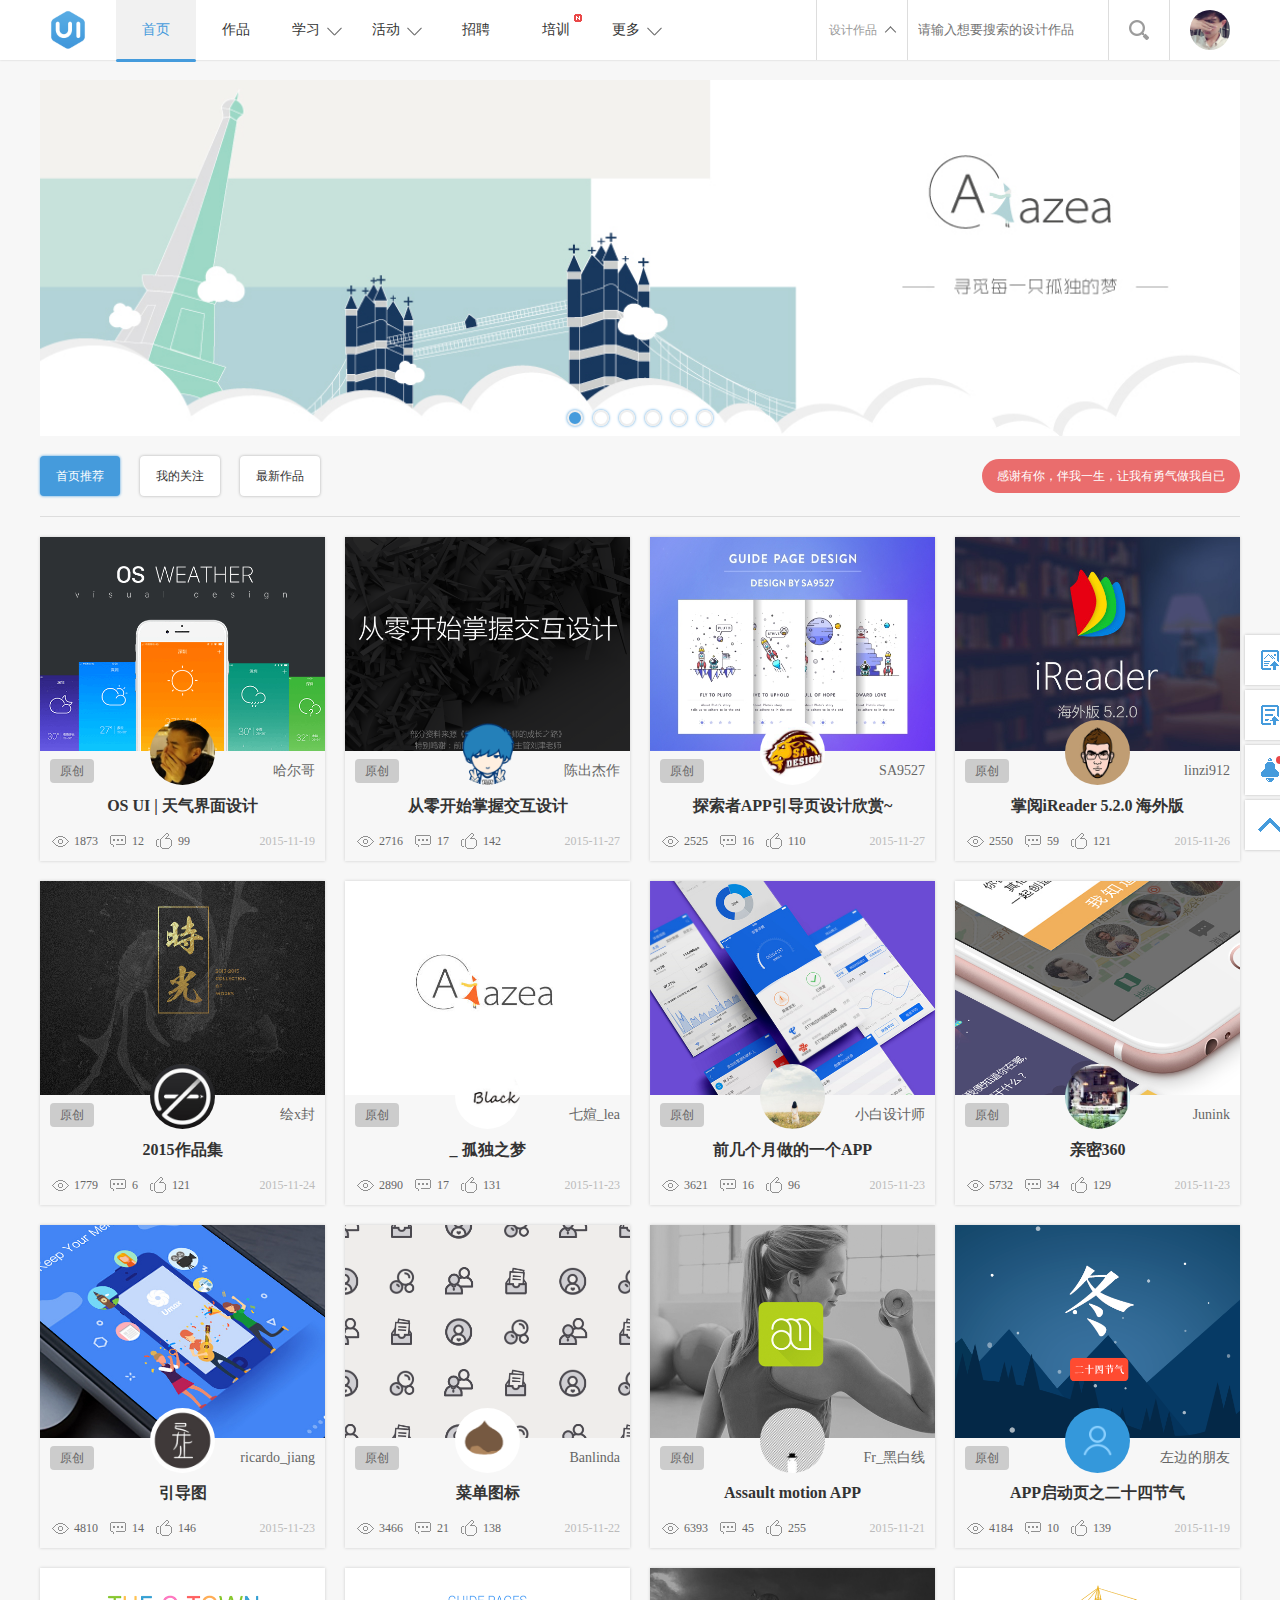
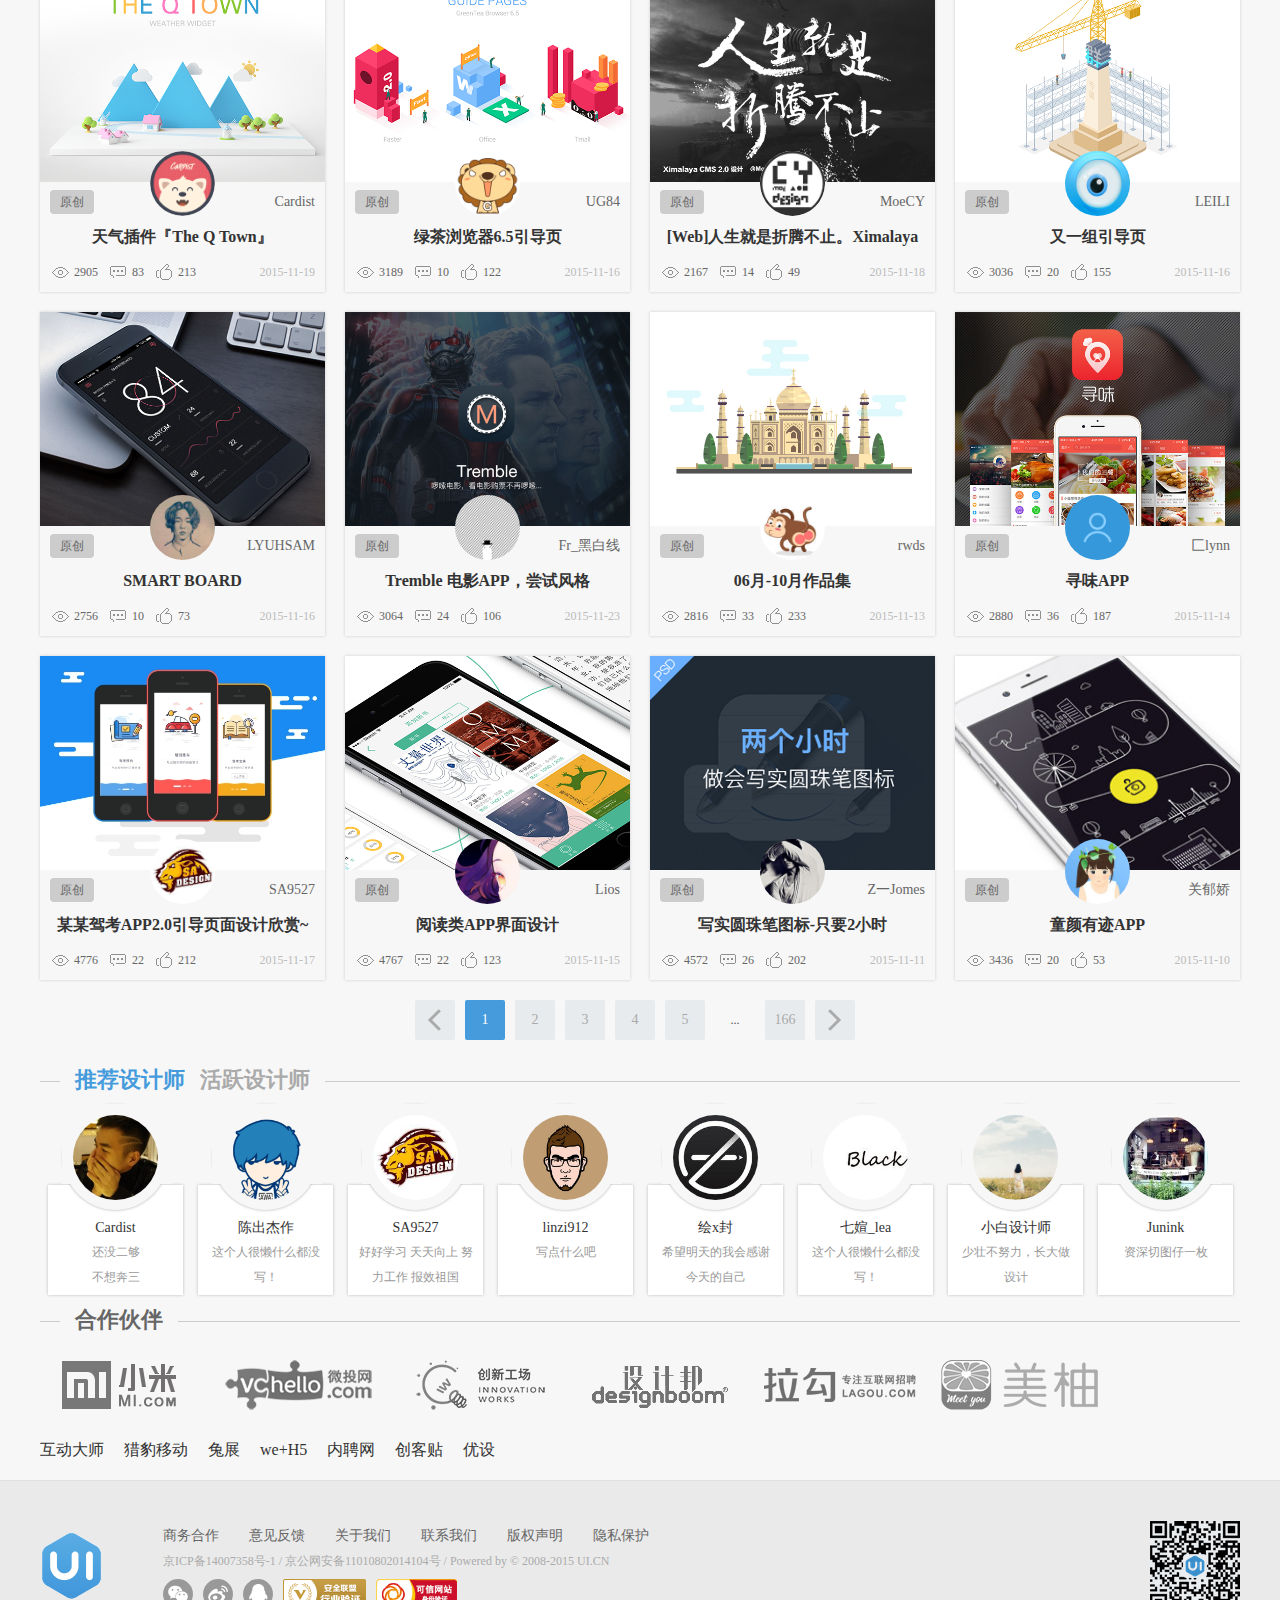
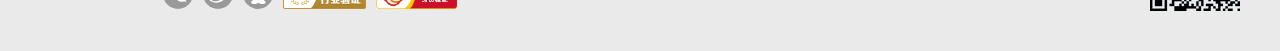
<file: UI/index.html>
<html>
<head>
<meta charset="utf-8">
<title>UI中国-专业界面交互设计平台</title>
<link href="css/base.css" rel="stylesheet" type="text/css">
<script src="js/jquery.js"></script>
<script src="js/index.js"></script>
<script src="js/osSlider.js"></script>

</head>

<body>

<!-- 顶部导航 -->

<div class="top">
  <div class="toper">
  
    <div class="logo"><a href="index.html"><img src="images/logo.png"></a></div>
    
    <div class="nav">
      <ul>
        <li class="nav-li"><a href="index.html">首页</a></li>
        <li><a href="work.html">作品</a></li>
        <li>
          <a href="exp.html" class="text-left nav-120">学习</a>
          <dl class="nav-120"><dd><i></i><a href="#">专题</a></dd><dd><i></i><a href="#">教程</a></dd><dd><i></i><a href="#">书籍</a></dd></dl>
        </li>
        <li>
          <a href="activity.html" class="text-left nav-80">活动</a>
          <dl class="nav-80"><dd><i></i><a href="#">UTalk</a></dd><dd><i></i><a href="#">设计大赛</a></dd></dl>
        </li>
        <li><a href="job.html">招聘</a></li>
        <li class="nav-new"><a href="peixun.html">培训</a></li>
        <li>
          <a href="move.html" class="text-left">更多</a>
          <dl class="nav-160"><dd><i></i><a href="#">灵感</a></dd><dd><i></i><a href="#">工具</a></dd><dd><i></i><a href="#">话题</a></dd><dd><i></i><a href="#">主题学院</a></dd></dl>
        </li>
      </ul>
    </div>
    
    <div class="top-login">
      <a href="login.html" class="top-head none"><img src="images/not-head.png"></a>
      <div class="top-head">
        <a href="user.html"><img src="images/head.png"></a>
        <ul>
          <li><a href="#">我的作品</a></li>
          <li><a href="#">我的收藏</a></li>
          <li><a href="#">我的简历</a></li>
          <li><a href="#">修改资料</a></li>
          <li><a href="#">退出登录</a></li>
        </ul>
      </div>
    </div>
    
    <div class="top-search">
      <div class="top-search-left">
        <span>设计作品</span>
        <ul>
          <li>设计作品</li>
          <li>经验文章</li>
          <li>源文件</li>
          <li>设计狮</li>
          <li>灵感</li>
          <li>话题</li>
        </ul>
      </div>
      <div class="top-search-right">
        <input type="text" placeholder="请输入想要搜索的设计作品"><span></span>
      </div>
    </div>
    
  </div>
</div>

<!-- 顶部导航 end -->

<!-- banner -->

<div class="slider">
  <ul class="slider-main">
	<li><a href="#"><img src="images/banner/01.png"></a></li>
	<li><a href="#"><img src="images/banner/02.png"></a></li>
	<li><a href="#"><img src="images/banner/03.png"></a></li>
	<li><a href="#"><img src="images/banner/04.png"></a></li>
    <li><a href="#"><img src="images/banner/05.png"></a></li>
	<li><a href="#"><img src="images/banner/06.png"></a></li>
  </ul>
</div>
<script>
var slider = new osSlider({ //开始创建效果
  pNode:'.slider', //容器的选择器 必填
  cNode:'.slider-main li', //轮播体的选择器 必填
  speed:6000, //速度 默认3000 可不填写
  autoPlay:true //是否自动播放 默认true 可不填写
});
</script>

<!-- banner end -->

<!-- main -->

<div class="main">
  <div class="main-top">
    <div class="main-nav">
      <a href="#" class="main-nav-a">首页推荐</a>
      <a href="#">我的关注</a>
      <a href="#">最新作品</a>
    </div>
    <div class="main-gg">
      <span class="o1"><i>感谢有你，伴我一生，让我有勇气做我自已</i></span>
      <span class="o0"><i>只有自己足够强大，才不会被别人践踏</i></span>
      <span class="o0"><i>其实赖于基因技术，外加记忆（灵魂）转移，我们就可以永生啦</i></span>
      <span class="o0"><i>一个正常人，每天至少要拥抱八次</i></span>
      <span class="o0"><i>清除浏览器缓存</i></span>
      <span class="o0"><i>UI中国招聘频道全新改版</i></span>
    </div>
  </div>
  <div class="main-box">
    <ul>
      <li>
        <img src="images/word-img/01.gif">
        <a href="#" class="main-text"><span>设计目标：微创新、差异化、简洁美.设计分析：设计前期，分析了市面上主流的OS天气做法，发现天气的首页大多数都是动态背景+一周实时天气的呈现方式。</span><i>&nbsp;</i></a>
        <div class="main-head"><a href="#"><img src="images/user-head/01.png"></a></div>
        <div class="main-tips"><span>原创</span><a href="#" class="main-user">哈尔哥</a></div>
        <div class="main-name"><a href="#">OS UI | 天气界面设计</a></div>
        <div class="main-pic"><span title="浏览数">1873</span><span title="评论数">12</span><span title="点赞数">99</span><i>2015-11-19</i></div>
      </li>
      <li>
        <img src="images/word-img/02.png">
        <a href="#" class="main-text"><span>作者太懒、什么都没有写<br>——《小编字》</span><i>&nbsp;</i></a>
        <div class="main-head"><a href="#"><img src="images/user-head/02.png"></a></div>
        <div class="main-tips"><span>原创</span><a href="#" class="main-user">陈出杰作</a></div>
        <div class="main-name"><a href="#">从零开始掌握交互设计</a></div>
        <div class="main-pic"><span title="浏览数">2716</span><span title="评论数">17</span><span title="点赞数">142</span><i>2015-11-27 </i></div>
      </li>
      <li>
        <img src="images/word-img/03.png">
        <a href="#" class="main-text"><span>探索者APP项目引导页面设计欣赏~项目还在开发中，敬请期待哦~</span><i>&nbsp;</i></a>
        <div class="main-head"><a href="#"><img src="images/user-head/03.png"></a></div>
        <div class="main-tips"><span>原创</span><a href="#" class="main-user">SA9527</a></div>
        <div class="main-name"><a href="#">探索者APP引导页设计欣赏~</a></div>
        <div class="main-pic"><span title="浏览数">2525</span><span title="评论数">16</span><span title="点赞数">110</span><i>2015-11-27</i></div>
      </li>
      <li>
        <img src="images/word-img/04.png">
        <a href="#" class="main-text"><span>>作者太懒、什么都没有写<br>——《小编字》</span><i>&nbsp;</i></a>
        <div class="main-head"><a href="#"><img src="images/user-head/04.png"></a></div>
        <div class="main-tips"><span>原创</span><a href="#" class="main-user">linzi912</a></div>
        <div class="main-name"><a href="#">掌阅iReader 5.2.0 海外版</a></div>
        <div class="main-pic"><span title="浏览数">2550</span><span title="评论数">59</span><span title="点赞数">121</span><i>2015-11-26</i></div>
      </li>
      <li>
        <img src="images/word-img/05.png">
        <a href="#" class="main-text"><span>作者太懒、什么都没有写<br>——《小编字》</span><i>&nbsp;</i></a>
        <div class="main-head"><a href="#"><img src="images/user-head/05.png"></a></div>
        <div class="main-tips"><span>原创</span><a href="#" class="main-user">绘x封</a></div>
        <div class="main-name"><a href="#">2015作品集</a></div>
        <div class="main-pic"><span title="浏览数">1779</span><span title="评论数">6</span><span title="点赞数">121</span><i>2015-11-24</i></div>
      </li>
      <li>
        <img src="images/word-img/06.png">
        <a href="#" class="main-text"><span>未完。。做成明信片可好？</span><i>&nbsp;</i></a>
        <div class="main-head"><a href="#"><img src="images/user-head/06.png"></a></div>
        <div class="main-tips"><span>原创</span><a href="#" class="main-user">七媗_lea</a></div>
        <div class="main-name"><a href="#"><Azalea>_ 孤独之梦</a></div>
        <div class="main-pic"><span title="浏览数">2890</span><span title="评论数">17</span><span title="点赞数">131</span><i>2015-11-23</i></div>
      </li>
      <li>
        <img src="images/word-img/07.png">
        <a href="#" class="main-text"><span>作者太懒、什么都没有写<br>——《小编字》</span><i>&nbsp;</i></a>
        <div class="main-head"><a href="#"><img src="images/user-head/07.png"></a></div>
        <div class="main-tips"><span>原创</span><a href="#" class="main-user">小白设计师</a></div>
        <div class="main-name"><a href="#">前几个月做的一个APP</a></div>
        <div class="main-pic"><span title="浏览数">3621</span><span title="评论数">16</span><span title="点赞数">96</span><i>2015-11-23</i></div>
      </li>
      <li>
        <img src="images/word-img/08.png">
        <a href="#" class="main-text"><span>亲密360陪我的这段奇幻之旅不知不觉中已走了一年,总会忍不住回望来路.它的波折,它的坎坷时常让我迷茫,也让我知道我必须向前.现在,亲密360终于已经有了50万用户</span><i>&nbsp;</i></a>
        <div class="main-head"><a href="#"><img src="images/user-head/08.png"></a></div>
        <div class="main-tips"><span>原创</span><a href="#" class="main-user">Junink</a></div>
        <div class="main-name"><a href="#">亲密360</a></div>
        <div class="main-pic"><span title="浏览数">5732</span><span title="评论数">34</span><span title="点赞数">129</span><i>2015-11-23</i></div>
      </li>
      <li>
        <img src="images/word-img/09.png">
        <a href="#" class="main-text"><span>作者太懒、什么都没有写<br>——《小编字》</span><i>&nbsp;</i></a>
        <div class="main-head"><a href="#"><img src="images/user-head/09.png"></a></div>
        <div class="main-tips"><span>原创</span><a href="#" class="main-user">ricardo_jiang</a></div>
        <div class="main-name"><a href="#">引导图</a></div>
        <div class="main-pic"><span title="浏览数">4810</span><span title="评论数">14</span><span title="点赞数">146</span><i>2015-11-23</i></div>
      </li>
      <li>
        <img src="images/word-img/10.gif">
        <a href="#" class="main-text"><span>作者太懒、什么都没有写<br>——《小编字》</span><i>&nbsp;</i></a>
        <div class="main-head"><a href="#"><img src="images/user-head/10.gif"></a></div>
        <div class="main-tips"><span>原创</span><a href="#" class="main-user">Banlinda</a></div>
        <div class="main-name"><a href="#">菜单图标</a></div>
        <div class="main-pic"><span title="浏览数">3466</span><span title="评论数">21</span><span title="点赞数">138</span><i>2015-11-22</i></div>
      </li>
      <li>
        <img src="images/word-img/11.png">
        <a href="#" class="main-text"><span>生活的压力，工作的忙碌，快节奏的城市生活，让我们没来得及做完手上事，就要准备下一项“命运”的安排，仿佛冥冥中我们都早已习惯了在如此固定的路线上一条路走到黑，直到，时过境迁，才顿感“吾已老矣”，恍然发现···</span><i>&nbsp;</i></a>
        <div class="main-head"><a href="#"><img src="images/user-head/11.png"></a></div>
        <div class="main-tips"><span>原创</span><a href="#" class="main-user">Fr_黑白线</a></div>
        <div class="main-name"><a href="#">Assault motion APP</a></div>
        <div class="main-pic"><span title="浏览数">6393</span><span title="评论数">45</span><span title="点赞数">255</span><i>2015-11-21</i></div>
      </li>
      <li>
        <img src="images/word-img/12.png">
        <a href="#" class="main-text"><span>给公司app做的启动页</span><i>&nbsp;</i></a>
        <div class="main-head"><a href="#"><img src="images/user-head/12.png"></a></div>
        <div class="main-tips"><span>原创</span><a href="#" class="main-user">左边的朋友</a></div>
        <div class="main-name"><a href="#">APP启动页之二十四节气</a></div>
        <div class="main-pic"><span title="浏览数">4184</span><span title="评论数">10</span><span title="点赞数">139</span><i>2015-11-19</i></div>
      </li>
      <li>
        <img src="images/word-img/13.png">
        <a href="#" class="main-text"><span>想做一个干净的纯粹的小场景来展示天气的变化。</span><i>&nbsp;</i></a>
        <div class="main-head"><a href="#"><img src="images/user-head/13.png"></a></div>
        <div class="main-tips"><span>原创</span><a href="#" class="main-user">Cardist</a></div>
        <div class="main-name"><a href="#">天气插件『The Q Town』</a></div>
        <div class="main-pic"><span title="浏览数">2905</span><span title="评论数">83</span><span title="点赞数">213</span><i>2015-11-19</i></div>
      </li>
      <li>
        <img src="images/word-img/14.png">
        <a href="#" class="main-text"><span>绿茶浏览器6.5引导页</span><i>&nbsp;</i></a>
        <div class="main-head"><a href="#"><img src="images/user-head/14.png"></a></div>
        <div class="main-tips"><span>原创</span><a href="#" class="main-user">UG84</a></div>
        <div class="main-name"><a href="#">绿茶浏览器6.5引导页</a></div>
        <div class="main-pic"><span title="浏览数">3189</span><span title="评论数">10</span><span title="点赞数">122</span><i>2015-11-16</i></div>
      </li>
      <li>
        <img src="images/word-img/15.png">
        <a href="#" class="main-text"><span>做CMS对UI设计师来说还是有用的，可以学习到很多交互上、使用上的东西。一步步的总结经验，很享受过程（其实也就一天半...然后飞机了..）因为有了现成的框架，就不需要我这里再出UI的，于是乎喜闻乐见的飞机稿...</span><i>&nbsp;</i></a>
        <div class="main-head"><a href="#"><img src="images/user-head/15.png"></a></div>
        <div class="main-tips"><span>原创</span><a href="#" class="main-user">MoeCY</a></div>
        <div class="main-name"><a href="#">[Web]人生就是折腾不止。Ximalaya CMS2.0</a></div>
        <div class="main-pic"><span title="浏览数">2167</span><span title="评论数">14</span><span title="点赞数">49</span><i>2015-11-18</i></div>
      </li>
      <li>
        <img src="images/word-img/16.png">
        <a href="#" class="main-text"><span>一款app的引导页，产品给完文案后，尝试用另外一种风格来诠释文字表达的意思。</span><i>&nbsp;</i></a>
        <div class="main-head"><a href="#"><img src="images/user-head/16.png"></a></div>
        <div class="main-tips"><span>原创</span><a href="#" class="main-user">LEILI</a></div>
        <div class="main-name"><a href="#">又一组引导页</a></div>
        <div class="main-pic"><span title="浏览数">3036</span><span title="评论数">20</span><span title="点赞数">155</span><i>2015-11-16</i></div>
      </li>
      <li>
        <img src="images/word-img/17.png">
        <a href="#" class="main-text"><span>作者太懒、什么都没有写<br>——《小编字》</span><i>&nbsp;</i></a>
        <div class="main-head"><a href="#"><img src="images/user-head/17.png"></a></div>
        <div class="main-tips"><span>原创</span><a href="#" class="main-user">LYUHSAM</a></div>
        <div class="main-name"><a href="#">SMART BOARD</a></div>
        <div class="main-pic"><span title="浏览数">2756</span><span title="评论数">10</span><span title="点赞数">73</span><i>2015-11-16</i></div>
      </li>
      <li>
        <img src="images/word-img/18.png">
        <a href="#" class="main-text"><span>——每一款应用都会日益趋于强大，伴随内容的增多，然并没有对已有功能进行相应的精简，每一款应用，人们可应用的范围都是有限的。——啰嗦，旨在竟可能减少多余操作步骤，更加直观快捷的去选取喜好...</span><i>&nbsp;</i></a>
        <div class="main-head"><a href="#"><img src="images/user-head/18.png"></a></div>
        <div class="main-tips"><span>原创</span><a href="#" class="main-user">Fr_黑白线</a></div>
        <div class="main-name"><a href="#">Tremble 电影APP，尝试风格</a></div>
        <div class="main-pic"><span title="浏览数">3064</span><span title="评论数">24</span><span title="点赞数">106</span><i>2015-11-23</i></div>
      </li>
      <li>
        <img src="images/word-img/19.png">
        <a href="#" class="main-text"><span>好久没发练习作品了，因为在尝试之前没怎么做过的。看过我之前作品的都知道大部分都是拟物化的，但是毕竟现在还是扁平比较流行～而且我也觉得各有各的特色，都很喜欢。练习了一阵之后也是发现扁平的难度一点也不比拟物的差。。。。</span><i>&nbsp;</i></a>
        <div class="main-head"><a href="#"><img src="images/user-head/19.png"></a></div>
        <div class="main-tips"><span>原创</span><a href="#" class="main-user">rwds</a></div>
        <div class="main-name"><a href="#">06月-10月作品集</a></div>
        <div class="main-pic"><span title="浏览数">2816</span><span title="评论数">33</span><span title="点赞数">233</span><i>2015-11-13</i></div>
      </li>
      <li>
        <img src="images/word-img/20.png">
        <a href="#" class="main-text"><span>这是一款以推荐地方特色美食，提前预定餐位为主要功能的美食类APP，也是第一次尝试，由自己独立构思功能，制作原型图到完成设计的练习。虽然还有很多不足之处，但对自己来说也是一个全新的开始，未来的设计路上，我会更加努力~~</span><i>&nbsp;</i></a>
        <div class="main-head"><a href="#"><img src="images/user-head/20.png"></a></div>
        <div class="main-tips"><span>原创</span><a href="#" class="main-user">匚lynn</a></div>
        <div class="main-name"><a href="#">寻味APP</a></div>
        <div class="main-pic"><span title="浏览数">2880</span><span title="评论数">36</span><span title="点赞数">187</span><i>2015-11-14</i></div>
      </li>
      <li>
        <img src="images/word-img/21.png">
        <a href="#" class="main-text"><span>这段日子一直在忙湖南驾考APP的项目开发，这是过稿的H5页面设计欣赏~大家可以在16年初通过安卓或苹果应用商城下载哦~</span><i>&nbsp;</i></a>
        <div class="main-head"><a href="#"><img src="images/user-head/21.png"></a></div>
        <div class="main-tips"><span>原创</span><a href="#" class="main-user">SA9527</a></div>
        <div class="main-name"><a href="#">某某驾考APP2.0引导页面设计欣赏~</a></div>
        <div class="main-pic"><span title="浏览数">4776</span><span title="评论数">22</span><span title="点赞数">212</span><i>2015-11-17</i></div>
      </li>
      <li>
        <img src="images/word-img/22.png">
        <a href="#" class="main-text"><span>一个概念作品<br>通过阅读第一本书获得积分，换取阅读其他书的机会。<br>制定每日阅读计划，科学读书~</span><i>&nbsp;</i></a>
        <div class="main-head"><a href="#"><img src="images/user-head/22.png"></a></div>
        <div class="main-tips"><span>原创</span><a href="#" class="main-user">Lios</a></div>
        <div class="main-name"><a href="#">阅读类APP界面设计</a></div>
        <div class="main-pic"><span title="浏览数">4767</span><span title="评论数">22</span><span title="点赞数">123</span><i>2015-11-15</i></div>
      </li>
      <li>
        <img src="images/word-img/23.png">
        <a href="#" class="main-text"><span>周三了~发一波作品，顺带附上PSD，喜欢点赞啦~</span><i>&nbsp;</i></a>
        <div class="main-head"><a href="#"><img src="images/user-head/23.png"></a></div>
        <div class="main-tips"><span>原创</span><a href="#" class="main-user">Z一Jomes</a></div>
        <div class="main-name"><a href="#">写实圆珠笔图标-只要2小时</a></div>
        <div class="main-pic"><span title="浏览数">4572</span><span title="评论数">26</span><span title="点赞数">202</span><i>2015-11-11</i></div>
      </li>
      <li>
        <img src="images/word-img/24.png">
        <a href="#" class="main-text"><span>作者太懒、什么都没有写<br>——《小编字》</span><i>&nbsp;</i></a>
        <div class="main-head"><a href="#"><img src="images/user-head/24.png"></a></div>
        <div class="main-tips"><span>原创</span><a href="#" class="main-user">关郁娇</a></div>
        <div class="main-name"><a href="#">童颜有迹APP</a></div>
        <div class="main-pic"><span title="浏览数">3436</span><span title="评论数">20</span><span title="点赞数">53</span><i>2015-11-10</i></div>
      </li>
    </ul>
    
  </div><div class="clear"></div>
</div>

<div class="main-page">
  <ul>
    <li><a href="#" class="main-page-left"></a></li>
    <li><a href="#" class="main-page-on">1</a></li>
    <li><a href="#">2</a></li>
    <li><a href="#">3</a></li>
    <li><a href="#">4</a></li>
    <li><a href="#">5</a></li>
    <li>...</li>
    <li><a href="#">166</a></li>
    <li><a href="#" class="main-page-right"></a></li>
  </ul>
</div>

<!-- main end -->

<!-- UI Design -->

<div class="design">
  <div class="design-bt"><span><i class="design-bt-i">推荐设计师</i><i style="margin-left:15px;">活跃设计师</i></span></div>
  <div class="design-box">
    <ul>
      <li>
        <a href="#" class="design-head"><img src="images/user-head/01.png"></a>
        <div class="design-txt">
          <a href="#">Cardist</a>
          <span>还没二够<br>不想奔三</span>
        </div>
      </li>
      <li>
        <a href="#" class="design-head"><img src="images/user-head/02.png"></a>
        <div class="design-txt">
          <a href="#">陈出杰作</a>
          <span>这个人很懒什么都没写！</span>
        </div>
      </li>
      <li>
        <a href="#" class="design-head"><img src="images/user-head/03.png"></a>
        <div class="design-txt">
          <a href="#">SA9527</a>
          <span>好好学习 天天向上 努力工作 报效祖国</span>
        </div>
      </li>
      <li>
        <a href="#" class="design-head"><img src="images/user-head/04.png"></a>
        <div class="design-txt">
          <a href="#">linzi912</a>
          <span>写点什么吧</span>
        </div>
      </li>
      <li>
        <a href="#" class="design-head"><img src="images/user-head/05.png"></a>
        <div class="design-txt">
          <a href="#">绘x封</a>
          <span>希望明天的我会感谢今天的自己</span>
        </div>
      </li>
      <li>
        <a href="#" class="design-head"><img src="images/user-head/06.png"></a>
        <div class="design-txt">
          <a href="#">七媗_lea</a>
          <span>这个人很懒什么都没写！</span>
        </div>
      </li>
      <li>
        <a href="#" class="design-head"><img src="images/user-head/07.png"></a>
        <div class="design-txt">
          <a href="#">小白设计师</a>
          <span>少壮不努力，长大做设计</span>
        </div>
      </li>
      <li>
        <a href="#" class="design-head"><img src="images/user-head/08.png"></a>
        <div class="design-txt">
          <a href="#">Junink</a>
          <span>资深切图仔一枚</span>
        </div>
      </li>
    </ul>
    <ul>
      <li>
        <a href="#" class="design-head"><img src="images/user-head/13.png"></a>
        <div class="design-txt">
          <a href="#">Cardist</a>
          <span>老板，要切图吗？买一斤送一斤~(´-ω-`)</span>
        </div>
      </li>
      <li>
        <a href="#" class="design-head"><img src="images/user-head/14.png"></a>
        <div class="design-txt">
          <a href="#">UG84</a>
          <span>Stay hungry. Stay foolish.</span>
        </div>
      </li>
      <li>
        <a href="#" class="design-head"><img src="images/user-head/15.png"></a>
        <div class="design-txt">
          <a href="#">MoeCY</a>
          <span>有梦想的年轻人。</span>
        </div>
      </li>
      <li>
        <a href="#" class="design-head"><img src="images/user-head/16.png"></a>
        <div class="design-txt">
          <a href="#">LEILI</a>
          <span>好好设计 天天学习</span>
        </div>
      </li>
      <li>
        <a href="#" class="design-head"><img src="images/user-head/17.png"></a>
        <div class="design-txt">
          <a href="#">LYUHSAM</a>
          <span>U KNOW WHO I M</span>
        </div>
      </li>
      <li>
        <a href="#" class="design-head"><img src="images/user-head/18.png"></a>
        <div class="design-txt">
          <a href="#">Fr_黑白线</a>
          <span>抹掉我的缺点，我的优点也将逝去。</span>
        </div>
      </li>
      <li>
        <a href="#" class="design-head"><img src="images/user-head/19.png"></a>
        <div class="design-txt">
          <a href="#">rwds</a>
          <span>https://dribbble.com/rwds</span>
        </div>
      </li>
      <li>
        <a href="#" class="design-head"><img src="images/user-head/20.png"></a>
        <div class="design-txt">
          <a href="#">SA9527</a>
          <span>好好学习 天天向上 努力工作 报效祖国</span>
        </div>
      </li>
    </ul>
  </div>
</div>

<!-- UI Design end -->

<!-- line -->

<div class="line">
  <div class="line-bt"><i></i><span>合作伙伴</span></div>
  <div class="line-box">
    <ul>
      <li><a href="#"><img src="images/line-01.png"></a></li>
      <li><a href="#"><img src="images/line-02.png"></a></li>
      <li><a href="#"><img src="images/line-03.png"></a></li>
      <li><a href="#"><img src="images/line-04.png"></a></li>
      <li><a href="#"><img src="images/line-05.png"></a></li>
      <li><a href="#"><img src="images/line-06.png"></a></li>
    </ul>
  </div>
  <div class="line-txt">
    <a href="#">互动大师</a>
    <a href="#">猎豹移动</a>
    <a href="#">兔展</a>
    <a href="#">we+H5</a>
    <a href="#">内聘网</a>
    <a href="#">创客贴</a>
    <a href="#">优设</a>
  </div>
</div>

<!-- line end -->

<div class="clear"></div>

<!-- footer -->

<footer>
  <div class="footer-ner">
    <div class="footer-logo"><a href="index.html"><img src="images/logo.png"></a></div>
    <div class="footer-box">
      <div class="footer-nav">
        <a href="#">商务合作</a>
        <a href="#">意见反馈</a>
        <a href="#">关于我们</a>
        <a href="#">联系我们</a>
        <a href="#">版权声明</a>
        <a href="#">隐私保护</a>
      </div>
      <div class="footer-copy"><a href="#">京ICP备14007358号-1</a> / 京公网安备11010802014104号 / Powered by © 2008-2015 UI.CN</div>
      <div class="footer-img">
        <ul>
          <li><a href="#"><img src="images/icon-wx.png"></a><span><img src="images/foot-wx.png"></span></li>
          <li><a href="#"><img src="images/icon-wb.png"></a></li>
          <li><a href="#"><img src="images/icon-qq.png"></a></li>
        </ul>
        <i><a href="#"><img src="images/hy_83x30.png"></a></i>
        <i><a href="#"><img src="images/cnnic.png"></a></i>
      </div>
    </div>
  </div>
</footer>

<!-- footer end  -->

<!-- 侧边导航 -->

<div class="float-menu">
  <ul>
    <li><a href="work.html" class="float-a"><img src="images/work-jpg.png"><span>上传<br>作品</span></a></li>
    <li><a href="exp.html" class="float-a"><img src="images/work-text.png"><span>上传<br>经验</span></a></li>
    <li>
      <div class="float-a t-d"><img src="images/tips.png"><span>消息<br>提示</span><i></i></div>
      <div class="float-box">
        <dl>
          <dt class="dian" title="私信"><i></i></dt>
          <dt title="回复"><i></i></dt>
          <dt title="收藏"><i></i></dt>
          <dt title="点赞"><i></i></dt>
          <dt title="关注"><i></i></dt>
          <dt title="系统提示"><i></i></dt>
        </dl>
        <div class="float-info">
          <a href="#" class="float-move">点击查看更多</a>
          <div class="float-no">没有此类消息</div>
          <div class="float-line">
            <a href="#"><span><strong>UI中国管理员 - 小U妹</strong> 私信你了,快去看看吧!</span><i>11/18 15:33</i></a>
          </div>
          <div class="float-line">
            <a href="#"><span><strong>UI中国管理员 - 小U妹</strong> 私信你了,快去看看吧!</span><i>11/18 15:33</i></a>
          </div>
          <div class="float-line">
            <a href="#"><span><strong>UI中国管理员 - 小U妹</strong> 私信你了,快去看看吧!</span><i>11/18 15:33</i></a>
          </div>
          <div class="float-line">
            <a href="#"><span><strong>UI中国管理员 - 小U妹</strong> 私信你了,快去看看吧!</span><i>11/18 15:33</i></a>
          </div>
        </div>
        <div class="float-info">
          <a href="#" class="float-move">点击查看更多</a>
          <div class="float-no">没有此类消息</div>
          <div class="float-line">
            <span><a href="#">腾讯ISUX</a>  回复了你在文章<a href="#">《面向设计的半封装web组件开发》</a>中的评论。</span><i>11/18 15:33</i><div class="float-hf">回复</div>
          </div>
          <div class="float-line">
            <span><a href="#">iconsbox</a>  回复了你在文章<a href="#">《面向设计的半封装web组件开发》</a>中的评论。</span><i>11/18 15:33</i><div class="float-hf">回复</div>
          </div>
          <div class="float-line">
            <span><a href="#">我是个安静的美男子</a>  回复了你在文章<a href="#">《面向设计的半封装web组件开发》</a>中的评论。</span><i>11/18 15:33</i><div class="float-hf">回复</div>
          </div>
          <div class="float-text"><input type="text" placeholder=""><span>发送</span></div>
        </div>
        <div class="float-info">
          <a href="#" class="float-move">点击查看更多</a>
          <div class="float-no">没有此类消息</div>
        </div>
        <div class="float-info">
          <a href="#" class="float-move">点击查看更多</a>
          <div class="float-no">没有此类消息</div>
          <div class="float-line">
            <span><a href="#">腾讯ISUX</a>赞了你的文章<a href="#">《面向设计的半封装web组件开发》</a></span><i>11/18 15:33</i>
          </div>
          <div class="float-line">
            <span><a href="#">腾讯ISUX</a>赞了你的文章<a href="#">《面向设计的半封装web组件开发》</a></span><i>11/18 15:33</i>
          </div>
          <div class="float-line">
            <span><a href="#">腾讯ISUX</a>赞了你的文章<a href="#">《面向设计的半封装web组件开发》</a></span><i>11/18 15:33</i>
          </div>
        </div>
        <div class="float-info">
          <a href="#" class="float-move">点击查看更多</a>
          <div class="float-no">没有此类消息</div>
          <div class="float-line">
            <span><a href="#">UI中国管理员 - 小U妹</a>关注了你</span><i>11/18 15:33</i>
          </div>
          <div class="float-line">
            <span><a href="#">UI中国管理员 - 小U妹</a>关注了你</span><i>11/18 15:33</i>
          </div>
          <div class="float-line">
            <span><a href="#">UI中国管理员 - 小U妹</a>关注了你</span><i>11/18 15:33</i>
          </div>
          <div class="float-line">
            <span><a href="#">UI中国管理员 - 小U妹</a>关注了你</span><i>11/18 15:33</i>
          </div>
        </div>
        <div class="float-info">
          <a href="#" class="float-move">点击查看更多</a>
          <div class="float-no">没有此类消息</div>
        </div>
      </div>
    </li>
    <li><a href="#" class="float-a go-top"><img src="images/go-top.png"><span>返回<br>顶部</span></a></li>
  </ul>  
</div>

<!-- 侧边导航 end -->

</body>
</html>
</file>
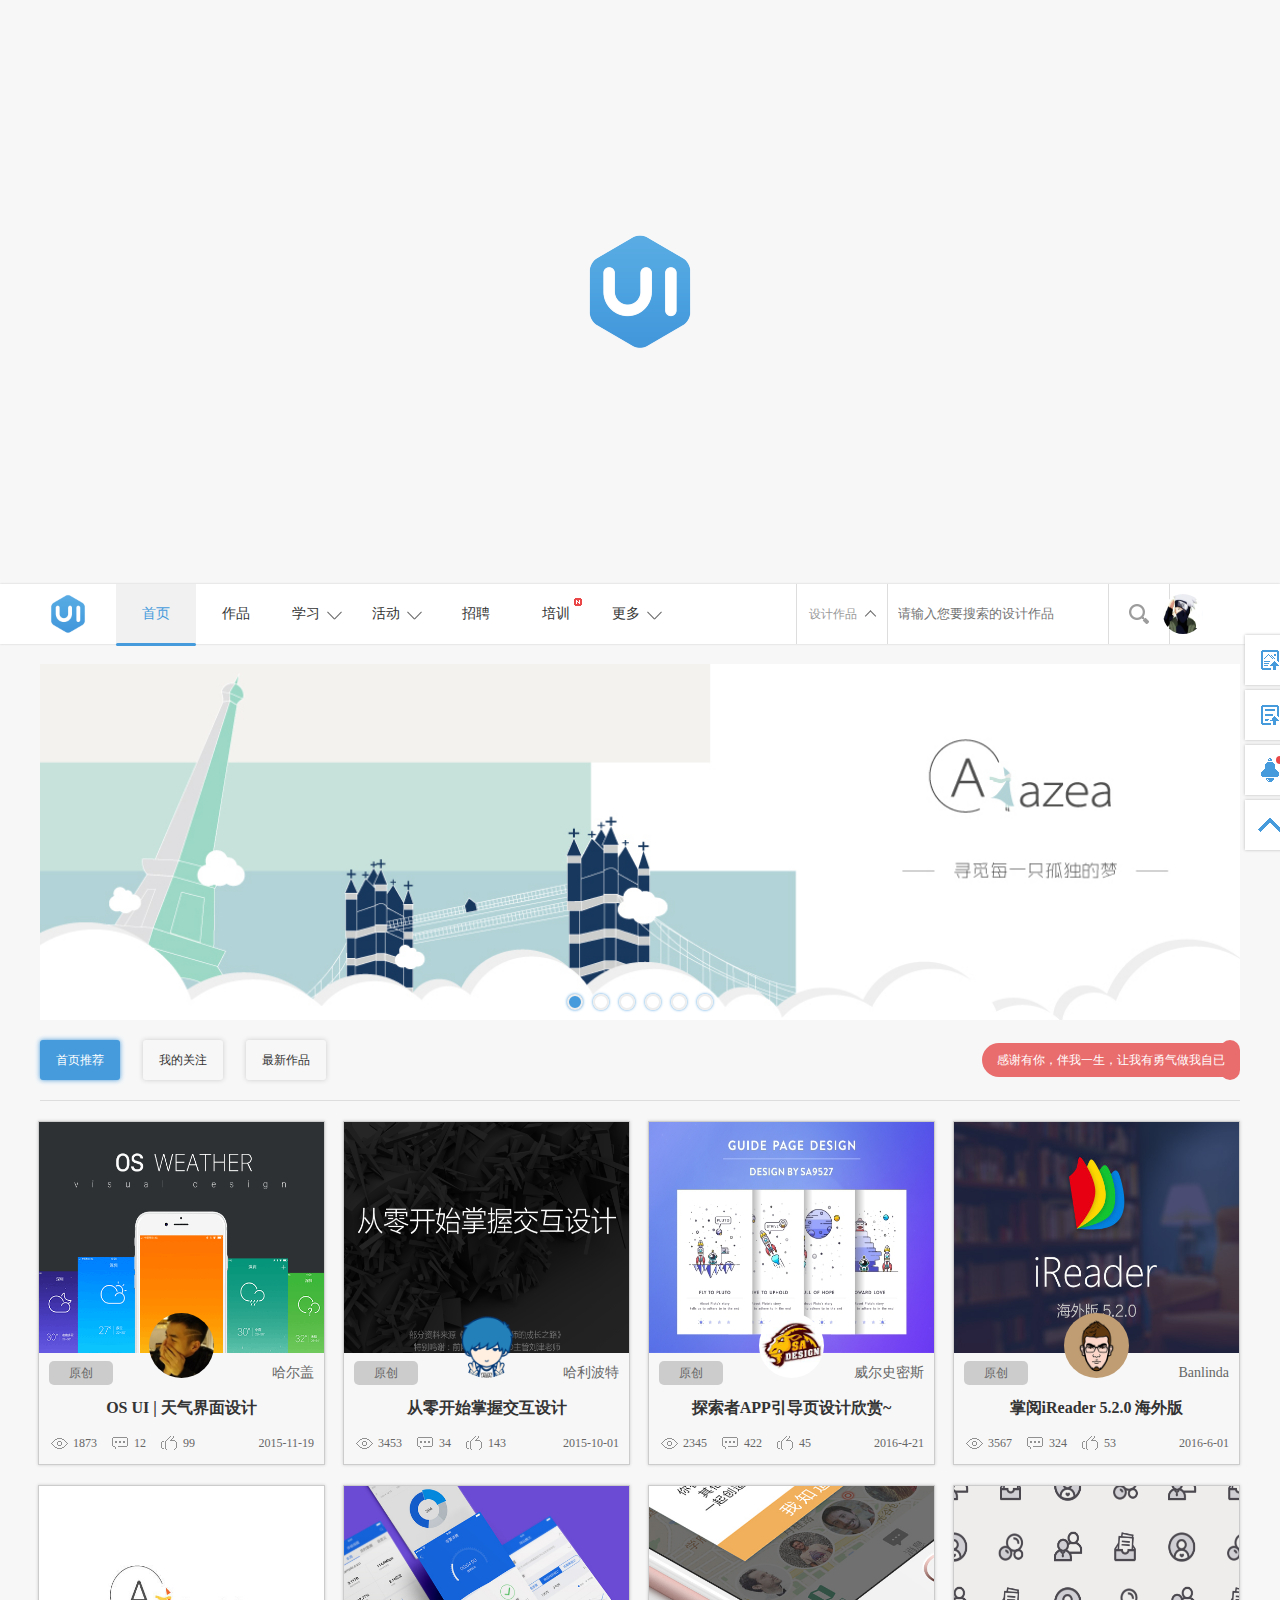
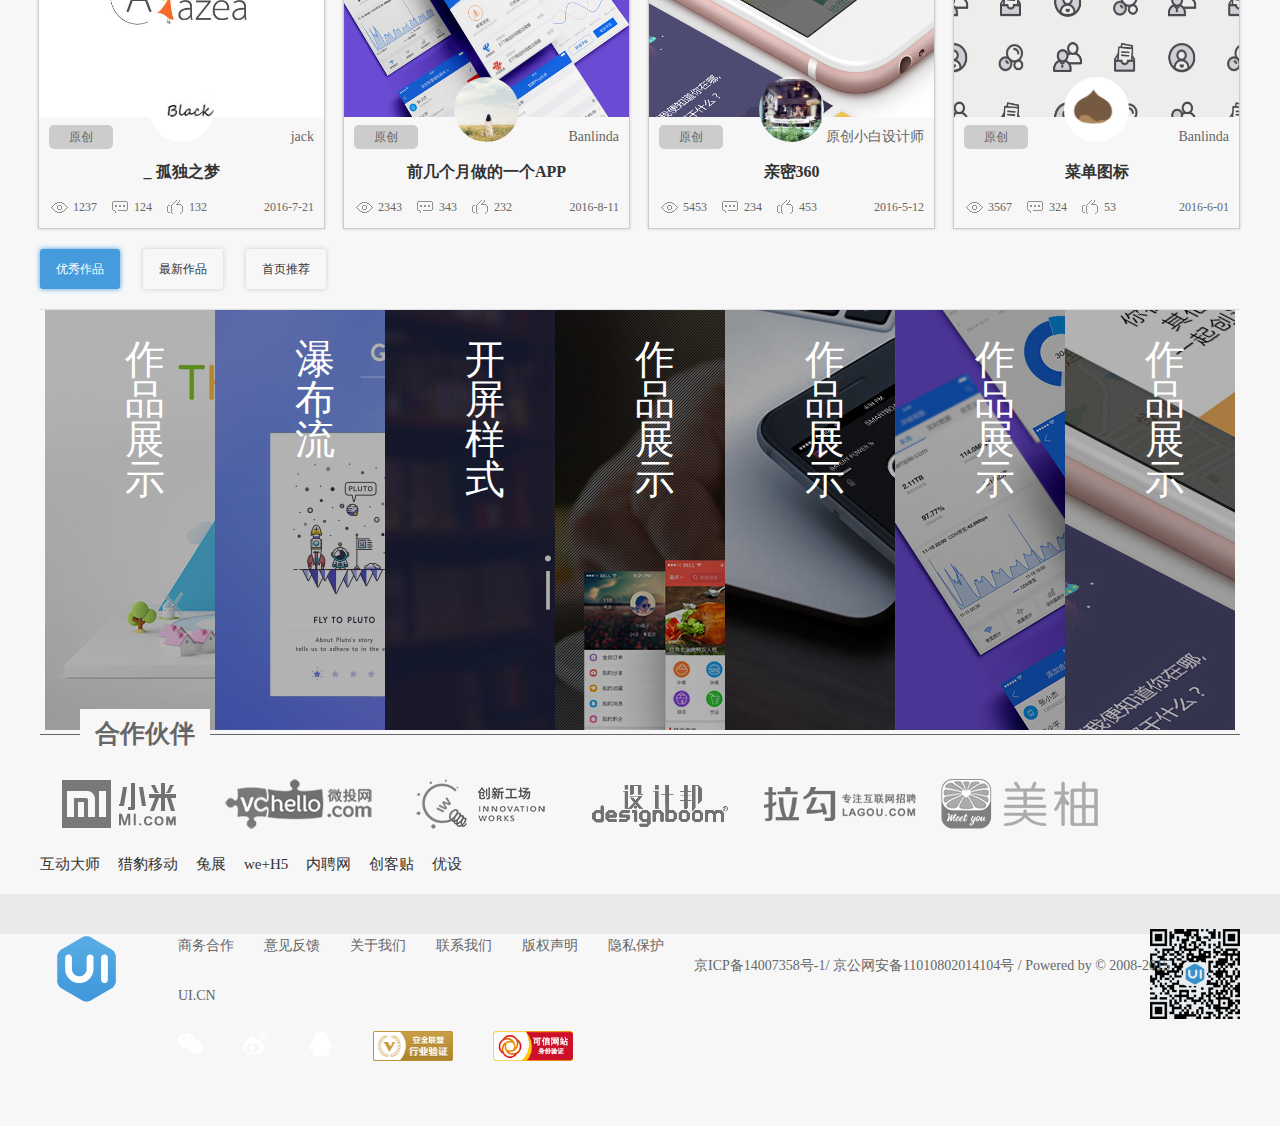
<file: xiangmuUI/index.html>
<!DOCTYPE html>
    <html>
    <head lang="en">
        <meta charset="UTF-8">
        <title>UI中国-专业界面交互设计平台</title>
        <link rel="stylesheet" href="css/index.css" type="text/css"/>
        <link rel="stylesheet" href="css/手风琴---.css"/>
        <link rel="stylesheet" href="css/footer-mian1.css"/>
        <link rel="stylesheet" href="css/base.css"/>
        <script src="js/jquery-1.12.2.js"></script>
        <script src="js/index.js"></script>
        <script src="js/osSlider.js"></script>
        <script src="js/osSlider.js"></script>
        <script src="js/shoufengqin---.js"></script>
    </head>
    <body>
    <!--S=顶部导航栏-->
    <div class="bgBox">
        <div class="logoBox">
            <img src="images/logo.png" alt=""/>
        </div>
    </div>
    <div class="top-nav">
        <div class="top-nav-w w">
             <div class="top-nav-logo fl">
                 <a href="#">
                     <img src="images/logo.png" width="36" height="40"/>
                 </a>
             </div>
            <div class="nav">
                <ul>
                    <li class="nav-li"><a href="index.html">首页</a></li>
                    <li><a href="#">作品</a></li>
                    <li>
                        <a href="baoUI.html" class="text-left nav-120">学习</a>
                        <dl class="nav-120"><dd><i></i><a href="#">专题</a></dd><dd><i></i><a href="#">教程</a></dd><dd><i></i><a href="#">书籍</a></dd></dl>
                    </li>
                    <li>
                        <a href="#" class="text-left nav-80">活动</a>
                        <dl class="nav-80"><dd><i></i><a href="#">UTalk</a></dd><dd><i></i><a href="#">设计大赛</a></dd></dl>
                    </li>
                    <li><a href="#">招聘</a></li>
                    <li class="nav-new"><a href="peixun.html">培训</a></li>
                    <li>
                        <a href="#" class="text-left">更多</a>
                        <dl class="nav-160"><dd><i></i><a href="#">灵感</a></dd><dd><i></i><a href="#">工具</a></dd><dd><i></i><a href="#">话题</a></dd><dd><i></i><a href="#">主题学院</a></dd></dl>
                    </li>
                </ul>
            </div>
            <div class="top-nav-search fr">
                <div class="top-nav-search-left fl">
                    <span>设计作品</span>
                    <ul>
                        <li>设计作品</li>
                        <li>经验文章</li>
                        <li>源文件</li>
                        <li>设计狮</li>
                        <li>灵感</li>
                        <li>话题</li>
                    </ul>
                </div>
                <div class="top-nav-search-right fl">
                    <input type="text" placeholder="请输入您要搜索的设计作品"/><span></span>
                </div>
            </div>
            <div class="top-nav-login">
                <div class="boxImg">
                    <img src="images/head.jpg" width="40" height="40" alt=""/>
                </div>
                <ul>
                    <li class="lis1"><b></b>我的作品</li>
                    <li class="lis2"><b></b>我的收藏</li>
                    <li class="lis3"><b></b>我的简历</li>
                    <li class="lis4"><b></b>修改资料</li>
                    <li class="lis5"><b></b>退出登录</li>
                </ul>
            </div>
        </div>
    </div>
    <!--E=顶部导航栏-->

    <!--S=轮播图部分-->
    <div class="slider">
        <ul class="slider-main">
            <li><a href="#"><img src="images/banner/01.png"></a></li>
            <li><a href="#"><img src="images/banner/02.png"></a></li>
            <li><a href="#"><img src="images/banner/03.png"></a></li>
            <li><a href="#"><img src="images/banner/04.png"></a></li>
            <li><a href="#"><img src="images/banner/05.png"></a></li>
            <li><a href="#"><img src="images/banner/06.png"></a></li>
        </ul>
    </div>
    <script>
        var slider = new osSlider({ //开始创建效果
            pNode:'.slider', //容器的选择器 必填
            cNode:'.slider-main li', //轮播体的选择器 必填
            speed:6000, //速度 默认3000 可不填写
            autoPlay:true //是否自动播放 默认true 可不填写
        });
    </script>
    <!--E=轮播图部分-->

    <!--S=首页内容部分-->
    <div class="main w">
        <div class="main-top">
            <div class="main-top-nav fl">
                <a href="#" class="main-top-nav-a1">首页推荐</a>
                <a href="#" class="main-top-nav-a2">我的关注</a>
                <a href="#" class="main-top-nav-a2">最新作品</a>
            </div>
            <div class="main-gg fr">
                <span class="s0 sh"><i>感谢有你，伴我一生，让我有勇气做我自已</i></span>
                <span class="s1"><i>只有自己足够强大，才不会被别人践踏</i></span>
                <span class="s2"><i>其实赖于基因技术，外加记忆（灵魂）转移，我们就可以永生啦</i></span>
                <span class="s3"><i>一个正常人，每天至少要拥抱八次</i></span>
                <span class="s4"><i>清除浏览器缓存</i></span>
                <span class="s5"><i>UI中国招聘频道全新改版</i></span>
            </div>
        </div>
        <div class="main-middle clearfix">
            <div class="main-middle-box fl">
                <div class="main-middle-box-img">
                    <a href="#">
                        <img src="images/word-img/01.gif" width="285" height="231" alt=""/>
                    </a>
                </div>
                <!--图片阴影遮挡层-->
                <a href="#" class="main-text"><span>设计目标：微创新、差异化、简洁美.设计分析：设计前期+一周实时天气的呈现方式。</span><i>&nbsp;</i></a>
                <!--头像部分-->
                <div class="p">
                    <img src="images/user-head/01.png" width="65" height="65" alt=""/>
                </div>
                <div class="userName">
                    <div class="userName-left fl">原创</div>
                    <a href="#">哈尔盖</a>
                </div>
                <div class="content-title">
                    <a href="#">OS UI | 天气界面设计</a>
                </div>
                <div class="content-tips">
                    <span title="浏览数" class="sp1">1873</span>
                    <span title="评论数" class="sp2">12</span>
                    <span title="点赞数" class="sp3">99</span>
                    <i>2015-11-19</i>
                </div>
            </div>

            <div class="main-middle-box fl">
                <div class="main-middle-box-img">
                    <a href="#">
                        <img src="images/word-img/02.png" width="285" height="231" alt=""/>
                    </a>
                </div>
                <a href="#" class="main-text"><span>设计前期，的首页大多数都是动态背景+一周实时天气的呈现方式。</span><i>&nbsp;</i></a>
                <div class="p">
                    <img src="images/user-head/02.png" width="65" height="65" alt=""/>
                </div>
                <div class="userName">
                    <div class="userName-left fl">原创</div>
                    <a href="#">哈利波特</a>
                </div>
                <div class="content-title">
                    <a href="#">从零开始掌握交互设计</a>
                </div>
                <div class="content-tips">
                    <span title="浏览数" class="sp1">3453</span>
                    <span title="评论数" class="sp2">34</span>
                    <span title="点赞数" class="sp3">143</span>
                    <i>2015-10-01</i>
                </div>
            </div>

            <div class="main-middle-box fl">
                <div class="main-middle-box-img">
                    <a href="#">
                        <img src="images/word-img/03.png" width="285" height="231" alt=""/>
                    </a>
                </div>
                <a href="#" class="main-text"><span>设计目标：微创新、差异化、简洁美.设计分析：设计前期，分析了市面上主流的OS天气做法，发现天气的首页大多数都是动态背景+一周实时天气的呈现方式。</span><i>&nbsp;</i></a>
                <div class="p">
                    <img src="images/user-head/03.png" width="65" height="65" alt=""/>
                </div>
                <div class="userName">
                    <div class="userName-left fl">原创</div>
                    <a href="#">威尔史密斯</a>
                </div>
                <div class="content-title">
                    <a href="#">探索者APP引导页设计欣赏~</a>
                </div>
                <div class="content-tips">
                    <span title="浏览数" class="sp1">2345</span>
                    <span title="评论数" class="sp2">422</span>
                    <span title="点赞数" class="sp3">45</span>
                    <i>2016-4-21</i>
                </div>
            </div>

            <div class="main-middle-box fl">
                <div class="main-middle-box-img">
                    <a href="#">
                        <img src="images/word-img/04.png" width="285" height="231" alt=""/>
                    </a>
                </div>
                <a href="#" class="main-text"><span>让阅读成为一种风尚<br>——《小编字》</span><i>&nbsp;</i></a>
                <div class="p">
                    <img src="images/user-head/04.png" width="65" height="65" alt=""/>
                </div>
                <div class="userName">
                    <div class="userName-left fl">原创</div>
                    <a href="#">Banlinda</a>
                </div>
                <div class="content-title">
                    <a href="#">掌阅iReader 5.2.0 海外版</a>
                </div>
                <div class="content-tips">
                    <span title="浏览数" class="sp1">3567</span>
                    <span title="评论数" class="sp2">324</span>
                    <span title="点赞数" class="sp3">53</span>
                    <i>2016-6-01</i>
                </div>
            </div>

            <div class="main-middle-box fl">
                <div class="main-middle-box-img">
                    <a href="#">
                        <img src="images/word-img/06.png" width="285" height="231" alt=""/>
                    </a>
                </div>
                <a href="#" class="main-text"><span>分析了市面上主流的OS天气做法，发现天气的首页大多数都是动态背景+一周实时天气的呈现方式。</span><i>&nbsp;</i></a>
                <div class="p">
                    <img src="images/user-head/06.png" width="65" height="65" alt=""/>
                </div>
                <div class="userName">
                    <div class="userName-left fl">原创</div>
                    <a href="#">jack</a>
                </div>
                <div class="content-title">
                    <a href="#">_ 孤独之梦</a>
                </div>
                <div class="content-tips">
                    <span title="浏览数" class="sp1">1237</span>
                    <span title="评论数" class="sp2">124</span>
                    <span title="点赞数" class="sp3">132</span>
                    <i>2016-7-21</i>
                </div>
            </div>

            <div class="main-middle-box fl">
                <div class="main-middle-box-img">
                    <a href="#">
                        <img src="images/word-img/07.png" width="285" height="231" alt=""/>
                    </a>
                </div>
                <a href="#" class="main-text"><span>设计目标：微创新、差异化、简洁美.设计分析：设计前期，分析了市面上主流的OS天气做法，发现天气的首页大多数都是动态背景+一周实时天气的呈现方式。</span><i>&nbsp;</i></a>
                <div class="p">
                    <img src="images/user-head/07.png" width="65" height="65" alt=""/>
                </div>
                <div class="userName">
                    <div class="userName-left fl">原创</div>
                    <a href="#">Banlinda</a>
                </div>
                <div class="content-title">
                    <a href="#">前几个月做的一个APP</a>
                </div>
                <div class="content-tips">
                    <span title="浏览数" class="sp1">2343</span>
                    <span title="评论数" class="sp2">343</span>
                    <span title="点赞数" class="sp3">232</span>
                    <i>2016-8-11</i>
                </div>
            </div>

            <div class="main-middle-box fl">
                <div class="main-middle-box-img">
                    <a href="#">
                        <img src="images/word-img/08.png" width="285" height="231" alt=""/>
                    </a>
                </div>
                <a href="#" class="main-text"><span>作者太懒、什么都没有写<br>——《小编字》</span><i>&nbsp;</i></a>
                <div class="p">
                    <img src="images/user-head/08.png" width="65" height="65" alt=""/>
                </div>
                <div class="userName">
                    <div class="userName-left fl">原创</div>
                    <a href="#">原创小白设计师</a>
                </div>
                <div class="content-title">
                    <a href="#">亲密360</a>
                </div>
                <div class="content-tips">
                    <span title="浏览数" class="sp1">5453</span>
                    <span title="评论数" class="sp2">234</span>
                    <span title="点赞数" class="sp3">453</span>
                    <i>2016-5-12</i>
                </div>
            </div>

            <div class="main-middle-box fl">
                <div class="main-middle-box-img">
                    <a href="#">
                        <img src="images/word-img/10.gif" width="285" height="231" alt="" id="im"/>
                    </a>
                </div>
                <a href="#" class="main-text"><span>作者太懒、什么都没有写<br>——《小编字》</span><i>&nbsp;</i></a>
                <div class="p">
                    <img src="images/user-head/10.gif" width="65" height="65" alt=""/>
                </div>
                <div class="userName">
                    <div class="userName-left fl">原创</div>
                    <a href="#">Banlinda</a>
                </div>
                <div class="content-title">
                    <a href="#">菜单图标</a>
                </div>
                <div class="content-tips">
                    <span title="浏览数" class="sp1">3567</span>
                    <span title="评论数" class="sp2">324</span>
                    <span title="点赞数" class="sp3">53</span>
                    <i>2016-6-01</i>
                </div>
            </div>
        </div>

      <div class="middle-navge">

          <div class="main-top">
              <div class="main-top-nav fl">
                  <a href="#" class="main-top-nav-a1">优秀作品</a>
                  <a href="#" class="main-top-nav-a2">最新作品</a>
                  <a href="#" class="main-top-nav-a2">首页推荐</a>
              </div>

          </div>

        <!--手风琴开始-->
        <div class="acc ">
            <div class="acc-middle w">
                <ul class="acc-ul" id="uuu">
                    <li><a href="#">
                        <div class="acc-title"><h3>作品展示</h3></div>
                        <div class="acc-background-1 acc-auto"></div>
                    </a></li>
                    <li><a href="#">
                        <div class="acc-title"><h3>瀑布流</h3></div>
                        <div class="acc-background-2 acc-auto"></div>
                    </a></li>
                    <li><a href="#">
                        <div class="acc-title"><h3>开屏样式</h3></div>
                        <div class="acc-background-3 acc-auto"></div>
                    </a></li>
                    <li><a href="main.html">
                        <div class="acc-title"><h3>作品展示</h3></div>
                        <div class="acc-background-4 acc-auto"></div>
                    </a></li>
                    <li><a href="#">
                        <div class="acc-title"><h3>作品展示</h3></div>
                        <div class="acc-background-5 acc-auto"></div>
                    </a></li>
                    <li><a href="#">
                        <div class="acc-title"><h3>作品展示</h3></div>
                        <div class="acc-background-6 acc-auto"></div>
                    </a></li>
                    <li><a href="#">
                        <div class="acc-title"><h3>作品展示</h3></div>
                        <div class="acc-background-7 acc-auto"></div>
                    </a></li>
                </ul>
            </div>
        </div>
        <!--手风琴结束-->
    </div>
  </div>
    <!--E=首页内容部分-->

    <!--S=设计师介绍部分-->
    <div class="w">
        <!--S--footer-line   合作伙伴  -->
        <div class="footer-line w">
            <span>合作伙伴</span>
            <i class="footer-line-i"></i>
        </div>
        <!--E--footer-line   合作伙伴 -->
        <!--S--footer-line-box   染色logo  -->
        <div class="footer-line-box w">
            <ul>
                <li>
                    <a href="#"  class="footer-line-box-1">
                        <!--<img src="images/line-01.png" alt=""/>-->
                    </a>
                    <!--<div footer-line-box-xia>-->
                    <!--<img src="images/line-1.png" alt=""/>-->
                    <!--</div>-->
                </li>
                <li><a href="" class="footer-line-box-2"></a></li>
                <li><a href="" class="footer-line-box-3"></a></li>
                <li><a href="" class="footer-line-box-4"></a></li>
                <li><a href="" class="footer-line-box-5"></a></li>
                <li><a href="" class="footer-line-box-6"></a></li>
            </ul>
        </div>
        <!--E--footer-line-box   染色logo  -->
        <!--S--footer-line-text   合作伙伴介绍 -->
        <div class="footer-line-text">
            <a href="#">互动大师</a>
            <a href="#">猎豹移动</a>
            <a href="#">兔展</a>
            <a href="#">we+H5</a>
            <a href="#">内聘网</a>
            <a href="#">创客贴</a>
            <a href="#">优设</a>
        </div>
    </div>
    <!--E--footer-line-text   合作伙伴介绍 -->
    <!--S--footer-nav   合作friend-->
    <div class="footer-nav">
        <div class="footer-nav-ui w">
            <div class="footer-nav-ui-img">
                <img src="images/logo.png" alt=""/>
            </div>
            <div class="footer-nav-ui-link">
                <div class="footer-nav-ui-link-a">
                    <a href="#">商务合作</a>
                    <a href="#">意见反馈</a>
                    <a href="#">关于我们</a>
                    <a href="#">联系我们</a>
                    <a href="#">版权声明</a>
                    <a href="#">隐私保护</a>
                </div>
                <div class="footer-nav-ui-link-police">
                    <p>京ICP备14007358号-1/ 京公网安备11010802014104号 / Powered by © 2008-2015 UI.CN</p>
                </div>
                <div class="footer-nav-ui-link-logo">
                    <ul>
                        <li><a href="#"><img src="images/icon-wx.png" class="footer-nav-ui-link-logo-1"/></a></li>
                        <li><a href="#"><img src="images/icon-wb.png" class="footer-nav-ui-link-logo-1"/></a></li>
                        <li><a href="#"><img src="images/icon-qq.png" class="footer-nav-ui-link-logo-1"/></a></li>
                        <li><a href="#"><img src="images/hy_83x30.png" class="footer-nav-ui-link-logo-2"/></a></li>
                        <li><a href="#"><img src="images/cnnic.png" class="footer-nav-ui-link-logo-2"/></a></li>
                    </ul>
                </div>
            </div>
            <div class="footer-nav-ui-ma">
                <!--<img src="images/foot-wx.png" alt="" style="height: ;ight: 60px width:60px"/>-->
            </div>

        </div>

    </div>
    <!--D--footer-nav   合作friend-->



    <!-- 侧边导航 end -->
    <div class="float-menu">
        <ul>
            <li><a href="work.html" class="float-a"><img src="images/work-jpg.png"><span>上传<br>作品</span></a></li>
            <li><a href="exp.html" class="float-a"><img src="images/work-text.png"><span>上传<br>经验</span></a></li>
            <li>
                <div class="float-a t-d"><img src="images/tips.png"><span>消息<br>提示</span><i></i></div>
                <div class="float-box">
                    <dl>
                        <dt class="dian" title="私信"><i></i></dt>
                        <dt title="回复"><i></i></dt>
                        <dt title="收藏"><i></i></dt>
                        <dt title="点赞"><i></i></dt>
                        <dt title="关注"><i></i></dt>
                        <dt title="系统提示"><i></i></dt>
                    </dl>
                    <div class="float-info">
                        <a href="#" class="float-move">点击查看更多</a>
                        <div class="float-no">没有此类消息</div>
                        <div class="float-line">
                            <a href="#"><span><strong>UI中国管理员 - 小U妹</strong> 私信你了,快去看看吧!</span><i>11/18 15:33</i></a>
                        </div>
                        <div class="float-line">
                            <a href="#"><span><strong>UI中国管理员 - 小U妹</strong> 私信你了,快去看看吧!</span><i>11/18 15:33</i></a>
                        </div>
                        <div class="float-line">
                            <a href="#"><span><strong>UI中国管理员 - 小U妹</strong> 私信你了,快去看看吧!</span><i>11/18 15:33</i></a>
                        </div>
                        <div class="float-line">
                            <a href="#"><span><strong>UI中国管理员 - 小U妹</strong> 私信你了,快去看看吧!</span><i>11/18 15:33</i></a>
                        </div>
                    </div>
                    <div class="float-info">
                        <a href="#" class="float-move">点击查看更多</a>
                        <div class="float-no">没有此类消息</div>
                        <div class="float-line">
                            <span><a href="#">腾讯ISUX</a>  回复了你在文章<a href="#">《面向设计的半封装web组件开发》</a>中的评论。</span><i>11/18 15:33</i><div class="float-hf">回复</div>
                        </div>
                        <div class="float-line">
                            <span><a href="#">iconsbox</a>  回复了你在文章<a href="#">《面向设计的半封装web组件开发》</a>中的评论。</span><i>11/18 15:33</i><div class="float-hf">回复</div>
                        </div>
                        <div class="float-line">
                            <span><a href="#">我是个安静的美男子</a>  回复了你在文章<a href="#">《面向设计的半封装web组件开发》</a>中的评论。</span><i>11/18 15:33</i><div class="float-hf">回复</div>
                        </div>
                        <div class="float-text"><input type="text" placeholder=""><span>发送</span></div>
                    </div>
                    <div class="float-info">
                        <a href="#" class="float-move">点击查看更多</a>
                        <div class="float-no">没有此类消息</div>
                    </div>
                    <div class="float-info">
                        <a href="#" class="float-move">点击查看更多</a>
                        <div class="float-no">没有此类消息</div>
                        <div class="float-line">
                            <span><a href="#">腾讯ISUX</a>赞了你的文章<a href="#">《面向设计的半封装web组件开发》</a></span><i>11/18 15:33</i>
                        </div>
                        <div class="float-line">
                            <span><a href="#">腾讯ISUX</a>赞了你的文章<a href="#">《面向设计的半封装web组件开发》</a></span><i>11/18 15:33</i>
                        </div>
                        <div class="float-line">
                            <span><a href="#">腾讯ISUX</a>赞了你的文章<a href="#">《面向设计的半封装web组件开发》</a></span><i>11/18 15:33</i>
                        </div>
                    </div>
                    <div class="float-info">
                        <a href="#" class="float-move">点击查看更多</a>
                        <div class="float-no">没有此类消息</div>
                        <div class="float-line">
                            <span><a href="#">UI中国管理员 - 小U妹</a>关注了你</span><i>11/18 15:33</i>
                        </div>
                        <div class="float-line">
                            <span><a href="#">UI中国管理员 - 小U妹</a>关注了你</span><i>11/18 15:33</i>
                        </div>
                        <div class="float-line">
                            <span><a href="#">UI中国管理员 - 小U妹</a>关注了你</span><i>11/18 15:33</i>
                        </div>
                        <div class="float-line">
                            <span><a href="#">UI中国管理员 - 小U妹</a>关注了你</span><i>11/18 15:33</i>
                        </div>
                    </div>
                    <div class="float-info">
                        <a href="#" class="float-move">点击查看更多</a>
                        <div class="float-no">没有此类消息</div>
                    </div>
                </div>
            </li>
            <li><a href="#" class="float-a go-top"><img src="images/go-top.png"><span>返回<br>顶部</span></a></li>
        </ul>
    </div>
    <!-- 侧边导航 end -->
    <!--E=footer部分-->

    <!--S=顶部导航栏-->
    <!--E=顶部导航栏-->

    <!--S=顶部导航栏-->
    <!--E=顶部导航栏-->

    <!--S=顶部导航栏-->
    <!--E=顶部导航栏-->

    <!--S=顶部导航栏-->
    <!--E=顶部导航栏-->

    <!--S=顶部导航栏-->
    <!--E=顶部导航栏-->

    <!--S=顶部导航栏-->
    <!--E=顶部导航栏-->
    </body>
    </html>
</file>
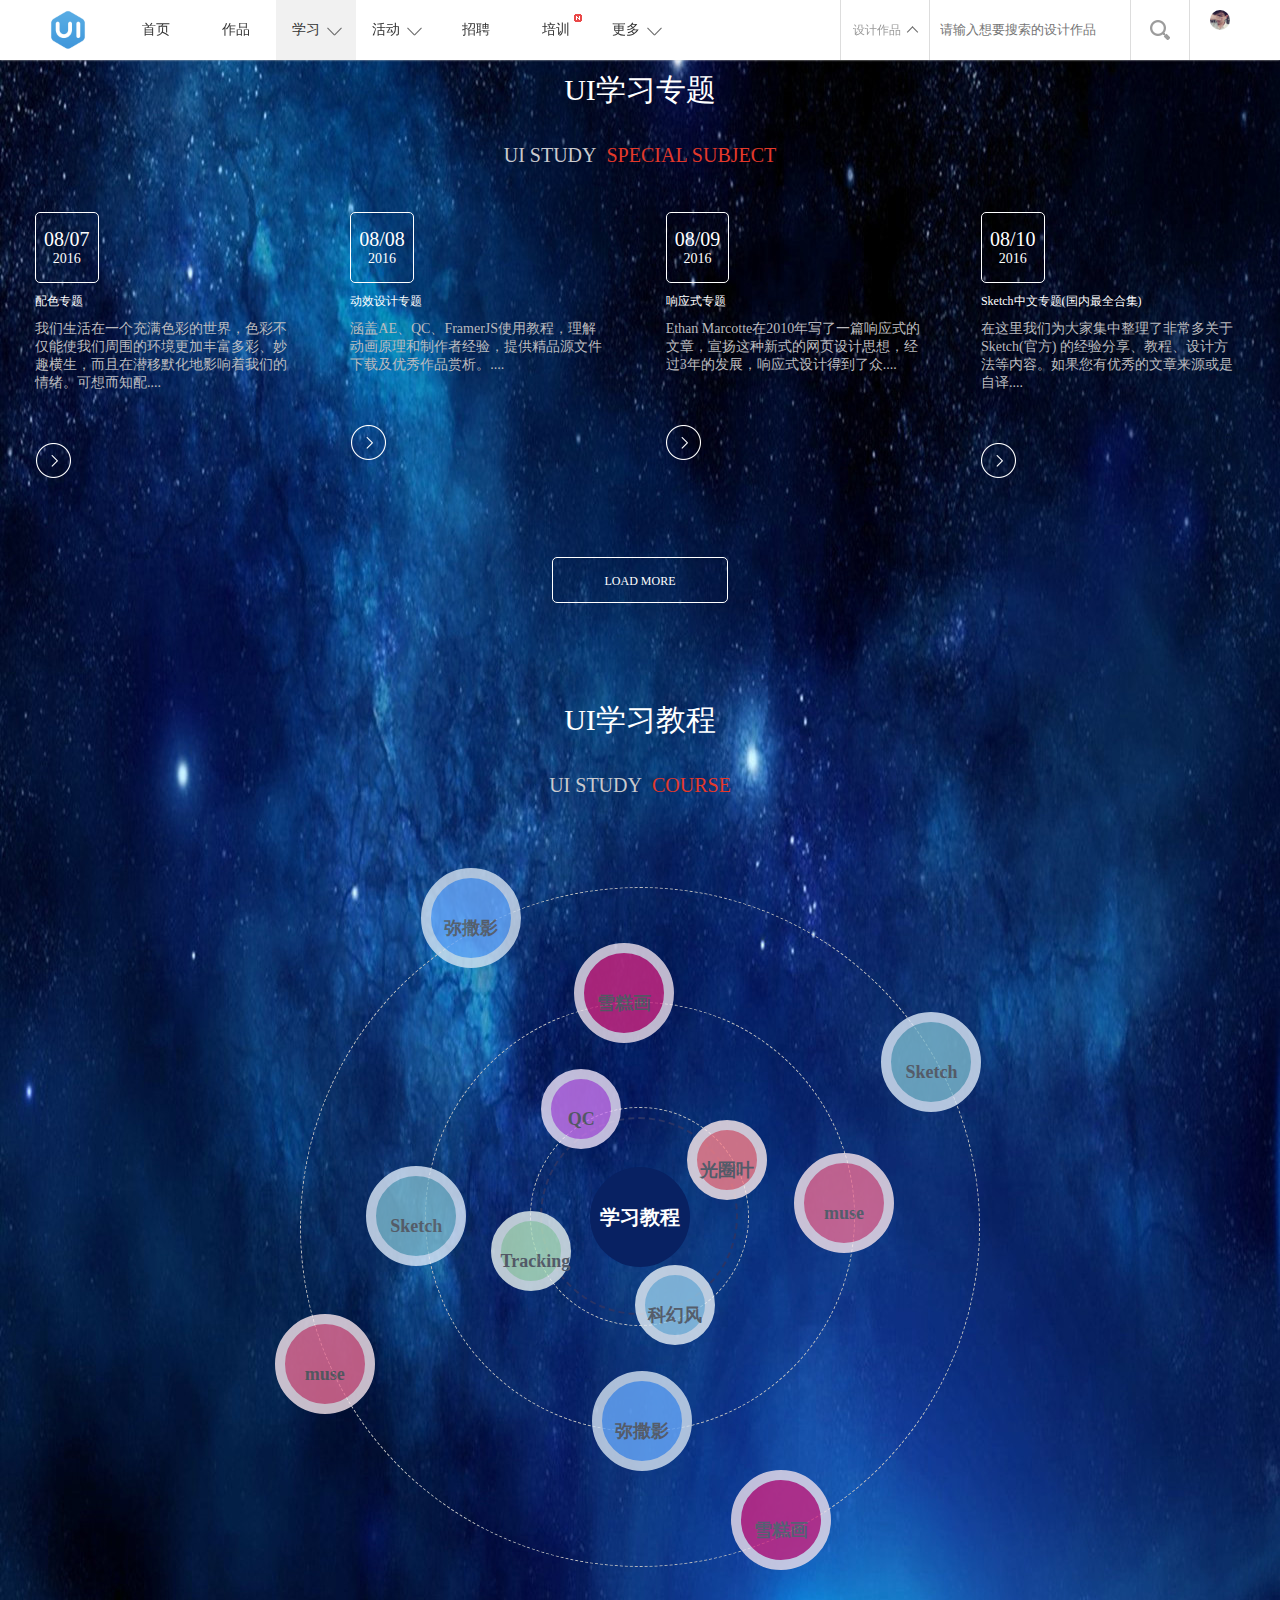
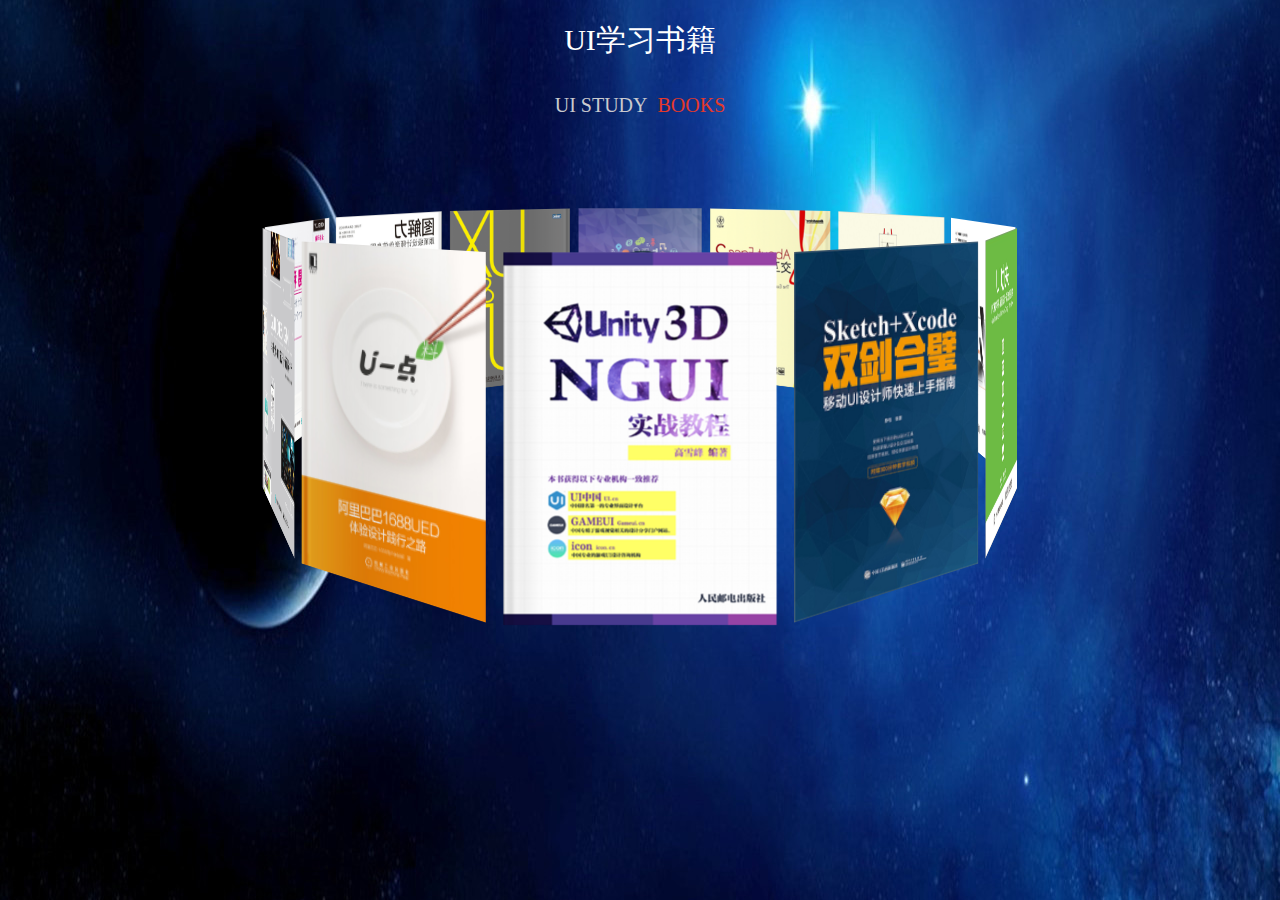
<file: hexiaobao/baoUI.html>
<!DOCTYPE html>
<html>
<head lang="en">
    <meta charset="UTF-8">
    <title>UI中国-专业界面交互设计平台-学习</title>
    <script src="js/jquery-1.12.2.min.js"></script>
    <link rel="stylesheet" href="css/bao.css"/>
    <link rel="stylesheet" href="css/baodongtai.css"/>
    <script src="js/baodongtai.js"></script>
    <script src="js/daohang.js"></script>
    <!--添加download动态-->
    <link rel="stylesheet" href="css/animate.min.css">
    <link rel="stylesheet" href="css/jquery.gDialog.css">
    <script src="js/jquery.gDialog.js"></script>
    <!--添加xuexijiaocheng部分-->
    <script src="js/xuexijiaocheng.js"></script>
    <!--添加xuexishuji部分-->

</head>
<!--<script>小宝是最棒的</script>-->
<body>

<!-- 顶部导航 -->
<div class="top">
    <div class="toper">

        <div class="logo"><a href="index.html"><img src="images/logo.png"></a></div>
        <div class="nav">
            <ul>
                <li ><a href="index.html">首页</a></li>
                <li><a href="work.html">作品</a></li>
                <li>
                    <a href="exp.html" class="text-left nav-120 nav-li">学习</a>
                    <dl class="nav-120"><dd><i></i><a href="#">专题</a></dd><dd><i></i><a href="#">教程</a></dd><dd><i></i><a href="#">书籍</a></dd></dl>
                </li>
                <li>
                    <a href="activity.html" class="text-left nav-80">活动</a>
                    <dl class="nav-80"><dd><i></i><a href="#">UTalk</a></dd><dd><i></i><a href="#">设计大赛</a></dd></dl>
                </li>
                <li><a href="job.html">招聘</a></li>
                <li class="nav-new"><a href="peixun.html">培训</a></li>
                <li>
                    <a href="move.html" class="text-left">更多</a>
                    <dl class="nav-160"><dd><i></i><a href="#">灵感</a></dd><dd><i></i><a href="#">工具</a></dd><dd><i></i><a href="#">话题</a></dd><dd><i></i><a href="#">主题学院</a></dd></dl>
                </li>
            </ul>
        </div>

        <div class="top-login">
            <a href="login.html" class="top-head none"><img src="images/not-head.png"></a>
            <div class="top-head">
                <a href="user.html"><img src="images/head.png"></a>
                <ul>
                    <li><a href="#">我的作品</a></li>
                    <li><a href="#">我的收藏</a></li>
                    <li><a href="#">我的简历</a></li>
                    <li><a href="#">修改资料</a></li>
                    <li><a href="#">退出登录</a></li>
                </ul>
            </div>
        </div>

        <div class="top-search">
            <div class="top-search-left">
                <span>设计作品</span>
                <ul>
                    <li>设计作品</li>
                    <li>经验文章</li>
                    <li>源文件</li>
                    <li>设计狮</li>
                    <li>灵感</li>
                    <li>话题</li>
                </ul>
            </div>
            <div class="top-search-right">
                <input type="text" placeholder="请输入想要搜索的设计作品"><span></span>
            </div>
        </div>

    </div>
</div>
<!-- 顶部导航 end -->

<!-- 学习专题部分 start-->
<div class="trends">
    <div class="trendsCenter">
        <div class="trendsHead">
            <h3>UI学习专题</h3>
            <h5>UI STUDY&nbsp;&nbsp;<span>SPECIAL SUBJECT</span></h5>

        </div>
        <ul class="trends-ul">
            <li>
                <div class="continer">
                    <div class="txt">
                        <div class="dhTop"><img src="images/xuexizhuanti/baodongtai1.png" alt=""></div>
                        <span><em>08/07</em>2016</span>
                        <h4><a href="#" class="baise">配色专题</a></h4>
                        <p>我们生活在一个充满色彩的世界，色彩不仅能使我们周围的环境更加丰富多彩、妙趣横生，而且在潜移默化地影响着我们的情绪。可想而知配....</p>
                        <a href="#" class="more"></a>
                        <div class="dhBot">
                            <h4><a href="#" class="baise">配色专题</a></h4>
                            <p>我们生活在一个充满色彩的世界，色彩不仅能使我们周围的环境更加丰富多彩、妙趣横生，而且在潜移默化地影响着我们的情绪。可想而知配....</p>
                        </div>
                    </div>
                </div>
            </li>
            <li>
                <div class="continer">
                    <div class="txt">
                        <div class="dhTop"><img src="images/xuexizhuanti/baodongtai2.gif" alt=""></div>
                        <span><em>08/08</em>2016</span>
                        <h4><a href="#" class="baise">动效设计专题</a></h4>
                        <p>涵盖AE、QC、FramerJS使用教程，理解动画原理和制作者经验，提供精品源文件下载及优秀作品赏析。....</p>
                        <a href="#" class="more"></a>
                        <div class="dhBot">
                            <h4><a href="#" class="baise">动效设计专题</a></h4>
                            <p>涵盖AE、QC、FramerJS使用教程，理解动画原理和制作者经验，提供精品源文件下载及优秀作品赏析。....</p>
                        </div>
                    </div>
                </div>
            </li>
            <li>
                <div class="continer">
                    <div class="txt">
                        <div class="dhTop"><img src="images/xuexizhuanti/baodongtai3.png" alt=""></div>
                        <span><em>08/09</em>2016</span>
                        <h4><a href="#" class="baise">响应式专题</a></h4>
                        <p>Ethan Marcotte在2010年写了一篇响应式的文章，宣扬这种新式的网页设计思想，经过3年的发展，响应式设计得到了众....</p>
                        <a href="#" class="more"></a>
                        <div class="dhBot">
                            <h4><a href="#" class="baise">响应式专题</a></h4>
                            <p>Ethan Marcotte在2010年写了一篇响应式的文章，宣扬这种新式的网页设计思想，经过3年的发展，响应式设计得到了众....</p>
                        </div>
                    </div>
                </div>
            </li>
            <li>
                <div class="continer">
                    <div class="txt">
                        <div class="dhTop"><img src="images/xuexizhuanti/baodongtai4.png" alt=""></div>
                        <span><em>08/10</em>2016</span>
                        <h4><a href="#" class="baise">Sketch中文专题(国内最全合集)</a></h4>
                        <p>在这里我们为大家集中整理了非常多关于 Sketch(官方) 的经验分享、教程、设计方法等内容。如果您有优秀的文章来源或是自译....</p>
                        <a href="#" class="more"></a>
                        <div class="dhBot">
                            <h4><a href="#" class="baise">Sketch中文专题(国内最全合集)</a></h4>
                            <p>在这里我们为大家集中整理了非常多关于 Sketch(官方) 的经验分享、教程、设计方法等内容。如果您有优秀的文章来源或是自译....</p>
                        </div>
                    </div>
                </div>
            </li>
        </ul>
        <div class="trends-more demo-2"><a href="#">LOAD MORE</a></div>
    </div>
</div>
<!-- 学习专题部分 end -->

<!-- 学习教程部分 start-->
    <div class="trendsCenter">
        <div class="trendsHead">
            <h3>UI学习教程</h3>
            <h5>UI STUDY&nbsp;&nbsp;<span>COURSE</span></h5>
        </div>

        <div id="bang">
            <div id="circle4">
                <div class="ball2"></div>
                <div class="ball2"></div>
                <div class="ball2"></div>
                <div class="ball2"></div>
            </div>
            <div id="circle3">
                <div class="ball2"></div>
                <div class="ball2"></div>
                <div class="ball2"></div>
                <div class="ball2"></div>
            </div>
            <div id="circle2"></div>
            <div id="circle1">
                <div class="ball2"></div>
                <div class="ball2"></div>
                <div class="ball2"></div>
                <div class="ball2"></div>
            </div>
            <div id="centerC">学习教程</div><span id="centerCSpan"></span>
        </div>
    </div>
<!-- 学习教程部分 end -->


<!-- 学习书籍部分 start-->
<div class="xuexishuji">
    <div class="trendsCenter">
        <div class="trendsHead">
            <h3>UI学习书籍</h3>
            <h5>UI STUDY&nbsp;&nbsp;<span>BOOKS</span></h5>
        </div>
        <!--导入HTML文件，第一种方法-->
        <!--<iframe src="xuexishuji/baoxuexishuji.html" width="100%"  frameborder="0" height="800px"></iframe>-->
        <!--导入HTML文件，第二种方法-->
        <object style="border:0" type="text/x-scriptlet" data="xuexishuji/baoxuexishuji.html" width=100% height=700></object>
    </div>
</div>
<!-- 学习书籍部分 end -->

<!-- 顶部导航 start-->
<!-- 顶部导航 end -->

<!-- 顶部导航 start-->
<!-- 顶部导航 end -->

<!-- 顶部导航 start-->
<!-- 顶部导航 end -->

<!-- 顶部导航 start-->
<!-- 顶部导航 end -->

<!-- 顶部导航 start-->
<!-- 顶部导航 end -->
</body>
</html>
</file>
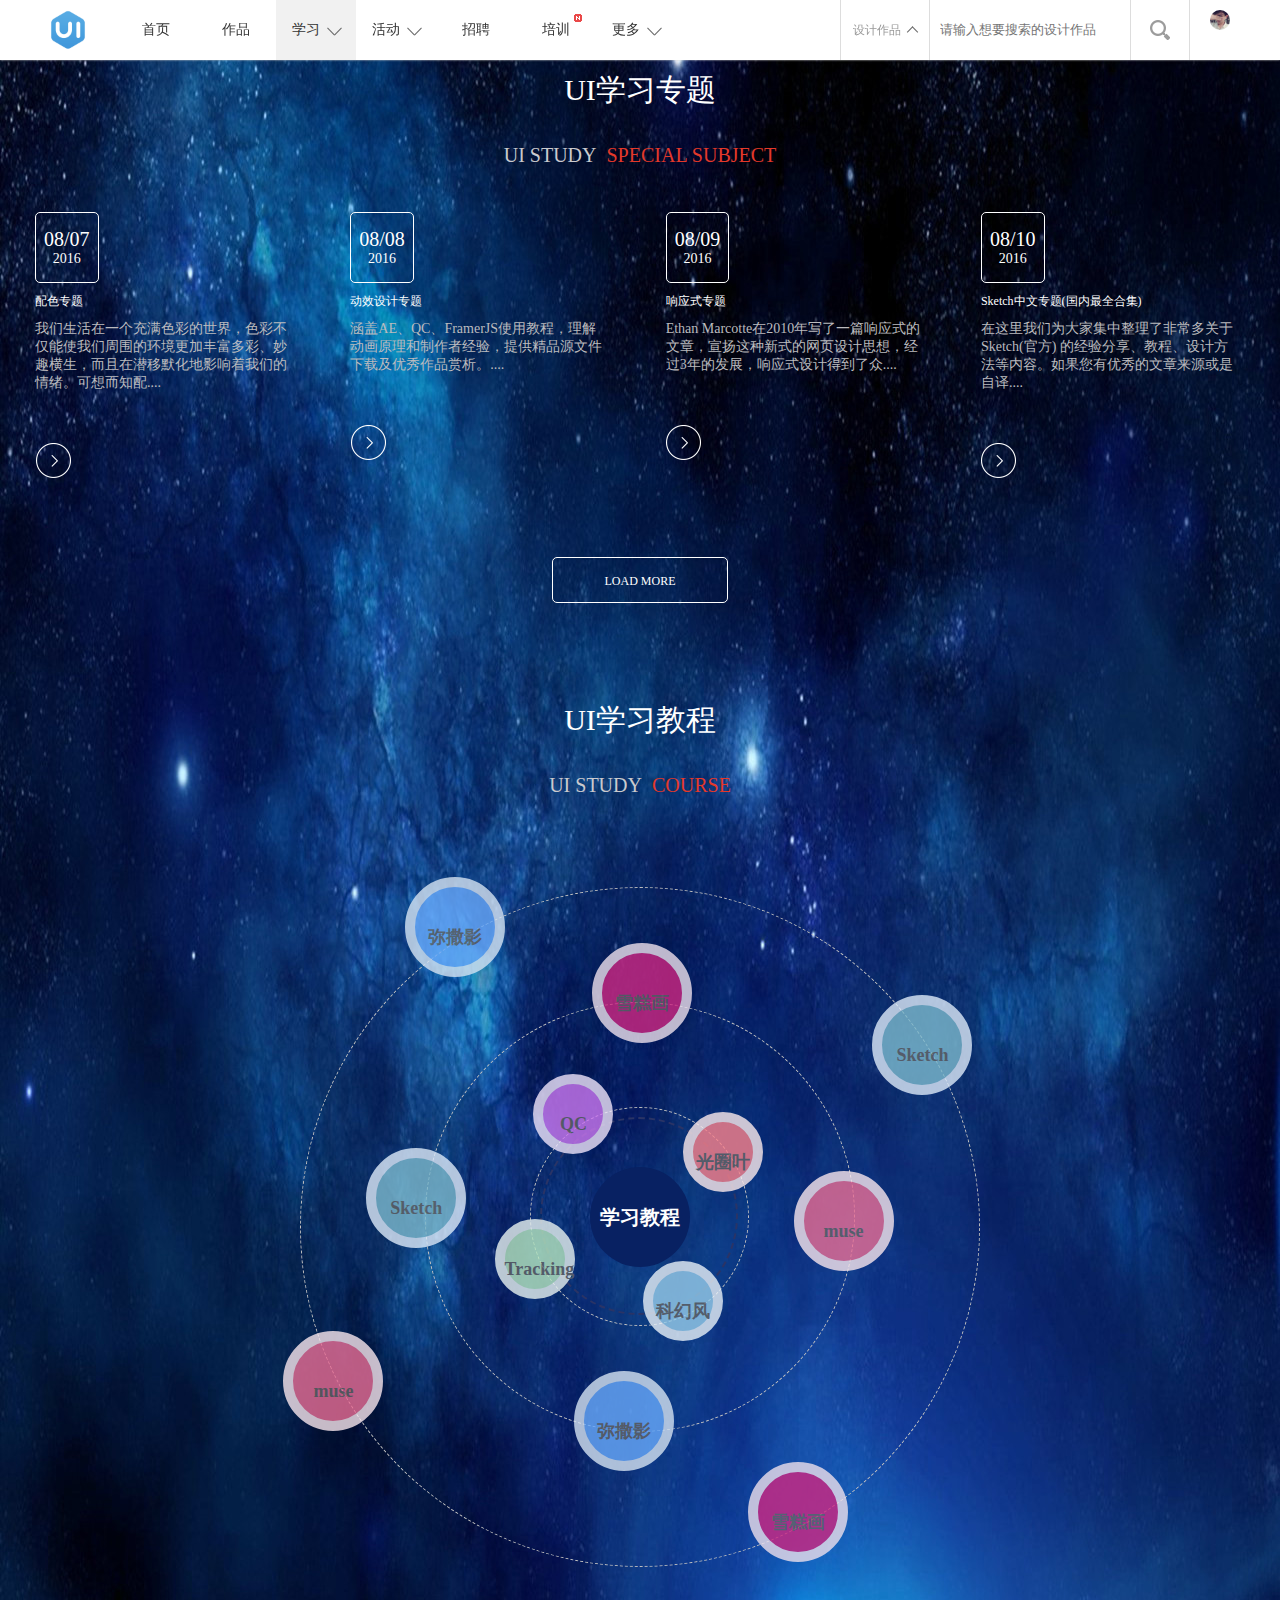
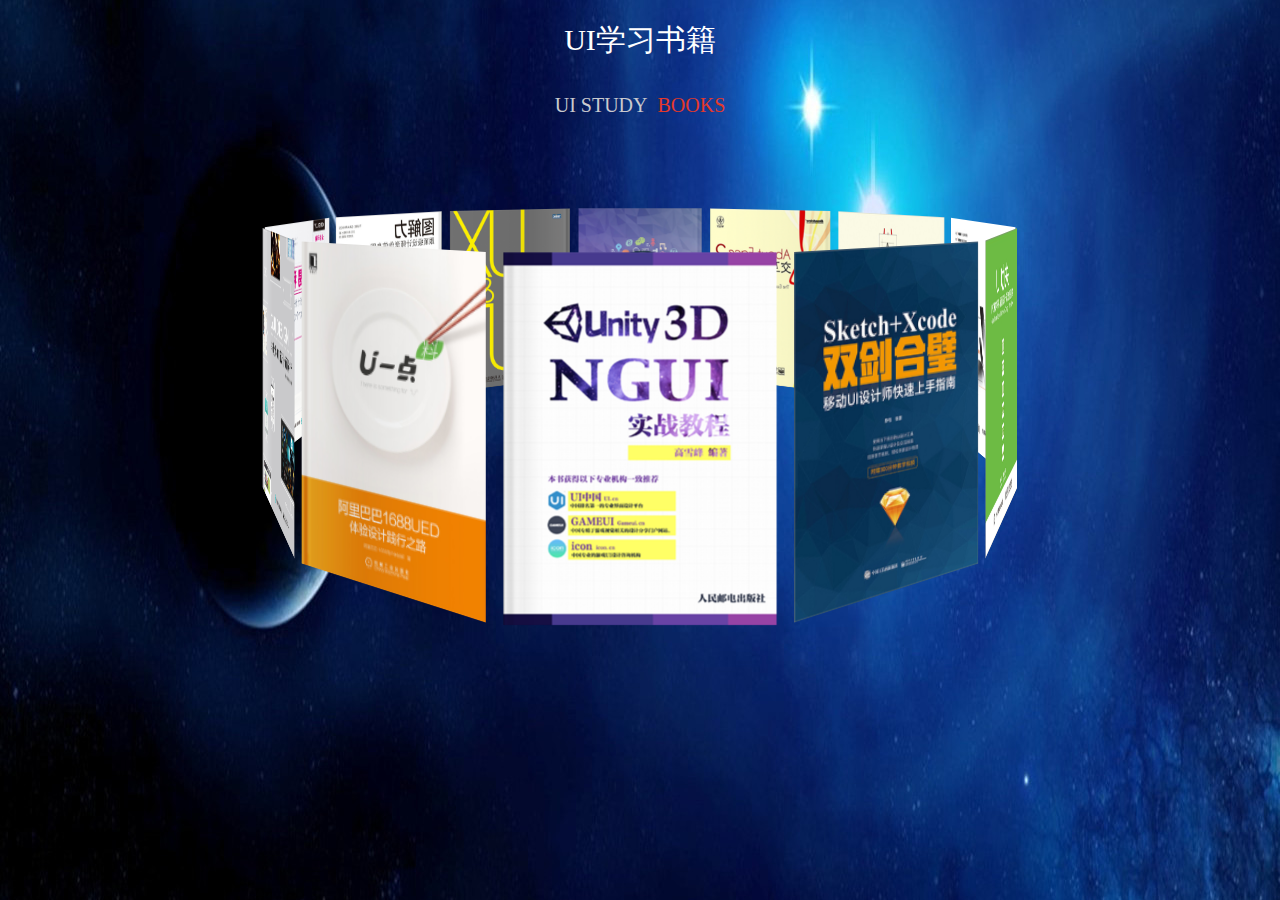
<file: xiangmuUI/baoUI.html>
<!DOCTYPE html>
<html>
<head lang="en">
    <meta charset="UTF-8">
    <title>UI中国-专业界面交互设计平台-学习</title>
    <script src="js/jquery-1.12.2.js"></script>
    <link rel="stylesheet" href="css/bao.css"/>
    <link rel="stylesheet" href="css/baodongtai.css"/>
    <script src="js/baodongtai.js"></script>
    <script src="js/daohang.js"></script>
    <!--添加download动态-->
    <link rel="stylesheet" href="css/animate.min.css">
    <link rel="stylesheet" href="css/jquery.gDialog.css">
    <script src="js/jquery.gDialog.js"></script>
    <!--添加xuexijiaocheng部分-->
    <script src="js/xuexijiaocheng.js"></script>
    <!--添加xuexishuji部分-->

</head>
<!--<script>小宝是最棒的</script>-->
<body>

<!-- 顶部导航 -->
<div class="top">
    <div class="toper">

        <div class="logo"><a href="index.html"><img src="images/logo.png"></a></div>
        <div class="nav">
            <ul>
                <li ><a href="index.html">首页</a></li>
                <li><a href="work.html">作品</a></li>
                <li>
                    <a href="exp.html" class="text-left nav-120 nav-li">学习</a>
                    <dl class="nav-120"><dd><i></i><a href="#">专题</a></dd><dd><i></i><a href="#">教程</a></dd><dd><i></i><a href="#">书籍</a></dd></dl>
                </li>
                <li>
                    <a href="activity.html" class="text-left nav-80">活动</a>
                    <dl class="nav-80"><dd><i></i><a href="#">UTalk</a></dd><dd><i></i><a href="#">设计大赛</a></dd></dl>
                </li>
                <li><a href="job.html">招聘</a></li>
                <li class="nav-new"><a href="peixun.html">培训</a></li>
                <li>
                    <a href="move.html" class="text-left">更多</a>
                    <dl class="nav-160"><dd><i></i><a href="#">灵感</a></dd><dd><i></i><a href="#">工具</a></dd><dd><i></i><a href="#">话题</a></dd><dd><i></i><a href="#">主题学院</a></dd></dl>
                </li>
            </ul>
        </div>

        <div class="top-login">
            <a href="login.html" class="top-head none"><img src="images/not-head.png"></a>
            <div class="top-head">
                <a href="user.html"><img src="images/head.png"></a>
                <ul>
                    <li><a href="#">我的作品</a></li>
                    <li><a href="#">我的收藏</a></li>
                    <li><a href="#">我的简历</a></li>
                    <li><a href="#">修改资料</a></li>
                    <li><a href="#">退出登录</a></li>
                </ul>
            </div>
        </div>

        <div class="top-search">
            <div class="top-search-left">
                <span>设计作品</span>
                <ul>
                    <li>设计作品</li>
                    <li>经验文章</li>
                    <li>源文件</li>
                    <li>设计狮</li>
                    <li>灵感</li>
                    <li>话题</li>
                </ul>
            </div>
            <div class="top-search-right">
                <input type="text" placeholder="请输入想要搜索的设计作品"><span></span>
            </div>
        </div>

    </div>
</div>
<!-- 顶部导航 end -->

<!-- 学习专题部分 start-->
<div class="trends">
    <div class="trendsCenter">
        <div class="trendsHead">
            <h3>UI学习专题</h3>
            <h5>UI STUDY&nbsp;&nbsp;<span>SPECIAL SUBJECT</span></h5>

        </div>
        <ul class="trends-ul">
            <li>
                <div class="continer">
                    <div class="txt">
                        <div class="dhTop"><img src="images/xuexizhuanti/baodongtai1.png" alt=""></div>
                        <span><em>08/07</em>2016</span>
                        <h4><a href="#" class="baise">配色专题</a></h4>
                        <p>我们生活在一个充满色彩的世界，色彩不仅能使我们周围的环境更加丰富多彩、妙趣横生，而且在潜移默化地影响着我们的情绪。可想而知配....</p>
                        <a href="#" class="more"></a>
                        <div class="dhBot">
                            <h4><a href="#" class="baise">配色专题</a></h4>
                            <p>我们生活在一个充满色彩的世界，色彩不仅能使我们周围的环境更加丰富多彩、妙趣横生，而且在潜移默化地影响着我们的情绪。可想而知配....</p>
                        </div>
                    </div>
                </div>
            </li>
            <li>
                <div class="continer">
                    <div class="txt">
                        <div class="dhTop"><img src="images/xuexizhuanti/baodongtai2.gif" alt=""></div>
                        <span><em>08/08</em>2016</span>
                        <h4><a href="#" class="baise">动效设计专题</a></h4>
                        <p>涵盖AE、QC、FramerJS使用教程，理解动画原理和制作者经验，提供精品源文件下载及优秀作品赏析。....</p>
                        <a href="#" class="more"></a>
                        <div class="dhBot">
                            <h4><a href="#" class="baise">动效设计专题</a></h4>
                            <p>涵盖AE、QC、FramerJS使用教程，理解动画原理和制作者经验，提供精品源文件下载及优秀作品赏析。....</p>
                        </div>
                    </div>
                </div>
            </li>
            <li>
                <div class="continer">
                    <div class="txt">
                        <div class="dhTop"><img src="images/xuexizhuanti/baodongtai3.png" alt=""></div>
                        <span><em>08/09</em>2016</span>
                        <h4><a href="#" class="baise">响应式专题</a></h4>
                        <p>Ethan Marcotte在2010年写了一篇响应式的文章，宣扬这种新式的网页设计思想，经过3年的发展，响应式设计得到了众....</p>
                        <a href="#" class="more"></a>
                        <div class="dhBot">
                            <h4><a href="#" class="baise">响应式专题</a></h4>
                            <p>Ethan Marcotte在2010年写了一篇响应式的文章，宣扬这种新式的网页设计思想，经过3年的发展，响应式设计得到了众....</p>
                        </div>
                    </div>
                </div>
            </li>
            <li>
                <div class="continer">
                    <div class="txt">
                        <div class="dhTop"><img src="images/xuexizhuanti/baodongtai4.png" alt=""></div>
                        <span><em>08/10</em>2016</span>
                        <h4><a href="#" class="baise">Sketch中文专题(国内最全合集)</a></h4>
                        <p>在这里我们为大家集中整理了非常多关于 Sketch(官方) 的经验分享、教程、设计方法等内容。如果您有优秀的文章来源或是自译....</p>
                        <a href="#" class="more"></a>
                        <div class="dhBot">
                            <h4><a href="#" class="baise">Sketch中文专题(国内最全合集)</a></h4>
                            <p>在这里我们为大家集中整理了非常多关于 Sketch(官方) 的经验分享、教程、设计方法等内容。如果您有优秀的文章来源或是自译....</p>
                        </div>
                    </div>
                </div>
            </li>
        </ul>
        <div class="trends-more demo-2"><a href="#">LOAD MORE</a></div>
    </div>
</div>
<!-- 学习专题部分 end -->

<!-- 学习教程部分 start-->
    <div class="trendsCenter">
        <div class="trendsHead">
            <h3>UI学习教程</h3>
            <h5>UI STUDY&nbsp;&nbsp;<span>COURSE</span></h5>
        </div>

        <div id="bang">
            <div id="circle4">
                <div class="ball2"></div>
                <div class="ball2"></div>
                <div class="ball2"></div>
                <div class="ball2"></div>
            </div>
            <div id="circle3">
                <div class="ball2"></div>
                <div class="ball2"></div>
                <div class="ball2"></div>
                <div class="ball2"></div>
            </div>
            <div id="circle2"></div>
            <div id="circle1">
                <div class="ball2"></div>
                <div class="ball2"></div>
                <div class="ball2"></div>
                <div class="ball2"></div>
            </div>
            <div id="centerC">学习教程</div><span id="centerCSpan"></span>
        </div>
    </div>
<!-- 学习教程部分 end -->


<!-- 学习书籍部分 start-->
<div class="xuexishuji">
    <div class="trendsCenter">
        <div class="trendsHead">
            <h3>UI学习书籍</h3>
            <h5>UI STUDY&nbsp;&nbsp;<span>BOOKS</span></h5>
        </div>
        <!--导入HTML文件，第一种方法-->
        <!--<iframe src="xuexishuji/baoxuexishuji.html" width="100%"  frameborder="0" height="800px"></iframe>-->
        <!--导入HTML文件，第二种方法-->
        <object style="border:0" type="text/x-scriptlet" data="xuexishuji/baoxuexishuji.html" width=100% height=700></object>
    </div>
</div>
<!-- 学习书籍部分 end -->

<!-- 顶部导航 start-->
<!-- 顶部导航 end -->

<!-- 顶部导航 start-->
<!-- 顶部导航 end -->

<!-- 顶部导航 start-->
<!-- 顶部导航 end -->

<!-- 顶部导航 start-->
<!-- 顶部导航 end -->

<!-- 顶部导航 start-->
<!-- 顶部导航 end -->
</body>
</html>
</file>
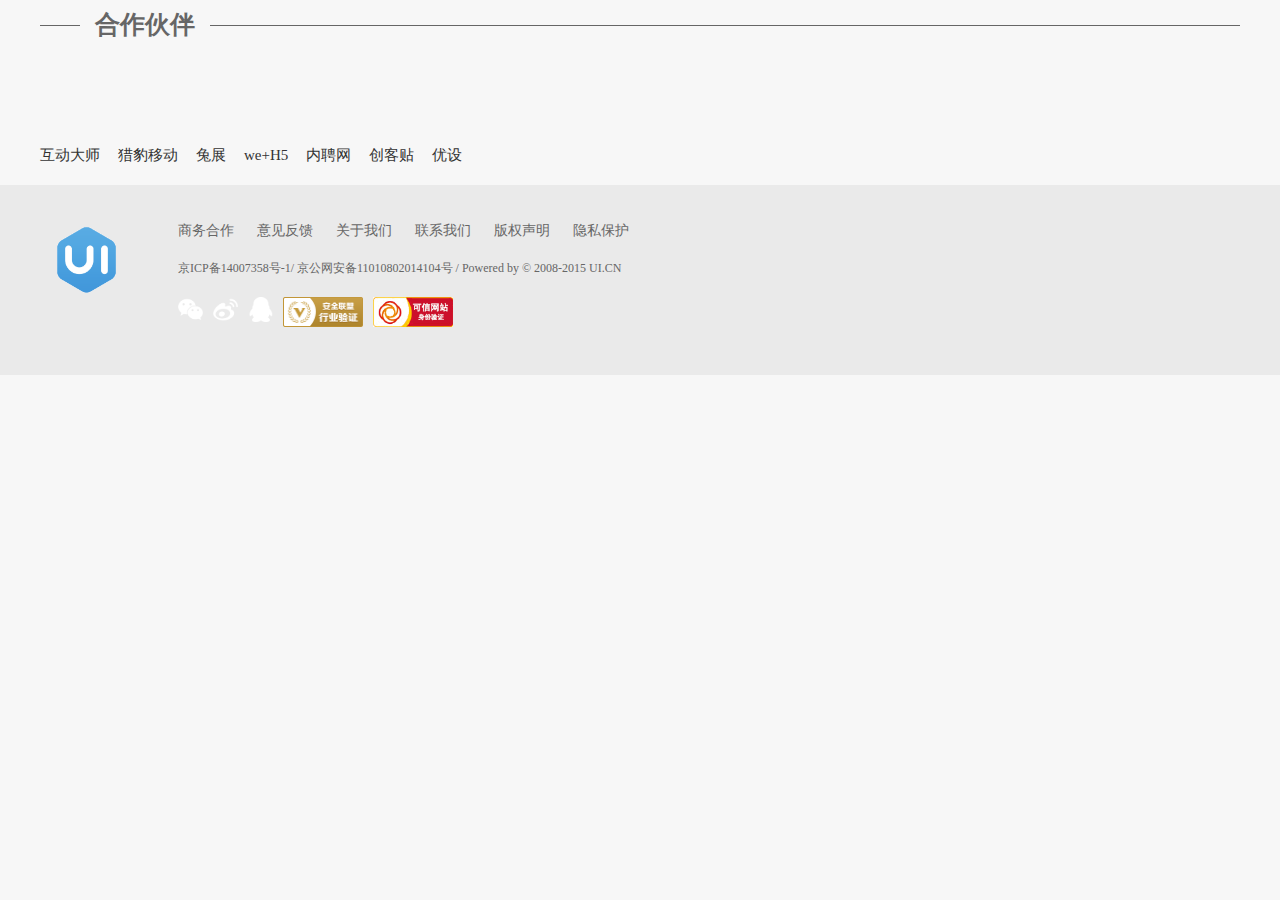
<file: xiangmuUI/footer-mian.html>
<!DOCTYPE html>
<html>
<head lang="en">
    <meta charset="UTF-8">
    <title></title>
    <link rel="stylesheet" href="css/footer-mian.css"/>
    <script src="js/index.js"></script>
    <script src="js/jquery.js"></script>

</head>
<body>

<div class="w">


    <!--S--footer-line   合作伙伴  -->
    <div class="footer-line w">
        <span>合作伙伴</span>
        <i class="footer-line-i"></i>
    </div>

    <!--E--footer-line   合作伙伴 -->


    <!--S--footer-line-box   染色logo  -->
    <div class="footer-line-box w">
        <ul>
            <li>
                <a href="#"  class="footer-line-box-1">

                <!--<img src="images/line-01.png" alt=""/>-->

                 </a>
                <!--<div footer-line-box-xia>-->
                    <!--<img src="images/line-1.png" alt=""/>-->
                <!--</div>-->
            </li>
            <li><a href="" class="footer-line-box-2"></a></li>
            <li><a href="" class="footer-line-box-3"></a></li>
            <li><a href="" class="footer-line-box-4"></a></li>
            <li><a href="" class="footer-line-box-5"></a></li>
            <li><a href="" class="footer-line-box-6"></a></li>
        </ul>
    </div>
    <!--E--footer-line-box   染色logo  -->


    <!--S--footer-line-text   合作伙伴介绍 -->
    <div class="footer-line-text">
        <a href="#">互动大师</a>
        <a href="#">猎豹移动</a>
        <a href="#">兔展</a>
        <a href="#">we+H5</a>
        <a href="#">内聘网</a>
        <a href="#">创客贴</a>
        <a href="#">优设</a>
    </div>
</div>
<!--E--footer-line-text   合作伙伴介绍 -->

<!--S--footer-nav   合作friend-->
<div class="footer-nav">
    <div class="footer-nav-ui w">
        <div class="footer-nav-ui-img">
            <img src="images/logo.png" alt=""/>
        </div>
        <div class="footer-nav-ui-link">
            <div class="footer-nav-ui-link-a">

                <a href="#">商务合作</a>
                <a href="#">意见反馈</a>
                <a href="#">关于我们</a>
                <a href="#">联系我们</a>
                <a href="#">版权声明</a>
                <a href="#">隐私保护</a>
            </div>
            <div class="footer-nav-ui-link-police">

                <p>京ICP备14007358号-1/ 京公网安备11010802014104号 / Powered by © 2008-2015 UI.CN</p>
            </div>
            <div class="footer-nav-ui-link-logo">
                <ul>
                    <li><a href="#"><img src="images/icon-wx.png" class="footer-nav-ui-link-logo-1"/></a></li>
                    <li><a href="#"><img src="images/icon-wb.png" class="footer-nav-ui-link-logo-1"/></a></li>
                    <li><a href="#"><img src="images/icon-qq.png" class="footer-nav-ui-link-logo-1"/></a></li>
                    <li><a href="#"><img src="images/hy_83x30.png" class="footer-nav-ui-link-logo-2"/></a></li>
                    <li><a href="#"><img src="images/cnnic.png" class="footer-nav-ui-link-logo-2"/></a></li>
                </ul>
            </div>

        </div>
        <div class="footer-nav-ui-ma">
            <!--<img src="images/foot-wx.png" alt="" style="height: ;ight: 60px width:60px"/>-->
        </div>

    </div>

</div>

<!--D--footer-nav   合作friend-->


</body>
</html>
</file>
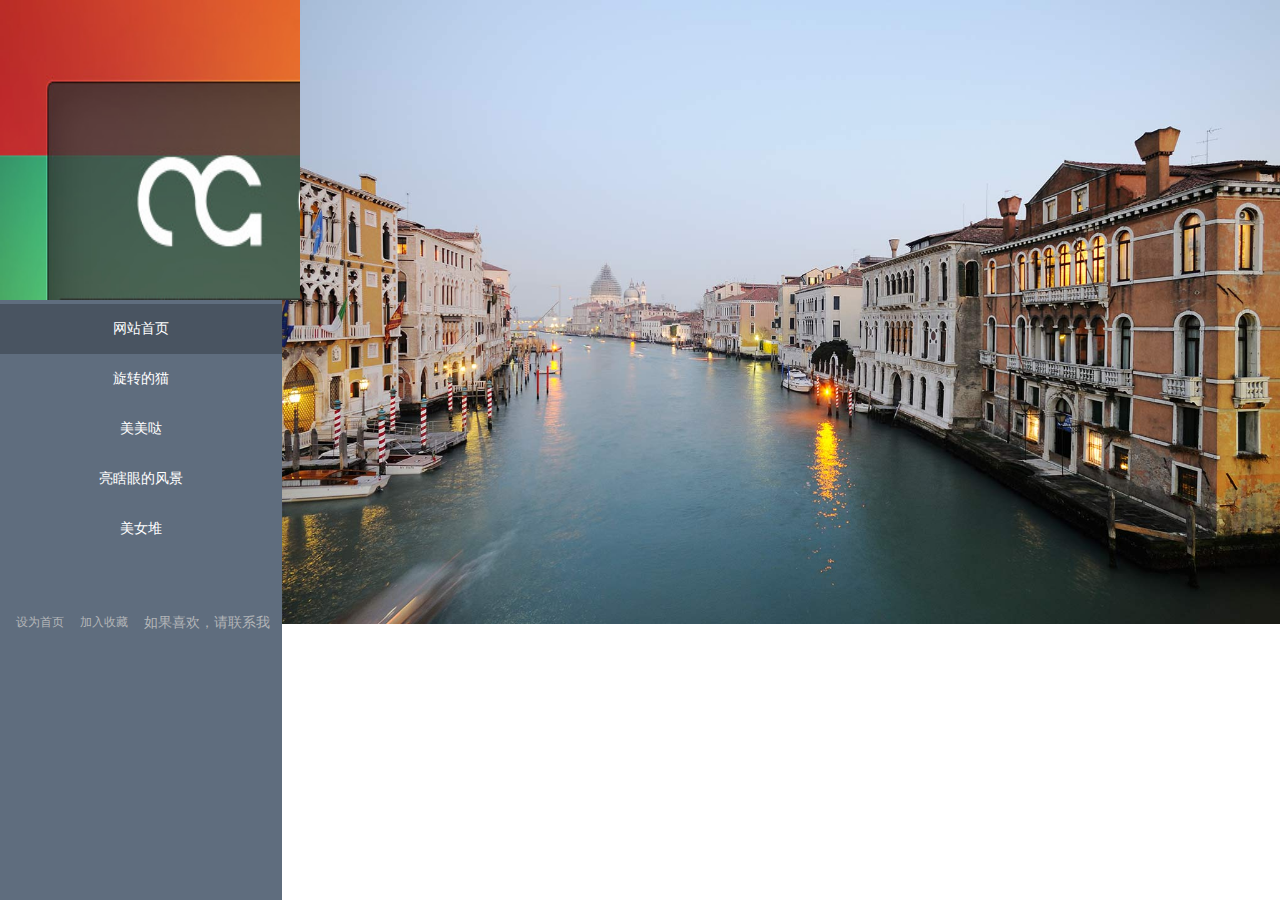
<file: xiangmuUI/main.html>
<!DOCTYPE html>
<html>
<head lang="en">
    <meta charset="UTF-8">
    <title></title>
    <link rel="stylesheet" type="text/css" href="css/css.css"  />

</head>

<body>
<div class="wrap clearfix">
    <!-- left nav start -->
    <div class="index_left fl">
        <div class="logo"><img src="images/3.jpg" alt=""/></div>
        <div class="nav">
            <ul>
                <li id="nav_01"><a href="index.html" >网站首页</a></li>
                <li><a href="cat/cat.html" >旋转的猫</a></li>
                <li><a href="mei/mei.html">美美哒</a></li>
                <li><a href="show/show.html" >亮瞎眼的风景</a></li>
                <li><a href="girl/girl.html" >美女堆</a></li>
            </ul>
        </div>
        <div class="tel">
            <ul>
                <li><a href="">设为首页</a></li>
                <li><a href="">加入收藏</a></li>
                <li class="tel_con">如果喜欢，请联系我</li>
            </ul>
        </div>
    </div>
    <!-- left nav end-->
    <div class="index_right fr">
        <div class="banner"><img src="images/banner.jpg" /></div>


    </div>

</div>
</body>
</html>


</form>
</body>
</html>
</file>
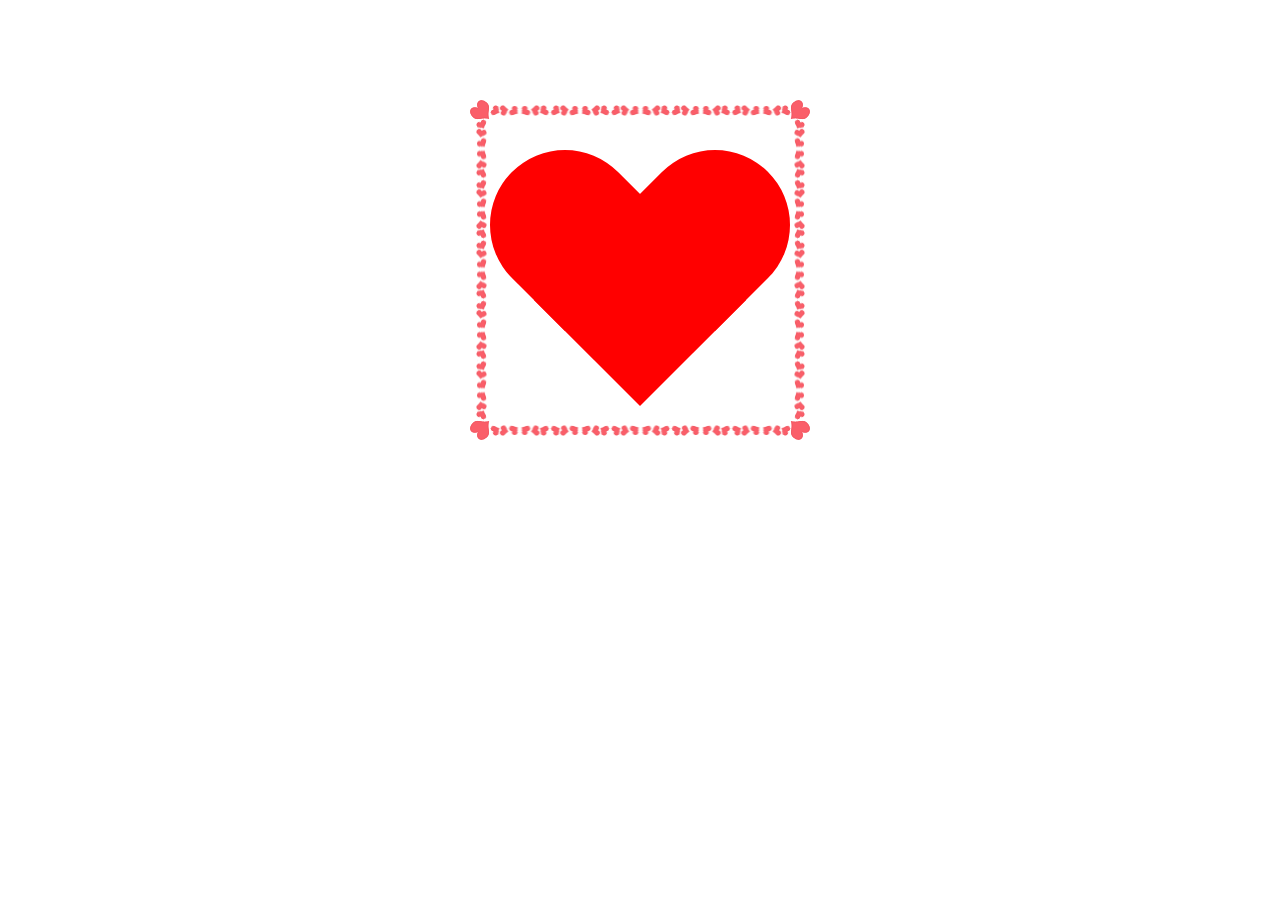
<file: bao1/jumping heart/jumpingheart.html>
<!DOCTYPE html>
<html>
<head lang="en">
    <meta charset="UTF-8">
    <title></title>
    <style>
        body {
            /* background: greenyellow; */
            animation-name: pao;
            animation-duration: 1s;
            animation-iteration-count: infinite;
        }
        .box {
            margin: 100px auto;
            width: 300px;
            height: 300px;
            border: 20px solid #000;
            border-image: url("images/border_image_5.png") 19/19px 19px round;
            perspective: 300px;
        }
        .items {
            width: 300px;
            height: 300px;
            position: relative;
            perspective: 300px;
            animation-name: jump;
            animation-duration: 1s;
            animation-iteration-count: infinite;
        }
    .items div {
        width: 150px;
        height: 150px;
        background-color: red;
        position: absolute;
        left: 75px;
        top: 30px;
    }
        .item1,.item2 {
            border-radius: 75px 75px 0 0;
        }
        .item1 {
            transform: translate(-75px,0) rotate(-45deg);
        }
        .item2 {
            transform: translate(75px,0) rotate(45deg);
        }
        .item3 {
            transform: translate(0,75px) rotate(45deg);
        }
        @keyframes jump {
            from {
            }
            to{
                transform:  scale(1.5,1.5);
            }
        }
        @keyframes pao {
            from {
                background: url('images/paopao.png') no-repeat bottom right/cover, url('images/paopao.png') no-repeat top left/cover, hotpink;
            }
            to {
                background: url('images/paopao.png') no-repeat center left/cover, url('images/paopao.png') no-repeat bottom right/cover, skyblue;
            }
        }
    </style>
</head>
<!--<script>小宝是最棒的</script>-->
<body>
<div class="box">
    <div class="items">
        <div class="item1"></div>
        <div class="item2"></div>
        <div class="item3"></div>
    </div>
</div>
</body>
</html>
</file>
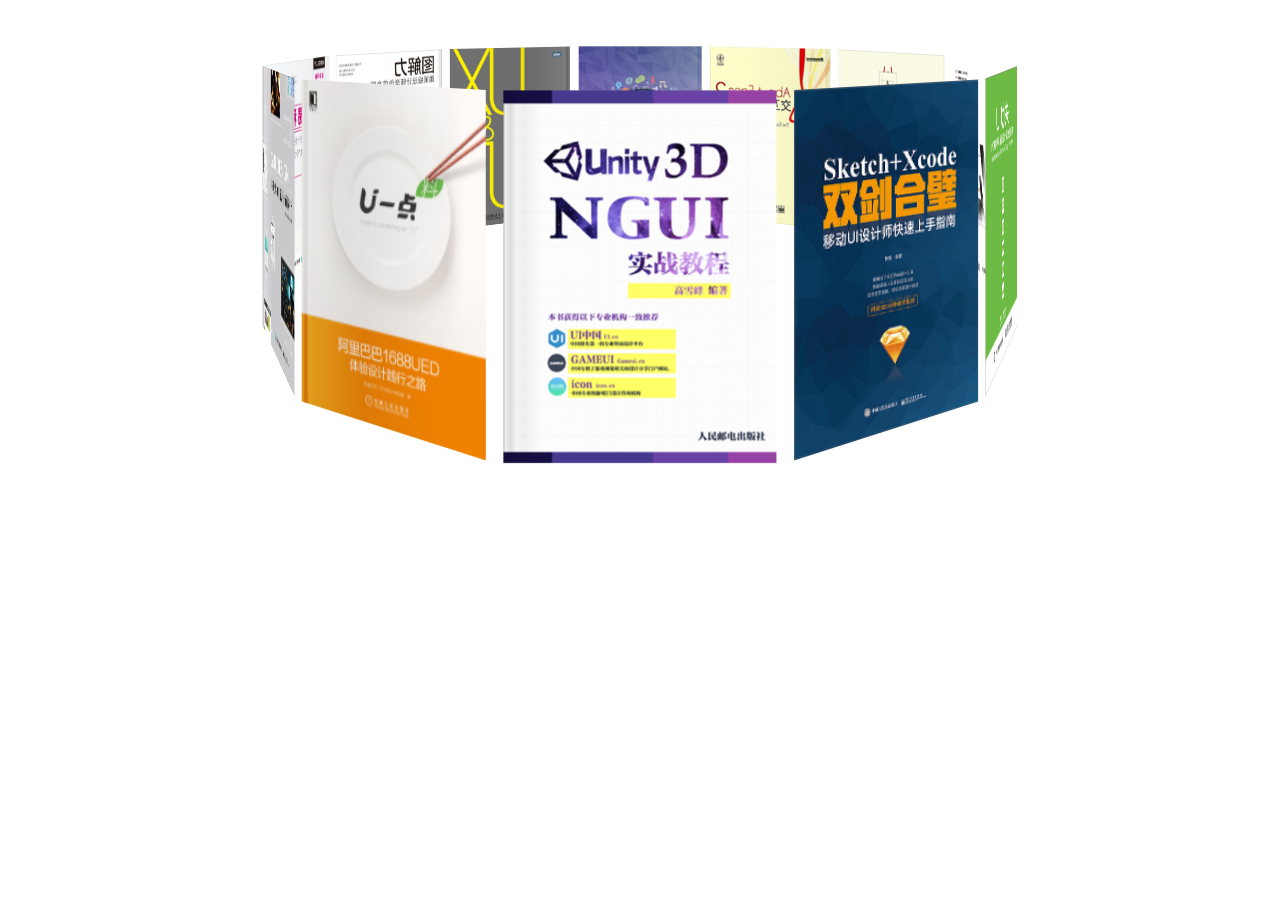
<file: hexiaobao/xuexishuji/baoxuexishuji.html>
<!DOCTYPE html>
<html lang="zh-CN">
<head>
    <meta charset="UTF-8" />
    <title>学习书籍</title>
    <link href="w.css" rel="stylesheet" type="text/css" />
    <script src="w.js"></script>
</head>
<body>
        <div class="stage">
            <div id="stage">
                <img src="images/xuexishuji1.png" alt="" />
                <img src="images/xuexishuji2.jpg" alt="" />
                <img src="images/xuexishuji3.jpg" alt="" />
                <img src="images/xuexishuji4.jpg" alt="" />
                <img src="images/xuexishuji5.jpg" alt="" />
                <img src="images/xuexishuji6.png" alt="" />
                <img src="images/xuexishuji7.png" alt="" />
                <img src="images/xuexishuji8.png" alt="" />
                <img src="images/xuexishuji9.jpg" alt="" />
                <img src="images/xuexishuji10.jpg" alt="" />
                <img src="images/xuexishuji11.png" alt="" />
                <img src="images/xuexishuji12.jpg" alt="" />
            </div>
        </div>
        <script>
              var stage=$("stage"),imgs=stage.getElementsByTagName("img"),i=imgs.length,deg=(360/i).toFixed(2),rotate=0,transform=function(el,value){
                  el.style.transform=el.style.MozTransform=el.style.WebkitTransform=el.style.OTransform=el.style.MsTransform=value;
              };
              while(i--)transform(imgs[i],"rotateY("+deg*i+"deg) translateZ(340px)");
              stage.parentNode.onclick=function(e){
                  e=e||event;
                  var rd=this.getBoundingClientRect();
                  rotate=(e.clientX<rd.left+(rd.right-rd.left)/2)?rotate+deg*1:rotate-deg*1;
                  if(Math.abs(rotate%360)<5)rotate=(rotate/360>>0)*360;
                  transform(stage,"rotateY("+rotate+"deg)");
              };
        </script>
</body>
</html>
</file>
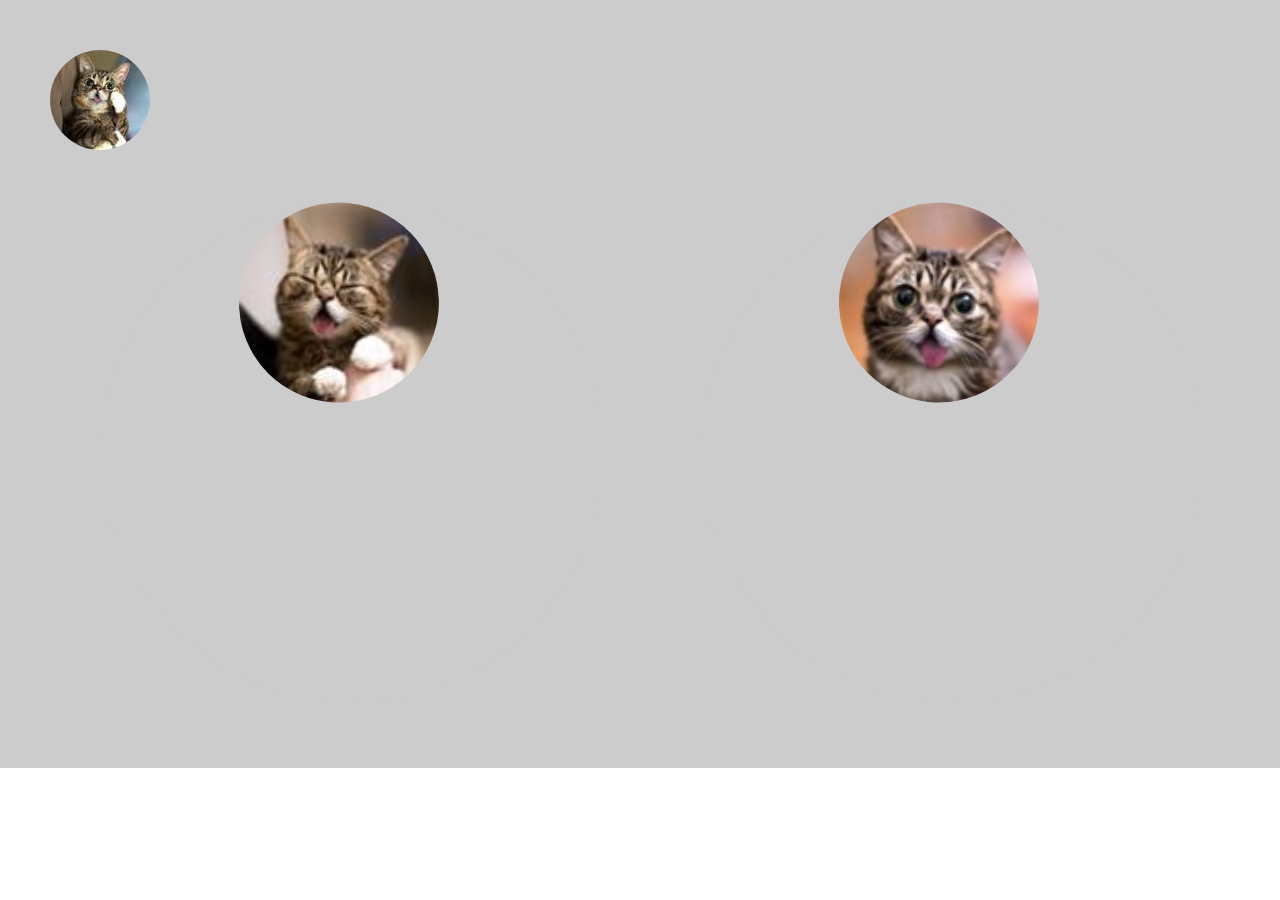
<file: xiangmuUI/cat/cat.html>
<!DOCTYPE html>
<html>
<head lang="en">
    <meta charset="UTF-8">
    <title></title>
    <style>
        *{
            margin: 0;
            padding: 0;
        }
        .head{
            width: 100%;
            height: 768px;
            background-color: #ccc;
        }
        .head-logo1 {
            position: absolute;
            left: 100px;
            top: 200px;
            float: left;
            width: 500px;
            height: 500px;
            border: 2px #ccc solid;
            text-align: center;
            transform:rotate(-5deg);
            transition:transform 2s;
            border-radius: 50%;
        }

        .pub{
            border-radius: 50%;
            width: 200px;
            height: 200px;
        }
        .head-logo1:hover{
            transform: rotate(360deg);

        }
        .head-logo2 {
            position: absolute;
            left: 700px;
            top: 200px;
            float: left;
            width: 500px;
            height: 500px;
            border: 2px #ccc solid;
            text-align: center;
            transform:rotate(-5deg);
            transition:transform 2s;
            border-radius: 50%;
        }

        .head-logo2:hover{
            transform: rotate(360deg);

        }

        .active {
            width:100px;
            height:100px;
            background: url(images/1.jpg) no-repeat;
            border-radius: 50%;
            position:relative;
            left: 50px;
            top: 50px;
            animation-name:myfirst;
            animation-duration:20s;
            animation-timing-function:linear;
            animation-delay:1s;
            animation-iteration-count:20;
            animation-direction:alternate;
            animation-play-state:running;

        }


        @keyframes myfirst
        {
            0%   { background: url(images/1.jpg); left:50px; top:50px;}
            25%  { background: url(images/2.jpg); left:1200px; top:50px;}
            50%  { background: url(images/3.jpg); left:1200px; top:500px;}
            75%  { background: url(images/4.jpg); left:50px; top:500px;}
            100% { background: url(images/5.jpg); left:50px; top:50px;}
        }



    </style>
</head>
<body>
<div class="head">

    <div class=" head-logo1">
        <img src="images/2.jpg"  class="pub"/>
    </div>
    <div class=" head-logo2">
        <img src="images/9.jpg" class="pub" />
    </div>

    <div class="active">

    </div>
</div>

</body>
</html>
</file>
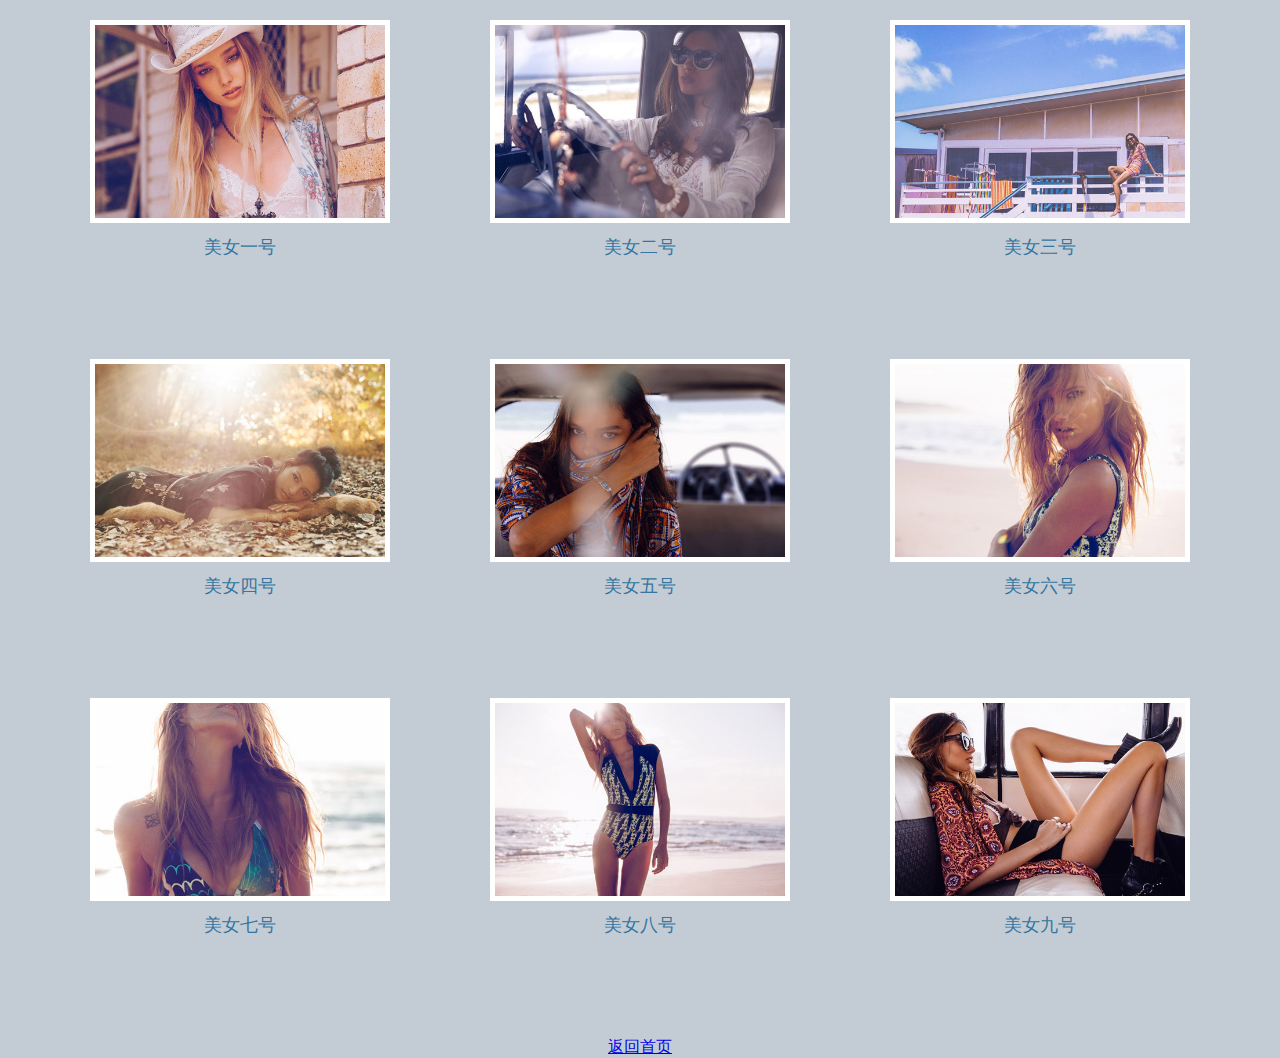
<file: xiangmuUI/girl/girl.html>
<!DOCTYPE html>
<html>
<head lang="en">
    <meta charset="UTF-8">
    <title>Document</title>
<link href="css/main.css" rel="stylesheet" type="text/css"/>
<link href="css/sim-prev-anim.css" rel="stylesheet" type="text/css" />
</head>
<body>

<div class="albums">
<div class="albums-inner">
<div class="albums-tab">
<div class="albums-tab-thumb sim-anim-1">
<img src="images/studio_0001.jpg" class="all studio"/>
<img src="images/studio_0002.jpg" class="all studio"/>
<img src="images/studio_0003.jpg" class="all studio"/>
<img src="images/studio_0004.jpg" class="all studio"/>
<img src="images/studio_0005.jpg" class="all studio"/>
<img src="images/studio_0006.jpg" class="all studio"/>
<img src="images/studio_0001.jpg" class="all studio"/>
</div>
<div class="albums-tab-text">美女一号 <span></span></div>
</div>

<div class="albums-tab">
<div class="albums-tab-thumb sim-anim-2">
<img src="images/studio_0001.jpg" class="all studio"/>
<img src="images/studio_0002.jpg" class="all studio"/>
<img src="images/studio_0003.jpg" class="all studio"/>
<img src="images/studio_0004.jpg" class="all studio"/>
<img src="images/studio_0010.jpg" class="all studio"/>

</div>
<div class="albums-tab-text">美女二号 <span></span></div>
</div>


<div class="albums-tab">
<div class="albums-tab-thumb sim-anim-3">
<img src="images/studio_0001.jpg" class="all studio"/>
<img src="images/studio_0002.jpg" class="all studio"/>
<img src="images/studio_0003.jpg" class="all studio"/>
<img src="images/studio_0004.jpg" class="all studio"/>
<img src="images/studio_0005.jpg" class="all studio"/>
<img src="images/studio_0006.jpg" class="all studio"/>
<img src="images/studio_0007.jpg" class="all studio"/>
<img src="images/studio_0008.jpg" class="all studio"/>
<img src="images/studio_0011.jpg" class="all studio"/>

</div>
<div class="albums-tab-text">美女三号 <span></span></div>
</div>


<div class="albums-tab">
<div class="albums-tab-thumb sim-anim-4">
<img src="images/studio_0001.jpg" class="all studio"/>
<img src="images/studio_0002.jpg" class="all studio"/>
<img src="images/studio_0003.jpg" class="all studio"/>
<img src="images/studio_0004.jpg" class="all studio"/>
<img src="images/studio_0005.jpg" class="all studio"/>
<img src="images/studio_0006.jpg" class="all studio"/>
<img src="images/studio_0007.jpg" class="all studio"/>
<img src="images/studio_0008.jpg" class="all studio"/>
<img src="images/studio_0009.jpg" class="all studio"/>

</div>
<div class="albums-tab-text">美女四号<span></span></div>
</div>

<div class="albums-tab">
<div class="albums-tab-thumb sim-anim-5">
<img src="images/studio_0001.jpg" class="all studio"/>
<img src="images/studio_0002.jpg" class="all studio"/>
<img src="images/studio_0003.jpg" class="all studio"/>
<img src="images/studio_0004.jpg" class="all studio"/>
<img src="images/studio_0005.jpg" class="all studio"/>

</div>
<div class="albums-tab-text">美女五号 <span></span></div>
</div>


<div class="albums-tab">
<div class="albums-tab-thumb sim-anim-6">
<img src="images/studio_0001.jpg" class="all studio"/>
<img src="images/studio_0009.jpg" class="all studio"/>
<img src="images/studio_0003.jpg" class="all studio"/>
<img src="images/studio_0004.jpg" class="all studio"/>
<img src="images/studio_0005.jpg" class="all studio"/>
<img src="images/studio_0006.jpg" class="all studio"/>
<img src="images/studio_0007.jpg" class="all studio"/>
<img src="images/studio_0008.jpg" class="all studio"/>
<img src="images/studio_0002.jpg" class="all studio"/>
</div>
<div class="albums-tab-text">美女六号 <span></span></div>
</div>


<div class="albums-tab">
<div class="albums-tab-thumb sim-anim-7">
<img src="images/studio_0001.jpg" class="all studio"/>
<img src="images/studio_0002.jpg" class="all studio"/>
<img src="images/studio_0003.jpg" class="all studio"/>
<img src="images/studio_0004.jpg" class="all studio"/>

</div>
<div class="albums-tab-text">美女七号<span></span></div>
</div>

<div class="albums-tab">
<div class="albums-tab-thumb sim-anim-8">
<img src="images/studio_0001.jpg" class="all studio"/>
<img src="images/studio_0002.jpg" class="all studio"/>
<img src="images/studio_0009.jpg" class="all studio"/>
<img src="images/studio_0004.jpg" class="all studio"/>
<img src="images/studio_0005.jpg" class="all studio"/>
<img src="images/studio_0006.jpg" class="all studio"/>
<img src="images/studio_0007.jpg" class="all studio"/>
<img src="images/studio_0008.jpg" class="all studio"/>
<img src="images/studio_0003.jpg" class="all studio"/>
</div>
<div class="albums-tab-text">美女八号<span></span></div>
</div>

<div class="albums-tab">
<div class="albums-tab-thumb sim-anim-9">
<img src="images/studio_0001.jpg" class="all studio"/>
<img src="images/studio_0002.jpg" class="all studio"/>
<img src="images/studio_0003.jpg" class="all studio"/>
<img src="images/studio_0004.jpg" class="all studio"/>
<img src="images/studio_0005.jpg" class="all studio"/>
<img src="images/studio_0009.jpg" class="all studio"/>
<img src="images/studio_0007.jpg" class="all studio"/>
<img src="images/studio_0008.jpg" class="all studio"/>
<img src="images/studio_0006.jpg" class="all studio"/>
</div>
<div class="albums-tab-text">美女九号 <span></span></div>
</div>


    </div>

</div>

<div style="text-align:center;">
    <a href="../main.html">返回首页</a>
</div>
</body>
</html>
</file>
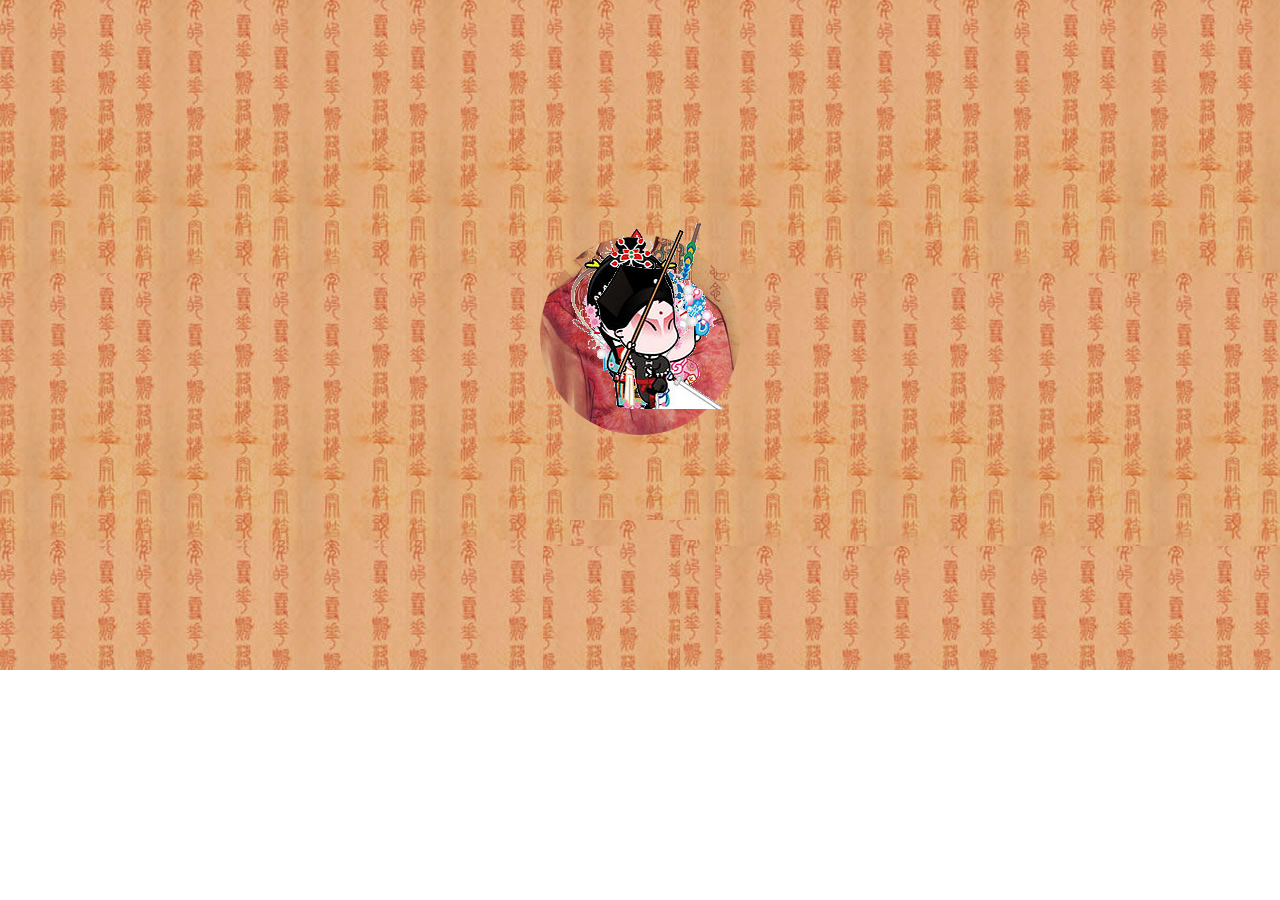
<file: xiangmuUI/mei/mei.html>
<!DOCTYPE html>
    <html>
    <head lang="en">
        <meta charset="UTF-8">
        <title></title>
        <style>
            * {
                margin:0;
                padding:0;
            }
            #main {
                width: 100%;
                height: 670px;
                position:relative;
                background: url("images/3.jpg");
            }
            #add {
                width: 200px;
                height: 200px;
                position:absolute;
                top:50%;
                margin-top: -100px;
                left: 50%;
                margin-left: -100px;
                border-radius: 50%;
                background: url("images/1.jpg")center center;
            }
            li {
                list-style: none;
            }
            
            
        </style>
        <script src="jquery-1.12.2.js"></script>
        <script>
            $(function(){
                var str = "<ul></ul>";
                $("#main").append(str);
                for(var i = 0;i < 5;i++){
                    //创建li标签并放到ul标签中
                     $("#main>ul").append('<li><img src="images/0'+(i+1)+'.jpg"/></li>');
                    //给每个li标签动态添加id
                     $("#main>ul>li").eq(i).attr("id","img"+i);
                }
                var wid = $(document).width()/2 -100;
                $("#main>ul>li").css({
                    "position":"absolute",
                     "left":wid + "px",
                      "top":"223px"
                });
                //
                $("#main>ul").mouseenter(function(){
                    $("#add").stop().animate({
                       "width":"670px",
                        "height":"670px",
                        "margin-top":"-335px",
                        "margin-left":"-335px"
                    },500);
                    $("#img0").stop().animate({
                       "left":"343px",
                        "top":"27px"
                    },500);
                    $("#img1").stop().animate({
                        "left":"795px",
                        "top":"37px"
                    },500);
                    $("#img2").stop().animate({
                       "left":"763px",
                        "top":"420px"
                    },500);
                    $("#img3").stop().animate({
                       "left":"343px",
                        "top":"416px"
                    },500);
                });
                $("#main").mouseleave(function(){
                    $("#main>ul>li").stop().animate({
                        "left":wid + "px",
                        "top":"223px"
                    },500) ;
                    $("#add").stop().animate({
                        "width":"200px",
                        "height":"200px",
                        "margin-top":"-100px",
                        "margin-left":"-100px"
                    },500);
                });
            });
            
            
            
        </script>
    </head>
    <body>
        <div id="main">
            <div id="add"></div>


        </div>
    </body>
    </html>
</file>
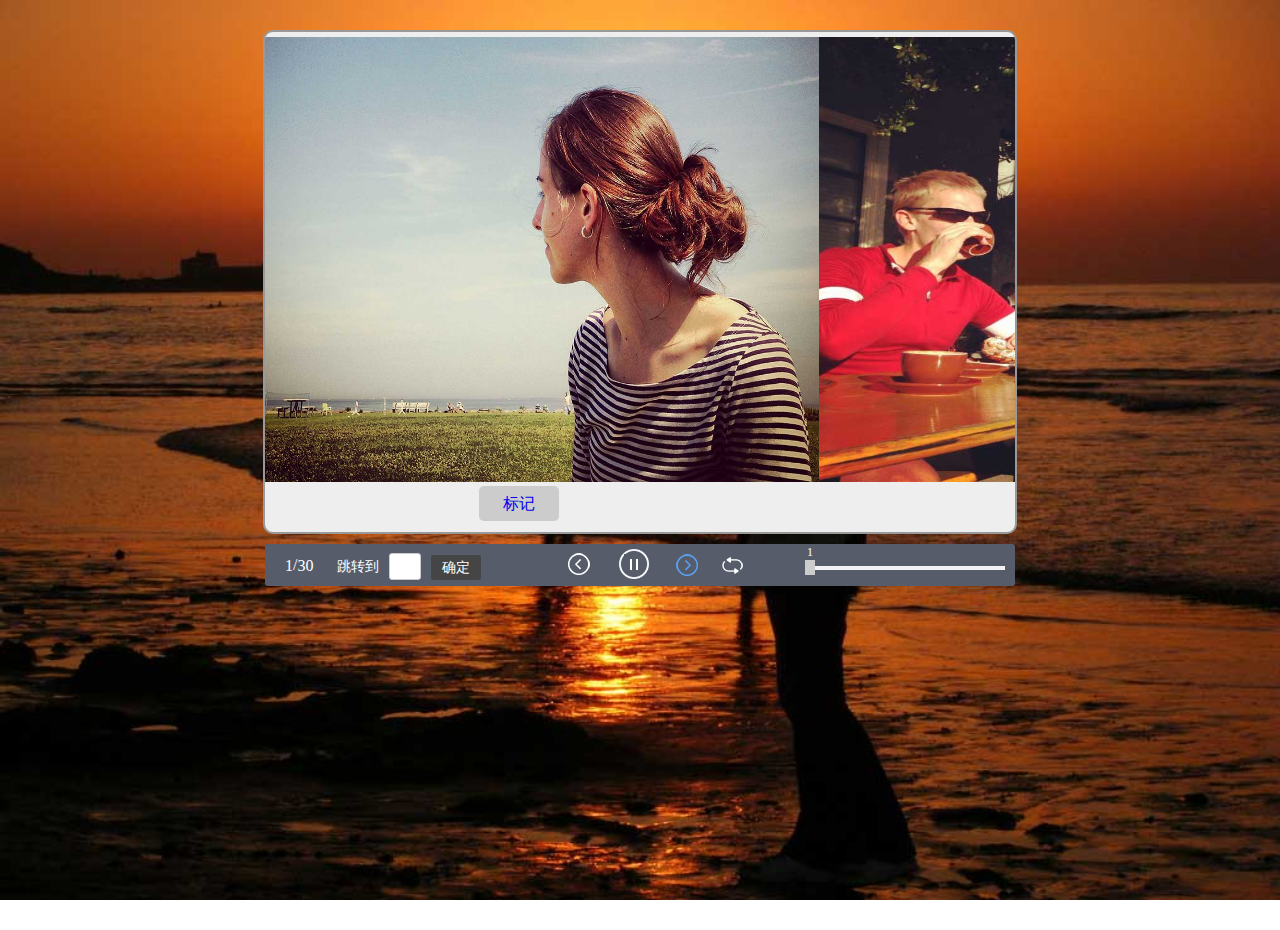
<file: xiangmuUI/show/show.html>
<!DOCTYPE html>
<html>
<head>
<meta http-equiv="Content-Type" content="text/html; charset=utf-8" />
<title></title>

<link href="css/style.css" type="text/css" rel="stylesheet">

<script type="text/javascript" src="js/jquery-1.7.2.min.js"></script>
<script type="text/javascript" src="js/js.js"></script>
<script type="text/javascript">
$(function(){
	$.beginmove(-1,4);
})
</script>
</head>

<body>

<div class="wrap">
	<ul class="wrapul clearfix">
		<li>
			<img src="images/image-1.jpg">
			<a href="#" class="change">标记</a>
		</li>
		<li>
			<img src="images/image-2.jpg">
			<a href="#" class="change">标记</a>
		</li>
		<li>
			<img src="images/image-3.jpg">
			<a href="#" class="change">标记</a>
		</li>
		<li>
			<img src="images/image-4.jpg">
			<a href="#" class="change">标记</a>
		</li>
		<li>
			<img src="images/image-5.jpg">
			<a href="#" class="change">标记</a>
		</li>
		<li>
			<img src="images/image-6.jpg">
			<a href="#" class="change">标记</a>
		</li>
	</ul>
</div>

<div class="caozuo clearfix">
	<div class="fenye">
		<span class="size"><i class="yema">1</i>/<i>30</i></span>
		<span class="size size2"><i>跳转到</i><input type="text" class="txt" /><a href="#" class="sure">确定</a></span>
	</div>
	<div class="jian">
		<a href="#" class="bg0"></a>
		<a href="#" class="bg1 bg3"></a>
		<a href="#" class="bg2 bg6"></a>
		<a href="#" class="bg7"></a>
	</div>
	<div class="shudu">
		<span class="shudukuai" id="shudukuai"></span>
		<span class="shudupx">1</span>
	</div>
</div>

</body>
</html>
</file>
<file: UI/css/base.css>
@charset "utf-8";/* margin and padding */
body,h1,h2,h3,h4,h5,h6,hr,p,blockquote,dl,dt,dd,ul,ol,li,pre,img,form,applet,fieldset,legend,button,input,textarea,th,table,tr,td{margin:0;padding:0;border:none;}

/* bady */
body{font-family:"微软雅黑";font-size:12px;color:#666;width:100%;position:relative;background:#f7f7f7;}
body,div,fieldset,form,h1,h2,h3,h4,h5,h6,html,p{-webkit-text-size-adjust:none}
input::-ms-clear{display:none;}/*清楚文本框X*/
input,select,textarea{outline:none;cursor:pointer;}

/* img */
img{padding:0;margin:0;vertical-align:top;border:none}
i{font-style:normal;}

/* alpha */
.block{display:block;}
.none{display:none;}
.o0{opacity:0;filter:alpha(opacity=0);}
.o1{opacity:1!important;filter:alpha(opacity=100)!important;}

/* div */
li,ul{list-style:none;outside:none;}
.clear{clear:both;height:0;width:100%;}
a,b,i,span,input,select,dl,dd,dt,p{-webkit-transition:all 0.5s;font-family:"微软雅黑";}
input[type=button]{-webkit-appearance:none;}

/* font */
a{color:#333;text-decoration:none;-webkit-transition:all 0.5s;}
a:hover,a:active,a:focus{text-decoration:none;}

/* 顶部导航 */
.top{width:100%;height:60px;background:#fff;box-shadow:0 0 2px #ccc;}
.toper{width:1200px;height:100%;margin:auto;}
.logo{float:left;height:40px;margin:10px;}
.logo img{width:auto;height:100%;}
.nav{float:left;height:100%;width:auto;margin-left:20px;}
.nav li{width:80px;height:60px;float:left;position:relative;}
.nav li a{width:100%;height:100%;line-height:60px;float:left;text-align:center;font-size:14px;}
.nav li:after{content:"";width:0%;height:3px;position:absolute;bottom:-2px;left:40px;background:#459bdc;border-radius:2px;z-index:999;-webkit-transition:all 0.5s;}
.nav-new:before{content:"";width:8px;height:8px;position:absolute;top:14px;right:14px;background:url(../images/new.png);z-index:999;}
.text-left:after{content:"";width:10px;height:1px;background:#666;position:absolute;left:50px;top:31px;-webkit-transform:rotate(45deg);-webkit-transition:all 0.5s;}
.text-left:before{content:"";width:10px;height:1px;background:#666;position:absolute;left:57px;top:31px;-webkit-transform:rotate(-45deg);-webkit-transition:all 0.5s;}
.nav li:hover:after{width:100%;left:0;}
.nav li:hover .nav-80{height:80px!important;}
.nav li:hover .nav-120{height:120px!important;}
.nav li:hover .nav-160{height:160px!important;}
.nav li:hover{background:#f1f1f1;}
.nav li:hover :after{left:57px;}
.nav li:hover :before{left:50px;}
.nav-li{background:#f1f1f1;}
.nav-li a{color:#459bdc;}
.nav-li:after{width:100%!important;left:0!important;}
.nav dl{width:100%;background:#fff;position:absolute;height:0;top:60px;left:0;overflow:hidden;box-shadow:0 0 2px #ccc;z-index:999;}
.nav dd{width:100%;height:40px;float:left;position:relative;}
.nav dd a{width:100%;height:40px;line-height:40px;position:absolute;top:0;left:0;}
.nav dd i{width:0;height:40px;position:absolute;left:0;top:0;background:#459bdc;}
.nav dd:hover a{color:#fff;}
.nav dd:hover i{width:100%;}
.text-left{text-indent:-20px;}

.top-head{width:40px;height:40px;padding:10px;float:right;position:relative;}
.top-head img{width:100%;height:auto;border-radius:50%;}
.top-head a{float:left;width:100%;height:100%;}
.top-head ul{width:131px;height:0px;position:absolute;top:61px;right:0;background:#fff;box-shadow:0 0 3px #ccc;line-height:40px;overflow:hidden;-webkit-transition:all 0.5s;z-index:999;}
.top-head:hover ul{height:200px;}
.top-head li{float:left;width:100%;height:40px;background-repeat:no-repeat;background-position:15px center;text-indent:47px;-webkit-transition:all 0.5s;}
.top-head li:hover{background-color:#f1f1f1;}
.top-head li:hover a{color:#459bdc;}
.top-head li:nth-child(1){background-image:url(../images/top-head-11.png);}
.top-head li:nth-child(2){background-image:url(../images/top-head-12.png);}
.top-head li:nth-child(3){background-image:url(../images/top-head-13.png);}
.top-head li:nth-child(4){background-image:url(../images/top-head-14.png);}
.top-head li:nth-child(5){background-image:url(../images/top-head-15.png);}
.top-head li:nth-child(1):hover{background-image:url(../images/top-head-01.png);}
.top-head li:nth-child(2):hover{background-image:url(../images/top-head-02.png);}
.top-head li:nth-child(3):hover{background-image:url(../images/top-head-03.png);}
.top-head li:nth-child(4):hover{background-image:url(../images/top-head-04.png);}
.top-head li:nth-child(5):hover{background-image:url(../images/top-head-05.png);}

.top-search{float:right;margin:0 10px;}
.top-search-left{float:left;width:90px;height:60px;border-left:1px solid #ddd;border-right:1px solid #ddd;text-indent:12px;cursor:pointer;color:#999;position:relative;-webkit-user-select:none;-moz-user-select:none;-ms-user-select:none;user-select:none;}
.top-search-left span{float:left;width:100%;height:100%;position:relative;line-height:60px;}
.top-search-left:hover span{color:#459bdc;}
.top-search-left span:after{content:"";width:8px;height:1px;background:#666;position:absolute;right:10px;top:29px;-webkit-transform:rotate(45deg);-webkit-transition:all 0.5s;}
.top-search-left span:before{content:"";width:8px;height:1px;background:#666;position:absolute;right:15px;top:29px;-webkit-transform:rotate(-45deg);-webkit-transition:all 0.5s;}
.top-search-left:hover span:after{right:15px;background:#459bdc;}
.top-search-left:hover span:before{right:10px;background:#459bdc;}
.top-search-left ul{width:90px;height:0px;position:absolute;top:60px;left:-1px;border-left:1px solid #ddd;border-right:1px solid #ccc;overflow:hidden;border-radius:0 0 4px 4px;background:#fff;-webkit-transition:all 0.5s;line-height:40px;z-index:999;}
.top-search-left li{width:100%;height:40px;float:left;}
.top-search-left li:hover{background:#f1f1f1;color:#459bdc;}
.top-search-left:hover ul{height:240px;border-bottom:1px solid #ccc;}
.top-search-right{float:left;}
.top-search-right input{width:200px;height:60px;float:left;padding:0 10px;line-height:60px;color:#999;}
.top-search-right input:focus{color:#459bdc;}
.top-search-right span{width:60px;height:60px;border-left:1px solid #ddd;border-right:1px solid #ddd;float:left;cursor:pointer;background:url(../images/search-not.png) no-repeat center center;}
.top-search-right span:hover{background:url(../images/search.png) no-repeat center center;}

/* banner */
.slider {width:1200px;height:356px;margin:20px auto;z-index:99;overflow:hidden;-webkit-user-select:none;-moz-user-select:none;-ms-user-select:none;user-select:none;}
.slider-btn-prev{position:absolute;z-index:30;top:50%;left:-60px;width:60px;height:120px;text-indent:-9999px;margin-top:-60px;background:url(../images/banner-btn.png) left center no-repeat;transition:all .5s linear;cursor:pointer;}
.osSlider-main:hover .slider-btn-prev{left:0px;}
.slider-btn-next{position:absolute;z-index:30;top:50%;right:-60px;width:60px;height:120px;text-indent:-9999px;margin-top:-60px;background:url(../images/banner-btn.png) right center no-repeat;transition:all .5s linear;cursor:pointer;}
.osSlider-main:hover .slider-btn-next{right:0px;}
.slider-nav{position:absolute;width:100%;height:16px;bottom:10px;text-align:center;z-index:25;}
.slider-nav li{display:inline-block;height:12px;width:12px;margin:0 5px;text-indent:-99999px;border-radius:50%;border:2px solid #eee;background:none;cursor:pointer;box-shadow:0 0 3px #459bdc;}
.slider-nav li.active{background:#459bdc;}
.slider-nav li:hover{border:2px solid #fff;background:#fff;}
.slider-main li img{width:1200px;height:356px;}

/* main */
.main{width:1200px;margin:0 auto;}
.main-top{width:100%;height:60px;float:left;border-bottom:1px solid #ddd;}
.main-nav{float:left;}
.main-nav a{float:left;height:40px;width:80px;background:#fff;margin-right:20px;line-height:40px;text-align:center;box-shadow:0 0 3px #aaa;border-radius:4px;}
.main-nav a:hover{box-shadow:0 0 3px #459bdc!important;color:#fff;background:#459bdc!important;}
.main-nav-a{box-shadow:0 0 3px #459bdc!important;color:#fff;background:#459bdc!important;}
.main-gg{float:right;position:relative;}
.main-gg span{position:absolute;width:500px;line-height:40px;text-align:right;right:0;-webkit-transition:all 1s!important;}
.main-gg i{padding:10px 15px;background:#ea6d6d;color:#fff;border-radius:20px;height:20px;}
.main-box{width:100%;float:left;}
.main-box ul{width:1220px;float:left;margin-left:-20px;}
.main-box li{width:285px;float:left;margin:20px 0 0 20px;box-shadow:0 0 3px #ccc;position:relative;}
.main-box li:after{content:"";position:absolute;bottom:0px;left:0px;width:0%;background:#459bdc;height:2px;-webkit-transition:all 0.5s;}
.main-box li:before{content:"";position:absolute;bottom:0px;right:0px;width:0%;background:#459bdc;height:2px;-webkit-transition:all 0.5s;}
.main-box li:hover:after,.main-box li:hover:before{width:50%;}
.main-box li img{width:100%;height:auto;cursor:pointer;}
.main-head{width:65px;height:65px;position:absolute;left:110px;top:183px;border-radius:50%;overflow:hidden;}
.main-text{width:245px;height:0px;padding:0px 20px;line-height:194px;background:rgba(0,0,0,.85);position:absolute;top:0;left:0;overflow:hidden;-webkit-transition:all 0.5s;}
.main-text span{display:-moz-inline-stack;display:inline-block;line-height:1.6em;vertical-align:middle;color:#fff;font-size:14px;text-align:center;width:100%;}
.main-text i{width:0; display:-moz-inline-stack; display:inline-block;vertical-align:middle;font-size:0;}
.main-box li:hover .main-text{height:194px;padding:10px 20px;}
.main-tips{float:left;width:100%;}
.main-tips span{line-height:24px;float:left;margin:8px 10px;border-radius:4px;background:#ccc;color:#666;padding:0 10px;}
.main-user{float:right;line-height:40px;font-size:14px;color:#666;margin:0 10px;}
.main-user:hover,.main-name a:hover{color:#459bdc;}
.main-name{float:left;width:265px;margin:0 10px;height:30px;line-height:30px;font-weight:bold;font-size:16px;color:#444;text-align:center;overflow:hidden;}
.main-pic{width:100%;height:40px;float:left;}
.main-pic span{float:left;margin-left:10px;line-height:40px;padding-left:24px;background-repeat:no-repeat;background-position:-5px center;}
.main-pic span:nth-child(1){background-image:url(../images/withs.png);}
.main-pic span:nth-child(2){background-image:url(../images/replys.png);}
.main-pic span:nth-child(3){background-image:url(../images/praises.png);}
.main-pic i{float:right;margin-right:10px;line-height:40px;color:#bbb;}
.main-page{display:table;height:40px;margin:20px auto;}
.main-page li{min-width:40px;height:40px;line-height:40px;float:left;color:#555;margin-right:10px;text-align:center;}
.main-page li a{color:#aaa;font-size:14px;height:40px;display:block;background-color:#e7ebee;border-radius:2px;position:relative;}
.main-page-on{background:#459bdc!important;color:#fff!important;}
.main-page li:hover a{background-color:#459bdc;color:#fff;}
.main-page-left:after,.main-page-left:before,.main-page-right:after,.main-page-right:before{content:"";-webkit-transition:all 0.5s;width:15px;height:3px;background:#aaa;position:absolute;right:13px;}
.main-page-left:after{top:23px;-webkit-transform:rotate(45deg);}
.main-page-left:before{top:14px;-webkit-transform:rotate(-45deg);}
.main-page-right:after{top:23px;-webkit-transform:rotate(-45deg);}
.main-page-right:before{top:14px;-webkit-transform:rotate(45deg);}
.main-page-left:hover:after,.main-page-left:hover:before,.main-page-right:hover:after,.main-page-right:hover:before{background:#fff;}

/* design */
.design{width:1200px;margin:auto;}
.design-bt{float:left;position:relative;height:40px;width:100%;}
.design-bt:before{content:'';width:100%;position:absolute;top:21px;left:0;height:1px;background:#ccc;}
.design-bt span{position:absolute;background:#f7f7f7;top:0;left:20px;height:40px;font-size:22px;font-weight:bold;padding:0 15px;}
.design-bt i{float:left;line-height:40px;cursor:pointer;color:#aaa;}
.design-bt-i{color:#459bdc!important;}
.design-box{width:100%;float:left;height:200px;overflow:hidden;}
.design-box ul{-webkit-transition:all 0.5s;float:left;width:100%;height:200px;}
.design-box li{float:left;width:135px;margin:15px 7px 5px 8px;position:relative;}
.design-head{width:85px;height:85px;display:block;position:absolute;left:25px;border-radius:50%;}
.design-head img{width:100%;height:auto;border-radius:50%;position:absolute;z-index:90;}
.design-head:after{content:'';position:absolute;width:110px;height:80px;background:#f7f7f7;top:-11px;left:-11px;}
.design-head:before{content:'';position:absolute;width:105px;height:105px;background:#f7f7f7;left:-10px;top:-10px;border-radius:50%;box-shadow:0 0 3px #aaa;}
.design-txt{width:135px;height:110px;background:#fff;float:left;margin-top:70px;box-shadow:0 0 3px #bbb;}
.design-txt a{float:left;width:100%;margin-top:30px;line-height:25px;text-align:center;font-size:14px;}
.design-txt a:hover{color:#459bdc;}
.design-txt span{float:left;width:115px;line-height:25px;margin:0 10px;max-height:50px;text-align:center;word-wrap:break-word;color:#999;}
.design-box-top{margin-top:-200px;}

/* line */
.line{width:1200px;height:atuo;margin:auto;}
.line-bt{width:100%;height:40px;float:left;position:relative;}
.line-bt i{width:100%;height:1px;background:#ccc;position:absolute;top:21px;left:0;}
.line-bt span{position:absolute;background:#f7f7f7;top:0;left:20px;line-height:40px;height:40px;font-size:22px;font-weight:bold;color:#666;padding:0 15px;}
.line-box{width:100%;float:left;height:50px;margin:20px 0;}
.line-box li{width:160px;height:50px;float:left;overflow:hidden;margin-right:20px;position:relative;}
.line-box li a:after{content:"";width:100%;height:0px;position:absolute;left:0;top:25px;-webkit-transition:all 0.5s;background-position:center center;}
.line-box li:hover a:after{height:50px;top:0;}
.line-box li:nth-child(1) a:after{background-image:url(../images/line-1.png)}
.line-box li:nth-child(2) a:after{background-image:url(../images/line-2.png)}
.line-box li:nth-child(3) a:after{background-image:url(../images/line-3.png)}
.line-box li:nth-child(4) a:after{background-image:url(../images/line-4.png)}
.line-box li:nth-child(5) a:after{background-image:url(../images/line-5.png)}
.line-box li:nth-child(6) a:after{background-image:url(../images/line-6.png)}
.line-txt{width:100%;float:left;height:40px;line-height:40px;font-size:16px;margin-bottom:10px;}
.line-txt a{float:left;margin-right:20px;}
.line-txt a:hover{color:#09F;}

/* footer */
footer{width:100%;background:#eaeaea;border-top:1px solid #e0e0e0;padding:40px 0;}
.footer-ner{width:1200px;height:90px;margin:auto;background:url(../images/wx.png) no-repeat right center;}
.footer-logo{width:auto;float:left;height:70px;margin:10px 60px 10px 0;}
.footer-logo img{width:auto;height:100%;}
.footer-box{width:1000px;float:left;height:90px;}
.footer-nav{width:100%;flaot:left;height:30px;line-height:30px;font-size:14px;}
.footer-nav a{float:left;margin-right:30px;color:#666;}
.footer-copy{line-height:20px;float:left;width:100%;color:#aaa;}
.footer-copy a{color:#aaa;}
.footer-img{width:100%;float:left;height:30px;margin-top:8px;}
.footer-img li{float:left;height:30px;width:30px;margin-right:10px;border-radius:50%;background:#999;-webkit-transition:all 0.5s;position:relative;}
.footer-img li a img{width:20px;height:20px;margin:5px;float:left;}
.footer-img li:hover{background:#459bdc;}
.footer-img li span{width:160px;height:0px;position:absolute;bottom:43px;left:50%;margin-left:-80px;box-shadow:0 0 3px #ccc;overflow:hidden;}
.footer-img li:hover span{height:160px;}
.footer-img i{width:auto;height:30px;float:left;margin-right:10px;}
.footer-img i img{width:auto;height:30px;}

/* 侧边导航 */
.float-menu{width:50px;position:fixed;left:50%;margin-left:605px;bottom:50px;z-index:999;}
.float-menu li{width:50px;height:50px;float:left;margin-top:5px;position:relative;}
.float-a{width:50px;height:50px;background:#fff;float:left;box-shadow:0 0 3px #bbb;position:relative;overflow:hidden;}
.float-menu img{-webkit-transition:all 0.5s;}
.float-a span{width:50px;height:32px;line-height:16px;text-align:center;padding:9px 0;float:left;background:#459bdc;color:#fff;}
.float-a:hover img{margin-top:-50px;}
.float-box{width:0px;height:auto;position:absolute;bottom:0;right:55px;}
.float-menu dl{width:0px;height:50px;position:absolute;bottom:0;right:0;overflow:hidden;box-shadow:0 0 3px #bbb;background:#fff;}
.float-menu li:hover dl{width:300px;}
.float-menu li:hover .float-box{width:300px;}
.float-menu dt{width:50px;float:left;height:50px;background-repeat:no-repeat;background-position:center center;cursor:pointer;position:relative;}
.dian i{width:8px;height:8px;background:#ea4848;border-radius:50%;top:11px;left:31px;position:absolute;}
.t-d i{width:8px;height:8px;background:#ea4848;border-radius:50%;top:11px;left:31px;position:absolute;}
.t-d:hover i{top:-41px;}
.float-menu dt:nth-child(1){background-image:url(../images/leeter.png);}
.float-menu dt:nth-child(2){background-image:url(../images/reply.png);}
.float-menu dt:nth-child(3){background-image:url(../images/colle.png);}
.float-menu dt:nth-child(4){background-image:url(../images/praise.png);}
.float-menu dt:nth-child(5){background-image:url(../images/with.png);}
.float-menu dt:nth-child(6){background-image:url(../images/sys.png);}
.float-menu dt:hover{background-color:#459bdc;}
.float-menu dt:nth-child(1):hover{background-image:url(../images/leeter-on.png);}
.float-menu dt:nth-child(2):hover{background-image:url(../images/reply-on.png);}
.float-menu dt:nth-child(3):hover{background-image:url(../images/colle-on.png);}
.float-menu dt:nth-child(4):hover{background-image:url(../images/praise-on.png);}
.float-menu dt:nth-child(5):hover{background-image:url(../images/with-on.png);}
.float-menu dt:nth-child(6):hover{background-image:url(../images/sys-on.png);}
.float-dt{background-color:#459bdc!important;}
.float-dt:nth-child(1){background-image:url(../images/leeter-on.png)!important;}
.float-dt:nth-child(2){background-image:url(../images/reply-on.png)!important;}
.float-dt:nth-child(3){background-image:url(../images/colle-on.png)!important;}
.float-dt:nth-child(4){background-image:url(../images/praise-on.png)!important;}
.float-dt:nth-child(5){background-image:url(../images/with-on.png)!important;}
.float-dt:nth-child(6){background-image:url(../images/sys-on.png)!important;}
.w300{width:300px!important;}
.h-auto{height:auto!important;}

.float-move{float:left;width:100%;text-align:center;line-height:39px;font-size:14px;border-bottom:1px solid #ddd;display:none;}
.float-move:hover{color:#459bdc;}
.float-info{width:300px;height:0px;background:#fff;box-shadow:0 0 3px #bbb;position:absolute;right:0px;bottom:50px;-webkit-transition:all 0.5s;overflow:hidden;z-index:9990;}
.float-line{width:100%;float:left;padding:8px 0;position:relative;overflow:hidden;}
.float-line strong{color:#000;}
.float-line span{padding:0 20px;float:left;line-height:24px;max-height:48px;overflow:hidden;color:#666;}
.float-line span a{float:none!important;font-weight:bold;padding:0 5px;}
.float-line span a:hover{color:#459bdc;}
.float-line i{float:left;padding:0 20px;line-height:24px;}
.float-line a{float:left;}
.float-line:hover{background:#f1f1f1;}
.float-hf{position:absolute;right:-30px;bottom:13px;-webkit-transition:all 0.5s;cursor:pointer;color:#459bdc;}
.float-line:hover .float-hf{right:20px;}
.float-text{width:100%;float:left;height:0;overflow:hidden;-webkit-transition:all 0.5s;}
.float-text input{width:220px;padding:0 10px;float:left;height:40px;border:none;}
.float-text span{float:left;width:80px;height:41px;line-height:41px;background:#999;color:#fff;text-align:center;cursor:pointer;margin-top:-1px;}
.float-text span:hover{background:#ea4848;}
.float-text-b{height:40px!important;border-top:1px solid #ddd;}
.float-no{width:100%;float:left;line-height:50px;height:50px;text-align:center;display:none;}
</file>
<file: xiangmuUI/css/index.css>
@charset "utf-8";
    /* margin and padding */
    body, h1, h2, h3, h4, h5, h6, hr, p, blockquote, dl, dt, dd, ul, ol, li, pre, img, form, applet, fieldset, legend, button, input, textarea, th, table, tr, td {
        margin: 0;
        padding: 0;
        border: none;
    }

    /* bady */
    body {
        font-family: "微软雅黑";
        font-size: 12px;
        color: #666;
        width: 100%;
        position: relative;
        background: #f7f7f7;
    }

    body, div, fieldset, form, h1, h2, h3, h4, h5, h6, html, p {
        -webkit-text-size-adjust: none
    }

    input::-ms-clear {
        display: none;
    }

    /*清楚文本框X*/
    input, select, textarea {
        outline: none;
        cursor: pointer;
    }

    /* img */
    img {
        padding: 0;
        margin: 0;
        vertical-align: top;
        border: none
    }

    i {
        font-style: normal;
    }

    /* alpha */
    .block {
        display: block;
    }

    .none {
        display: none;
    }

    .o0 {
        opacity: 0;
        filter: alpha(opacity=0);
    }

    .o1 {
        opacity: 1 !important;
        filter: alpha(opacity=100) !important;
    }

    /* div */
    li, ul {
        list-style: none;
        outside: none;
    }

    .clear {
        clear: both;
        height: 0;
        width: 100%;
    }

    a, b, i, span, input, select, dl, dd, dt, p {
        -webkit-transition: all 0.5s;
        font-family: "微软雅黑";
    }

    input[type=button] {
        -webkit-appearance: none;
    }

    /* font */
    a {
        color: #333;
        text-decoration: none;
    }
    .clearfix:before, .clearfix:after {
        content: "";
        display: table;
    }
    .clearfix:after {
        clear: both;
    }
    .clearfix {
        *zoom: 1; /*IE/7/6*/
    }
    /*版心*/
    .w {
        width: 1200px;
        margin:0 auto;
    }
    /*左浮*/
    .fl {
        float: left;
    }
    /*右浮*/
    .fr {
        float: right;
    }

    /*S=打开网页是的占位背景*/
    .bgBox {
        width: 100%;
        height: 900px;
        position: relative;
    }
    .bgBox .logoBox {
        position: absolute;
        top: 50%;
        margin-top: -60px;
        left:50%;
        margin-left: -54px;
    }
    /*E=打开网页是的占位背景*/

    /*S=顶部导航栏*/
    .top-nav {
        width: 100%;
        height: 60px;
        line-height: 60px;
        background-color: #fff;
        box-shadow: 0 0 3px #ccc;
        position: relative;
    }
    .top-nav-logo {
        margin:0 10px;
    }
    .top-nav-logo a {
        width: 36px;
        height: 40px;
        line-height: 40px;
        display: inline-block;
    }

    /*顶部导航栏部分*/
    .nav {
        float: left;
        height: 100%;
        width: auto;
        margin-left: 20px;
    }

    .nav li {
        width: 80px;
        height: 60px;
        float: left;
        position: relative;
    }

    .nav li a {
        width: 100%;
        height: 100%;
        line-height: 60px;
        float: left;
        text-align: center;
        font-size: 14px;
    }

    .nav li:after {
        content: "";
        width: 0%;
        height: 3px;
        position: absolute;
        bottom: -2px;
        left: 40px;
        background: #459bdc;
        border-radius: 2px;
        z-index: 999;
        -webkit-transition: all 0.5s;
    }

    .nav-new:before {
        content: "";
        width: 8px;
        height: 8px;
        position: absolute;
        top: 14px;
        right: 14px;
        background: url(../images/new.png);
        z-index: 999;
    }

    .text-left:after {
        content: "";
        width: 10px;
        height: 1px;
        background: #666;
        position: absolute;
        left: 50px;
        top: 31px;
        -webkit-transform: rotate(45deg);
        -webkit-transition: all 0.5s;
    }

    .text-left:before {
        content: "";
        width: 10px;
        height: 1px;
        background: #666;
        position: absolute;
        left: 57px;
        top: 31px;
        -webkit-transform: rotate(-45deg);
        -webkit-transition: all 0.5s;
    }

    .nav li:hover:after {
        width: 100%;
        left: 0;
    }

    .nav li:hover .nav-80 {
        height: 80px !important;
    }

    .nav li:hover .nav-120 {
        height: 120px !important;
    }

    .nav li:hover .nav-160 {
        height: 160px !important;
    }

    .nav li:hover {
        background: #f1f1f1;
    }

    .nav li:hover :after {
        left: 57px;
    }

    .nav li:hover :before {
        left: 50px;
    }

    .nav-li {
        background: #f1f1f1;
    }

    .nav-li a {
        color: #459bdc;
    }

    .nav-li:after {
        width: 100% !important;
        left: 0 !important;
    }

    .nav dl {
        width: 100%;
        background: #fff;
        position: absolute;
        height: 0;
        top: 60px;
        left: 0;
        overflow: hidden;
        box-shadow: 0 0 2px #ccc;
        z-index: 999;
    }

    .nav dd {
        width: 100%;
        height: 40px;
        float: left;
        position: relative;
    }

    .nav dd a {
        width: 100%;
        height: 40px;
        line-height: 40px;
        position: absolute;
        top: 0;
        left: 0;
    }

    .nav dd i {
        width: 0;
        height: 40px;
        position: absolute;
        left: 0;
        top: 0;
        background: #459bdc;
    }

    .nav dd:hover a {
        color: #fff;
    }

    .nav dd:hover i {
        width: 100%;
    }

    .text-left {
        text-indent: -20px;
    }
    /*右边搜索框*/
    .top-nav-search {
        float: right;
        margin: 0 70px 0 10px;

    }

    .top-nav-search-left {
        float: left;
        width: 90px;
        height: 60px;
        border-left: 1px solid #ddd;
        border-right: 1px solid #ddd;
        text-indent: 12px;
        cursor: pointer;
        color: #999;
        position: relative;
        -webkit-user-select: none;
        -moz-user-select: none;
        -ms-user-select: none;
        user-select: none;
    }

    .top-nav-search-left span {
        float: left;
        width: 100%;
        height: 100%;
        position: relative;
        line-height: 60px;
    }

    .top-nav-search-left:hover span {
        color: #459bdc;
    }

    .top-nav-search-left span:after {
        content: "";
        width: 8px;
        height: 1px;
        background: #666;
        position: absolute;
        right: 10px;
        top: 29px;
        -webkit-transform: rotate(45deg);
        -webkit-transition: all 0.5s;
    }

    .top-nav-search-left span:before {
        content: "";
        width: 8px;
        height: 1px;
        background: #666;
        position: absolute;
        right: 15px;
        top: 29px;
        -webkit-transform: rotate(-45deg);
        -webkit-transition: all 0.5s;
    }

    .top-nav-search-left:hover span:after {
        right: 15px;
        background: #459bdc;
    }

    .top-nav-search-left:hover span:before {
        right: 10px;
        background: #459bdc;
    }

    .top-nav-search-left ul {
        width: 90px;
        height: 0px;
        position: absolute;
        top: 60px;
        left: -1px;
        border-left: 1px solid #ddd;
        border-right: 1px solid #ccc;
        overflow: hidden;
        border-radius: 0 0 4px 4px;
        background: #fff;
        -webkit-transition: all 0.5s;
        line-height: 40px;
        z-index: 999;
    }
    .top-nav-search-left ul li {
        text-align: center;
        text-indent: -2px;
    }
    .top-nav-search-left ul li:hover {
        background-color: #F1F1F1;
        color:#459bdc;
    }
    .top-nav-search-right input {
        width: 200px;
        height: 60px;
        padding:0 10px;
        float: left;
        cursor: text;
    }
    .top-nav-search-right span {
        width: 60px;
        height: 60px;
        float: left;
        border-left: 1px solid #ddd;
        border-right: 1px solid #ddd;
        cursor: pointer;
        background: url("../images/search-not.png")no-repeat center center;
    }
    .top-nav-search-right span:hover {
        background:url("../images/search.png") no-repeat center center;
    }
    .top-nav-login {
        position:absolute;
        width: 40px;
        height: 40px;
        top:10px;
        right:77px;
        border-radius:50%;
    }
    .top-nav-login ul li {
        width: 121px;
        height: 40px;
        line-height: 40px;
        padding-left:10px;
        text-align: center;
        position: relative;
    }
    .top-nav-login ul li:hover {
        background-color: #F3F2EE;
        color:#459bdc;
    }
    .top-nav-login ul {
        position: absolute;
        z-index: 10;
        top:50px;
        right:-3px;
        display: none;
        background-color: #fff;
    }
    .top-nav-login ul b {
        width: 20px;
        height: 20px;
        position: absolute;
        top: 12px;
        left:15px;
    }
    .lis1 b {
        background: url("../images/top-head-11.png")no-repeat;
    }
    .top-nav-login ul .lis1:hover b {
        background: url("../images/top-head-01.png")no-repeat;
    }
    .lis2 b {
        background: url("../images/top-head-12.png")no-repeat;
    }
    .top-nav-login ul .lis2:hover b {
        background: url("../images/top-head-02.png")no-repeat;
    }
    .lis3 b {
        background: url("../images/top-head-13.png")no-repeat;
    }
    .top-nav-login ul .lis3:hover b {
        background: url("../images/top-head-03.png")no-repeat;
    }
    .lis4 b {
        background: url("../images/top-head-14.png")no-repeat;
    }
    .top-nav-login ul .lis4:hover b {
        background: url("../images/top-head-04.png")no-repeat;
    }
    .lis5 b {
        background: url("../images/top-head-15.png")no-repeat;
    }
    .top-nav-login ul .lis5:hover b {
        background: url("../images/top-head-05.png")no-repeat;
    }
    .boxImg {
        width: 40px;
        height: 40px;
        border-radius: 20px;
        overflow: hidden;
    }
    /*E=顶部导航栏*/

    /*S=轮播图部分*/
    /* banner */
    .slider {
        width: 1200px;
        height: 356px;
        margin: 20px auto;
        z-index: 1;
        overflow: hidden;
        -webkit-user-select: none;
        -moz-user-select: none;
        -ms-user-select: none;
        user-select: none;
    }

    .slider-btn-prev {
        position: absolute;
        z-index: 30;
        top: 50%;
        left: -60px;
        width: 60px;
        height: 120px;
        text-indent: -9999px;
        margin-top: -60px;
        background: url(../images/banner-btn.png) left center no-repeat;
        transition: all .5s linear;
        cursor: pointer;
    }

    .osSlider-main:hover .slider-btn-prev {
        left: 0px;
    }

    .slider-btn-next {
        position: absolute;
        z-index: 30;
        top: 50%;
        right: -60px;
        width: 60px;
        height: 120px;
        text-indent: -9999px;
        margin-top: -60px;
        background: url(../images/banner-btn.png) right center no-repeat;
        transition: all .5s linear;
        cursor: pointer;
    }

    .osSlider-main:hover .slider-btn-next {
        right: 0px;
    }

    .slider-nav {
        position: absolute;
        width: 100%;
        height: 16px;
        bottom: 10px;
        text-align: center;
        z-index: 25;
    }

    .slider-nav li {
        display: inline-block;
        height: 12px;
        width: 12px;
        margin: 0 5px;
        text-indent: -99999px;
        border-radius: 50%;
        border: 2px solid #eee;
        background: none;
        cursor: pointer;
        box-shadow: 0 0 3px #459bdc;
    }

    .slider-nav li.active {
        background: #459bdc;
    }

    .slider-nav li:hover {
        border: 2px solid #fff;
        background: #fff;
    }

    .slider-main li img {
        width: 1200px;
        height: 356px;
    }
    /*E=轮播图部分*/

    /*S=首页内容部分*/
    .main-top {
        height: 60px;
        width: 100%;
        border-bottom: 1px solid #ccc;
    }
    .main-top a {
        width: 80px;
        height: 40px;
        line-height: 40px;
        margin-right: 20px;
        text-align: center;
        border-radius: 3px;
        box-shadow: 0 0 5px #ccc;
        display: inline-block;
    }
    .main-top .main-top-nav-a1 {
        color: #fff;
        background-color: #459bdc;
        box-shadow: 0 0 5px #459bdc;
    }
    .main-top-nav-a2:hover {
        color:#fff;
        background-color: #459bdc;
    }
    .main-gg {
        position:relative;
        height: 40px;
        line-height: 40px;
        border-radius: 20px;
        padding:0 10px;
        background-color: #ea6d6d;
    }
    .main-gg i {
        color:#fff;
    }
    .main-gg span {
        display: none;
        line-height: 40px;
    }
    .main-gg .sh {
        display: block;
    }
    .main-middle {
        margin-left: -20px;
    }
    .main-middle-box {
        margin:20px 0 0 18px;
        height: 342px;
        border: 1px solid #ccc;
        box-shadow: 0 0 3px #ccc;
        position: relative;
        overflow: hidden;
    }
    /*图片上阴影遮挡层*/
    .main-middle-box .main-text {
        position: absolute;
        width: 265px;
        height: 181px;
        padding:50px 10px 0;
        line-height: 30px;
        background:rgba(0,0,0,.85);
        opacity: 0.7;
        text-align: center;
        color:#fff;
        top: -231px;
    }
    /*头像部分*/
    .main-middle-box .p {
        position: absolute;
        width: 65px;
        height: 65px;
        top:191px;
        left:110px;
        border-radius: 50%;
        overflow: hidden;
    }
    .main-middle-box .userName {
        width: 100%;
        height: 40px;
        line-height: 40px;
    }
    .main-middle-box .userName-left {
        width: 44px;
        height: 24px;
        line-height: 24px;
        text-align: center;
        color:#666;
        background-color: #ccc;
        border-radius: 5px;
        padding:0 10px;
        margin-top: 8px;
        margin-left: 10px;
    }
    .main-middle-box .userName a {
        color: #666;
        float: right;
        font-size: 14px;
        padding:0 10px;
    }
    .main-middle-box .userName a:hover {
        color:#459bdc;
    }
    .content-title {
        width: 100%;
        height: 30px;
        line-height: 30px;
        font-size: 16px;
        text-align: center;
        font-weight: 700;

    }
    .content-tips {
        height: 40px;
        width: 100%;
    }
    .content-tips span {
        height: 40px;
        line-height: 40px;
        padding-left: 24px;
        margin-left: 10px;
        cursor: pointer;
    }
    .content-tips .sp1 {
        background:url("../images/withs.png") no-repeat -5px center ;
    }
    .content-tips .sp1:hover {
        color: #459bdc;
        background:url("../images/with.png")no-repeat -5px center;
    }
    .content-tips .sp2 {
        background:url("../images/replys.png")no-repeat -5px center;
    }
    .content-tips .sp2:hover {
        color: #459bdc;
        background:url("../images/reply.png")no-repeat -5px center;
    }
    .content-tips .sp3 {
        background:url("../images/praises.png")no-repeat -5px center;
    }
    .content-tips .sp3:hover {
        color: #459bdc;
        background:url("../images/praise.png")no-repeat -5px center;
    }
    .content-tips i {
        float: right;
        line-height: 40px;
        margin-right: 10px;
    }
    /*手风琴导航*/
    .middle-navge {
        margin-top: 20px;
    }
    /*E=首页内容部分*/

    /*S=顶部导航栏*/
    /*E=顶部导航栏*/

    /*S=顶部导航栏*/
    /*E=顶部导航栏*/

    /*S=顶部导航栏*/
    /*E=顶部导航栏*/

    /*S=顶部导航栏*/
    /*E=顶部导航栏*/

    /*S=顶部导航栏*/
    /*E=顶部导航栏*/

    /*S=顶部导航栏*/
    /*E=顶部导航栏*/

    /*S=顶部导航栏*/
    /*E=顶部导航栏*/

    /*S=顶部导航栏*/
    /*E=顶部导航栏*/

    /*S=顶部导航栏*/
    /*E=顶部导航栏*/

    /*S=顶部导航栏*/
    /*E=顶部导航栏*/

    /*S=顶部导航栏*/
    /*E=顶部导航栏*/

    /*S=顶部导航栏*/
    /*E=顶部导航栏*/
</file>
<file: xiangmuUI/css/手风琴---.css>
/*S---�ַ��ٿ�ʼ*/
.acc{
    /*background-color: #3ccc59;*/
    margin-top: 20px;
    height: 260px;
    width: 100%;
}
.acc-middle{
    /*background-color: #0099FF;*/
    height: 420px;
    width: 1190px;
}
.acc-ul{
    height: 420px;
    width: 1200px;
    overflow: hidden;
}
.acc-ul li{
    float: left;
    width: 170px;
    height: 420px;
    cursor: pointer;
    position: relative;
}
.acc-background-1{
    background: url("../images/word-img/13.png");
}
.acc-background-2{
    background: url("../images/word-img/03.png");
}
.acc-background-3{
    background: url("../images/word-img/04.png");
}
.acc-background-4{
    background: url("../images/word-img/20.png");
}
.acc-background-5{
    background: url("../images/word-img/17.png");
}
.acc-background-6{
    background: url("../images/word-img/07.png");
}
.acc-background-7{
    background: url("../images/word-img/08.png");
}
.acc-auto{
    width: 100%;
    height: 100%;
}
.acc-title{
    position: absolute;
    overflow: hidden;
    width: 100%;
    height: 100%;
    left: 0;
    top: 0;
    background: rgba(0, 0, 0, .3);
}
.acc-title h3{
    width: 10px;
    margin: 0 auto;
    display: block;
    font: 40px/40px Microsoft Yahei;
    position: relative;
    padding: 30px 0 0 0;
    color:#FFFFFD;
}

/*E---�ַ��ٿ�ʼ*/
</file>
<file: xiangmuUI/css/footer-mian1.css>
/*<!--S--footer-line   合作伙伴  -->*/
    .footer-line{
        margin-top:200px;
        position: relative;
        height: 50px;
        /*background-color: #0099cc;*/
    }
    .footer-line span{
        line-height: 50px;
        font-weight: bold;
        font-size: 25px;
        font-family: "微软雅黑";
        color: #666666;
        margin-left: 40px;
        z-index: 11;
        position: absolute;
        height: 50px;
        background-color: #F7F7F7;
        width: 100px;
        padding: 0 15px;
    }
    .footer-line-i{
        width: 1200px;;
        background-color:#666666;
        position: absolute;
        height: 1px;
        left: 0px;
        top: 25px;
    }

    /*<!--E--footer-line   合作伙伴 -->*/
    /*<!--S--footer-line-box   染色logo  -->*/
    .footer-line-box{
        height: 50px;
        width: 100%;
        /*background-color: #0099cc;*/
        width:1200px;
        /*margin: 20px 5px;*/
        margin-top: 20px;
        margin-bottom: 20px;
    }
    .footer-line-box li:hover a:after {
        /*height: 50px;*/
        /*top: 0;*/
    }
    .footer-line-box a{
        height: 50px;
        width: 160px;
        display: block;

    }
   .footer-line-box-1{
       background: url("../images/line-01.png");
   }
    .footer-line-box li:hover .footer-line-box-1{
        background-image: url("../images/line-1.png");
        z-index: 10;
    }
    .footer-line-box-2{
        background: url("../images/line-02.png");
    }
    .footer-line-box li:hover .footer-line-box-2{
        background-image: url("../images/line-2.png");
        z-index: 10;
    }
    .footer-line-box-3{
        background: url("../images/line-03.png");
    }
    .footer-line-box li:hover .footer-line-box-3{
        background-image: url("../images/line-3.png");
        z-index: 10;
    }
    .footer-line-box-4{
        background: url("../images/line-04.png");
    }
    .footer-line-box li:hover .footer-line-box-4{
        background-image: url("../images/line-4.png");
        z-index: 10;
    }
    .footer-line-box-5{
        background: url("../images/line-05.png");
    }
    .footer-line-box li:hover .footer-line-box-5{
        background-image: url("../images/line-5.png");
        z-index: 10;
    }
    .footer-line-box-6{
        background: url("../images/line-06.png");
    }
    .footer-line-box li:hover .footer-line-box-6{
        background-image: url("../images/line-6.png");
        z-index: 10;
    }
    .footer-nav-ui{
        background: url("../images/wx.png") no-repeat right ;
        top: 10px;
    }











    /*.footer-line-box li:nth-child(1) a:after {*/
        /*background-image: url(../images/line-1.png)*/
    /*}*/

    /*.footer-line-box li:nth-child(2) a:after {*/
        /*background-image: url(../images/line-2.png)*/
    /*}*/

    /*.footer-line-box li:nth-child(3) a:after {*/
        /*background-image: url(../images/line-3.png)*/
    /*}*/

    /*.footer-line-box li:nth-child(4) a:after {*/
        /*background-image: url(../images/line-4.png)*/
    /*}*/

    /*.footer-line-box li:nth-child(5) a:after {*/
        /*background-image: url(../images/line-5.png)*/
    /*}*/

    /*.footer-line-box li:nth-child(6) a:after {*/
        /*background-image: url(../images/line-6.png)*/
    /*}*/

    .footer-line-box ul{
        float: left;

    }

    .footer-line-box li{
        float: left;
        height: 50px;
        width: 160px;
        margin-right: 20px;
    }


    /*<!--E--footer-line-box   染色logo  -->*/

    /*<!--S--footer-line-text   合作伙伴介绍 -->*/
    .footer-line-text{
        height: 30px;
        line-height: 30px;
        margin-bottom: 15px;

    }
    .footer-line-text a{
        font-size: 15px;
        margin-right: 15px;

    }

    .footer-line-text a:hover{
        color:#0099FF;
    }
    /*<!--E--footer-line-text   合作伙伴介绍 -->*/
    /*<!--S--footer-nav   合作friend-->*/
    
    .footer-nav{
        height: 180px;
        background-color: #EAEAEA;
        padding-top: 10px;

    }
    .footer-nav-ui{
        height: 140px;
        /*background-color: #3ccc59;*/

    }
    .footer-nav-ui-img{
        float: left;
    }
    .footer-nav-ui-img img{
        height: 70px;
        width: 63px;
        margin-top: 30px;
        margin-left: 15px;
    }
    .footer-nav-ui-link{
        float: left;
        height: 90px;
        width: 1000px;
        margin-top: 27px;
        margin-left: 60px;

    }
    .footer-nav-ui-link-a a{
        margin-right: 20px;
        font-size: 14px;
        color: #666666;
    }
    .footer-nav-ui-ma{
        float: left;
    }
    .footer-nav-ui-link-police{
        margin-top: 20px;
    }
    .footer-nav-ui-link-logo{

    }
    .footer-nav-ui-link-logo li{
        float: left;
        margin-top: 20px;
        margin-right: 10px;
    }
    .footer-nav-ui-link-logo-1{
        height: 25px;
        width: 25px;

    }
    .footer-nav-ui-link-logo-2{
        height: 30px;
        width: 80px;
    }
    
    /*<!--D--footer-nav   合作friend-->*/
</file>
<file: xiangmuUI/css/base.css>
@charset "utf-8";
/* margin and padding */
body, h1, h2, h3, h4, h5, h6, hr, p, blockquote, dl, dt, dd, ul, ol, li, pre, img, form, applet, fieldset, legend, button, input, textarea, th, table, tr, td {
    margin: 0;
    padding: 0;
    border: none;
}

/* bady */
body {
    font-family: "微软雅黑";
    font-size: 12px;
    color: #666;
    width: 100%;
    position: relative;
    background: #f7f7f7;
}

body, div, fieldset, form, h1, h2, h3, h4, h5, h6, html, p {
    -webkit-text-size-adjust: none
}

input::-ms-clear {
    display: none;
}

/*清楚文本框X*/
input, select, textarea {
    outline: none;
    cursor: pointer;
}

/* img */
img {
    padding: 0;
    margin: 0;
    vertical-align: top;
    border: none
}

i {
    font-style: normal;
}

/* alpha */
.block {
    display: block;
}

.none {
    display: none;
}

.o0 {
    opacity: 0;
    filter: alpha(opacity=0);
}

.o1 {
    opacity: 1 !important;
    filter: alpha(opacity=100) !important;
}

/* div */
li, ul {
    list-style: none;
    outside: none;
}

.clear {
    clear: both;
    height: 0;
    width: 100%;
}

a, b, i, span, input, select, dl, dd, dt, p {
    -webkit-transition: all 0.5s;
    font-family: "微软雅黑";
}

input[type=button] {
    -webkit-appearance: none;
}

/* font */
a {
    color: #333;
    text-decoration: none;
    -webkit-transition: all 0.5s;
}

a:hover, a:active, a:focus {
    text-decoration: none;
}

/* 顶部导航 */
.top-nav {
    width: 100%;
    height: 60px;
    background: #fff;
    box-shadow: 0 0 2px #ccc;
    z-index: 50;
}

.toper {
    width: 1200px;
    height: 100%;
    margin: auto;
}

.logo {
    float: left;
    height: 40px;
    margin: 10px;
}

.logo img {
    width: auto;
    height: 100%;
}

.nav {
    float: left;
    height: 100%;
    width: auto;
    margin-left: 20px;
}

.nav li {
    width: 80px;
    height: 60px;
    float: left;
    position: relative;
}

.nav li a {
    width: 100%;
    height: 100%;
    line-height: 60px;
    float: left;
    text-align: center;
    font-size: 14px;
}

.nav li:after {
    content: "";
    width: 0%;
    height: 3px;
    position: absolute;
    bottom: -2px;
    left: 40px;
    background: #459bdc;
    border-radius: 2px;
    z-index: 999;
    -webkit-transition: all 0.5s;
}

.nav-new:before {
    content: "";
    width: 8px;
    height: 8px;
    position: absolute;
    top: 14px;
    right: 14px;
    background: url(../images/new.png);
    z-index: 999;
}

.text-left:after {
    content: "";
    width: 10px;
    height: 1px;
    background: #666;
    position: absolute;
    left: 50px;
    top: 31px;
    -webkit-transform: rotate(45deg);
    -webkit-transition: all 0.5s;
}

.text-left:before {
    content: "";
    width: 10px;
    height: 1px;
    background: #666;
    position: absolute;
    left: 57px;
    top: 31px;
    -webkit-transform: rotate(-45deg);
    -webkit-transition: all 0.5s;
}

.nav li:hover:after {
    width: 100%;
    left: 0;
}

.nav li:hover .nav-80 {
    height: 80px !important;
}

.nav li:hover .nav-120 {
    height: 120px !important;
}

.nav li:hover .nav-160 {
    height: 160px !important;
}

.nav li:hover {
    background: #f1f1f1;
}

.nav li:hover :after {
    left: 57px;
}

.nav li:hover :before {
    left: 50px;
}

.nav-li {
    background: #f1f1f1;
}

.nav-li a {
    color: #459bdc;
}

.nav-li:after {
    width: 100% !important;
    left: 0 !important;
}

.nav dl {
    width: 100%;
    background: #fff;
    position: absolute;
    height: 0;
    top: 60px;
    left: 0;
    overflow: hidden;
    box-shadow: 0 0 2px #ccc;
    z-index: 999;
}

.nav dd {
    width: 100%;
    height: 40px;
    float: left;
    position: relative;
}

.nav dd a {
    width: 100%;
    height: 40px;
    line-height: 40px;
    position: absolute;
    top: 0;
    left: 0;
}

.nav dd i {
    width: 0;
    height: 40px;
    position: absolute;
    left: 0;
    top: 0;
    background: #459bdc;
}

.nav dd:hover a {
    color: #fff;
}

.nav dd:hover i {
    width: 100%;
}

.text-left {
    text-indent: -20px;
}

.top-head {
    width: 40px;
    height: 40px;
    padding: 10px;
    float: right;
    position: relative;
}

.top-head img {
    width: 100%;
    height: auto;
    border-radius: 50%;
}

.top-head a {
    float: left;
    width: 100%;
    height: 100%;
}

.top-head ul {
    width: 131px;
    height: 0px;
    position: absolute;
    top: 61px;
    right: 0;
    background: #fff;
    box-shadow: 0 0 3px #ccc;
    line-height: 40px;
    overflow: hidden;
    -webkit-transition: all 0.5s;
    z-index: 999;
}

.top-head:hover ul {
    height: 200px;
}

.top-head li {
    float: left;
    width: 100%;
    height: 40px;
    background-repeat: no-repeat;
    background-position: 15px center;
    text-indent: 47px;
    -webkit-transition: all 0.5s;
}

.top-head li:hover {
    background-color: #f1f1f1;
}

.top-head li:hover a {
    color: #459bdc;
}

.top-head li:nth-child(1) {
    background-image: url(../images/top-head-11.png);
}

.top-head li:nth-child(2) {
    background-image: url(../images/top-head-12.png);
}

.top-head li:nth-child(3) {
    background-image: url(../images/top-head-13.png);
}

.top-head li:nth-child(4) {
    background-image: url(../images/top-head-14.png);
}

.top-head li:nth-child(5) {
    background-image: url(../images/top-head-15.png);
}

.top-head li:nth-child(1):hover {
    background-image: url(../images/top-head-01.png);
}

.top-head li:nth-child(2):hover {
    background-image: url(../images/top-head-02.png);
}

.top-head li:nth-child(3):hover {
    background-image: url(../images/top-head-03.png);
}

.top-head li:nth-child(4):hover {
    background-image: url(../images/top-head-04.png);
}

.top-head li:nth-child(5):hover {
    background-image: url(../images/top-head-05.png);
}

.top-search {
    float: right;
    margin: 0 10px;
}

.top-search-left {
    float: left;
    width: 90px;
    height: 60px;
    border-left: 1px solid #ddd;
    border-right: 1px solid #ddd;
    text-indent: 12px;
    cursor: pointer;
    color: #999;
    position: relative;
    -webkit-user-select: none;
    -moz-user-select: none;
    -ms-user-select: none;
    user-select: none;
}

.top-search-left span {
    float: left;
    width: 100%;
    height: 100%;
    position: relative;
    line-height: 60px;
}

.top-search-left:hover span {
    color: #459bdc;
}

.top-search-left span:after {
    content: "";
    width: 8px;
    height: 1px;
    background: #666;
    position: absolute;
    right: 10px;
    top: 29px;
    -webkit-transform: rotate(45deg);
    -webkit-transition: all 0.5s;
}

.top-search-left span:before {
    content: "";
    width: 8px;
    height: 1px;
    background: #666;
    position: absolute;
    right: 15px;
    top: 29px;
    -webkit-transform: rotate(-45deg);
    -webkit-transition: all 0.5s;
}

.top-search-left:hover span:after {
    right: 15px;
    background: #459bdc;
}

.top-search-left:hover span:before {
    right: 10px;
    background: #459bdc;
}

.top-search-left ul {
    width: 90px;
    height: 0px;
    position: absolute;
    top: 60px;
    left: -1px;
    border-left: 1px solid #ddd;
    border-right: 1px solid #ccc;
    overflow: hidden;
    border-radius: 0 0 4px 4px;
    background: #fff;
    -webkit-transition: all 0.5s;
    line-height: 40px;
    z-index: 999;
}

.top-search-left li {
    width: 100%;
    height: 40px;
    float: left;
}

.top-search-left li:hover {
    background: #f1f1f1;
    color: #459bdc;
}

.top-search-left:hover ul {
    height: 240px;
    border-bottom: 1px solid #ccc;
}

.top-search-right {
    float: left;
}

.top-search-right input {
    width: 200px;
    height: 60px;
    float: left;
    padding: 0 10px;
    line-height: 60px;
    color: #999;
}

.top-search-right input:focus {
    color: #459bdc;
}

.top-search-right span {
    width: 60px;
    height: 60px;
    border-left: 1px solid #ddd;
    border-right: 1px solid #ddd;
    float: left;
    cursor: pointer;
    background: url(../images/search-not.png) no-repeat center center;
}

.top-search-right span:hover {
    background: url(../images/search.png) no-repeat center center;
}

/* banner */
.slider {
    width: 1200px;
    height: 356px;
    margin: 20px auto;
    z-index: 40;
    overflow: hidden;
    -webkit-user-select: none;
    -moz-user-select: none;
    -ms-user-select: none;
    user-select: none;
}

.slider-btn-prev {
    position: absolute;
    z-index: 30;
    top: 50%;
    left: -60px;
    width: 60px;
    height: 120px;
    text-indent: -9999px;
    margin-top: -60px;
    background: url(../images/banner-btn.png) left center no-repeat;
    transition: all .5s linear;
    cursor: pointer;
}

.osSlider-main:hover .slider-btn-prev {
    left: 0px;
}

.slider-btn-next {
    position: absolute;
    z-index: 30;
    top: 50%;
    right: -60px;
    width: 60px;
    height: 120px;
    text-indent: -9999px;
    margin-top: -60px;
    background: url(../images/banner-btn.png) right center no-repeat;
    transition: all .5s linear;
    cursor: pointer;
}

.osSlider-main:hover .slider-btn-next {
    right: 0px;
}

.slider-nav {
    position: absolute;
    width: 100%;
    height: 16px;
    bottom: 10px;
    text-align: center;
    z-index: 25;
}

.slider-nav li {
    display: inline-block;
    height: 12px;
    width: 12px;
    margin: 0 5px;
    text-indent: -99999px;
    border-radius: 50%;
    border: 2px solid #eee;
    background: none;
    cursor: pointer;
    box-shadow: 0 0 3px #459bdc;
}

.slider-nav li.active {
    background: #459bdc;
}

.slider-nav li:hover {
    border: 2px solid #fff;
    background: #fff;
}

.slider-main li img {
    width: 1200px;
    height: 356px;
}

/* main */
.main {
    width: 1200px;
    margin: 0 auto;
}

.main-top {
    width: 100%;
    height: 60px;
    float: left;
    border-bottom: 1px solid #ddd;
}

.main-nav {
    float: left;
}

.main-nav a {
    float: left;
    height: 40px;
    width: 80px;
    background: #fff;
    margin-right: 20px;
    line-height: 40px;
    text-align: center;
    box-shadow: 0 0 3px #aaa;
    border-radius: 4px;
}

.main-nav a:hover {
    box-shadow: 0 0 3px #459bdc !important;
    color: #fff;
    background: #459bdc !important;
}

.main-nav-a {
    box-shadow: 0 0 3px #459bdc !important;
    color: #fff;
    background: #459bdc !important;
}

.main-gg {
    float: right;
    position: relative;
}

.main-gg span {
    position: absolute;
    width: 500px;
    line-height: 40px;
    text-align: right;
    right: 0;
    -webkit-transition: all 1s !important;
}

.main-gg i {
    padding: 10px 15px;
    background: #ea6d6d;
    color: #fff;
    border-radius: 20px;
    height: 20px;
}

.main-box {
    width: 100%;
    float: left;
}

.main-box ul {
    width: 1220px;
    float: left;
    margin-left: -20px;
}

.main-box li {
    width: 285px;
    float: left;
    margin: 20px 0 0 20px;
    box-shadow: 0 0 3px #ccc;
    position: relative;
}

.main-box li:after {
    content: "";
    position: absolute;
    bottom: 0px;
    left: 0px;
    width: 0%;
    background: #459bdc;
    height: 2px;
    -webkit-transition: all 0.5s;
}

.main-box li:before {
    content: "";
    position: absolute;
    bottom: 0px;
    right: 0px;
    width: 0%;
    background: #459bdc;
    height: 2px;
    -webkit-transition: all 0.5s;
}

.main-box li:hover:after, .main-box li:hover:before {
    width: 50%;
}

.main-box li img {
    width: 100%;
    height: auto;
    cursor: pointer;
}

.main-head {
    width: 65px;
    height: 65px;
    position: absolute;
    left: 110px;
    top: 183px;
    border-radius: 50%;
    overflow: hidden;
}

.main-text {
    width: 245px;
    height: 0px;
    padding: 0px 20px;
    line-height: 194px;
    background: rgba(0, 0, 0, .85);
    position: absolute;
    top: 0;
    left: 0;
    overflow: hidden;
    -webkit-transition: all 0.5s;
}

.main-text span {
    display: -moz-inline-stack;
    display: inline-block;
    line-height: 1.6em;
    vertical-align: middle;
    color: #fff;
    font-size: 14px;
    text-align: center;
    width: 100%;
}

.main-text i {
    width: 0;
    display: -moz-inline-stack;
    display: inline-block;
    vertical-align: middle;
    font-size: 0;
}

.main-box li:hover .main-text {
    height: 194px;
    padding: 10px 20px;
}

.main-tips {
    float: left;
    width: 100%;
}

.main-tips span {
    line-height: 24px;
    float: left;
    margin: 8px 10px;
    border-radius: 4px;
    background: #ccc;
    color: #666;
    padding: 0 10px;
}

.main-user {
    float: right;
    line-height: 40px;
    font-size: 14px;
    color: #666;
    margin: 0 10px;
}

.main-user:hover, .main-name a:hover {
    color: #459bdc;
}

.main-name {
    float: left;
    width: 265px;
    margin: 0 10px;
    height: 30px;
    line-height: 30px;
    font-weight: bold;
    font-size: 16px;
    color: #444;
    text-align: center;
    overflow: hidden;
}

.main-pic {
    width: 100%;
    height: 40px;
    float: left;
}

.main-pic span {
    float: left;
    margin-left: 10px;
    line-height: 40px;
    padding-left: 24px;
    background-repeat: no-repeat;
    background-position: -5px center;
}

.main-pic span:nth-child(1) {
    background-image: url(../images/withs.png);
}

.main-pic span:nth-child(2) {
    background-image: url(../images/replys.png);
}

.main-pic span:nth-child(3) {
    background-image: url(../images/praises.png);
}

.main-pic i {
    float: right;
    margin-right: 10px;
    line-height: 40px;
    color: #bbb;
}

.main-page {
    display: table;
    height: 40px;
    margin: 20px auto;
}

.main-page li {
    min-width: 40px;
    height: 40px;
    line-height: 40px;
    float: left;
    color: #555;
    margin-right: 10px;
    text-align: center;
}

.main-page li a {
    color: #aaa;
    font-size: 14px;
    height: 40px;
    display: block;
    background-color: #e7ebee;
    border-radius: 2px;
    position: relative;
}

.main-page-on {
    background: #459bdc !important;
    color: #fff !important;
}

.main-page li:hover a {
    background-color: #459bdc;
    color: #fff;
}

.main-page-left:after, .main-page-left:before, .main-page-right:after, .main-page-right:before {
    content: "";
    -webkit-transition: all 0.5s;
    width: 15px;
    height: 3px;
    background: #aaa;
    position: absolute;
    right: 13px;
}

.main-page-left:after {
    top: 23px;
    -webkit-transform: rotate(45deg);
}

.main-page-left:before {
    top: 14px;
    -webkit-transform: rotate(-45deg);
}

.main-page-right:after {
    top: 23px;
    -webkit-transform: rotate(-45deg);
}

.main-page-right:before {
    top: 14px;
    -webkit-transform: rotate(45deg);
}

.main-page-left:hover:after, .main-page-left:hover:before, .main-page-right:hover:after, .main-page-right:hover:before {
    background: #fff;
}

/* design */
.design {
    width: 1200px;
    margin: auto;
}

.design-bt {
    float: left;
    position: relative;
    height: 40px;
    width: 100%;
}

.design-bt:before {
    content: '';
    width: 100%;
    position: absolute;
    top: 21px;
    left: 0;
    height: 1px;
    background: #ccc;
}

.design-bt span {
    position: absolute;
    background: #f7f7f7;
    top: 0;
    left: 20px;
    height: 40px;
    font-size: 22px;
    font-weight: bold;
    padding: 0 15px;
}

.design-bt i {
    float: left;
    line-height: 40px;
    cursor: pointer;
    color: #aaa;
}

.design-bt-i {
    color: #459bdc !important;
}

.design-box {
    width: 100%;
    float: left;
    height: 200px;
    overflow: hidden;
}

.design-box ul {
    -webkit-transition: all 0.5s;
    float: left;
    width: 100%;
    height: 200px;
}

.design-box li {
    float: left;
    width: 135px;
    margin: 15px 7px 5px 8px;
    position: relative;
}

.design-head {
    width: 85px;
    height: 85px;
    display: block;
    position: absolute;
    left: 25px;
    border-radius: 50%;
}

.design-head img {
    width: 100%;
    height: auto;
    border-radius: 50%;
    position: absolute;
    z-index: 90;
}

.design-head:after {
    content: '';
    position: absolute;
    width: 110px;
    height: 80px;
    background: #f7f7f7;
    top: -11px;
    left: -11px;
}

.design-head:before {
    content: '';
    position: absolute;
    width: 105px;
    height: 105px;
    background: #f7f7f7;
    left: -10px;
    top: -10px;
    border-radius: 50%;
    box-shadow: 0 0 3px #aaa;
}

.design-txt {
    width: 135px;
    height: 110px;
    background: #fff;
    float: left;
    margin-top: 70px;
    box-shadow: 0 0 3px #bbb;
}

.design-txt a {
    float: left;
    width: 100%;
    margin-top: 30px;
    line-height: 25px;
    text-align: center;
    font-size: 14px;
}

.design-txt a:hover {
    color: #459bdc;
}

.design-txt span {
    float: left;
    width: 115px;
    line-height: 25px;
    margin: 0 10px;
    max-height: 50px;
    text-align: center;
    word-wrap: break-word;
    color: #999;
}

.design-box-top {
    margin-top: -200px;
}

/* line */
.line {
    width: 1200px;
    height: atuo;
    margin: auto;
}

.line-bt {
    width: 100%;
    height: 40px;
    float: left;
    position: relative;
}

.line-bt i {
    width: 100%;
    height: 1px;
    background: #ccc;
    position: absolute;
    top: 21px;
    left: 0;
}

.line-bt span {
    position: absolute;
    background: #f7f7f7;
    top: 0;
    left: 20px;
    line-height: 40px;
    height: 40px;
    font-size: 22px;
    font-weight: bold;
    color: #666;
    padding: 0 15px;
}

.line-box {
    width: 100%;
    float: left;
    height: 50px;
    margin: 20px 0;
}

.line-box li {
    width: 160px;
    height: 50px;
    float: left;
    overflow: hidden;
    margin-right: 20px;
    position: relative;
}

.line-box li a:after {
    content: "";
    width: 100%;
    height: 0px;
    position: absolute;
    left: 0;
    top: 25px;
    -webkit-transition: all 0.5s;
    background-position: center center;
}

.line-box li:hover a:after {
    height: 50px;
    top: 0;
}

.line-box li:nth-child(1) a:after {
    background-image: url(../images/line-1.png)
}

.line-box li:nth-child(2) a:after {
    background-image: url(../images/line-2.png)
}

.line-box li:nth-child(3) a:after {
    background-image: url(../images/line-3.png)
}

.line-box li:nth-child(4) a:after {
    background-image: url(../images/line-4.png)
}

.line-box li:nth-child(5) a:after {
    background-image: url(../images/line-5.png)
}

.line-box li:nth-child(6) a:after {
    background-image: url(../images/line-6.png)
}

.line-txt {
    width: 100%;
    float: left;
    height: 40px;
    line-height: 40px;
    font-size: 16px;
    margin-bottom: 10px;
}

.line-txt a {
    float: left;
    margin-right: 20px;
}

.line-txt a:hover {
    color: #09F;
}

/* footer */
footer {
    width: 100%;
    background: #eaeaea;
    border-top: 1px solid #e0e0e0;
    padding: 40px 0;
}

.footer-ner {
    width: 1200px;
    height: 90px;
    margin: auto;
    background: url(../images/wx.png) no-repeat right center;
}

.footer-logo {
    width: auto;
    float: left;
    height: 70px;
    margin: 10px 60px 10px 0;
}

.footer-logo img {
    width: auto;
    height: 100%;
}

.footer-box {
    width: 1000px;
    float: left;
    height: 90px;
}

.footer-nav {
    width: 100%;
    flaot: left;
    height: 30px;
    line-height: 30px;
    font-size: 14px;
}

.footer-nav a {
    float: left;
    margin-right: 30px;
    color: #666;
}

.footer-copy {
    line-height: 20px;
    float: left;
    width: 100%;
    color: #aaa;
}

.footer-copy a {
    color: #aaa;
}

.footer-img {
    width: 100%;
    float: left;
    height: 30px;
    margin-top: 8px;
}

.footer-img li {
    float: left;
    height: 30px;
    width: 30px;
    margin-right: 10px;
    border-radius: 50%;
    background: #999;
    -webkit-transition: all 0.5s;
    position: relative;
}

.footer-img li a img {
    width: 20px;
    height: 20px;
    margin: 5px;
    float: left;
}

.footer-img li:hover {
    background: #459bdc;
}

.footer-img li span {
    width: 160px;
    height: 0px;
    position: absolute;
    bottom: 43px;
    left: 50%;
    margin-left: -80px;
    box-shadow: 0 0 3px #ccc;
    overflow: hidden;
}

.footer-img li:hover span {
    height: 160px;
}

.footer-img i {
    width: auto;
    height: 30px;
    float: left;
    margin-right: 10px;
}

.footer-img i img {
    width: auto;
    height: 30px;
}
/* 侧边导航 */
.float-menu{width:50px;position:fixed;left:50%;margin-left:605px;bottom:50px;z-index:999;}
.float-menu li{width:50px;height:50px;float:left;margin-top:5px;position:relative;}
.float-a{width:50px;height:50px;background:#fff;float:left;box-shadow:0 0 3px #bbb;position:relative;overflow:hidden;}
.float-menu img{-webkit-transition:all 0.5s;}
.float-a span{width:50px;height:32px;line-height:16px;text-align:center;padding:0 0;float:left;background:#459bdc;color:#fff;}
.float-a:hover img{margin-top:-50px;}
.float-box{width:0px;height:auto;position:absolute;bottom:0;right:55px;}
.float-menu dl{width:0px;height:50px;position:absolute;bottom:0;right:0;overflow:hidden;box-shadow:0 0 3px #bbb;background:#fff;}
.float-menu li:hover dl{width:300px;}
.float-menu li:hover .float-box{width:300px;}
.float-menu dt{width:50px;float:left;height:50px;background-repeat:no-repeat;background-position:center center;cursor:pointer;position:relative;}
.dian i{width:8px;height:8px;background:#ea4848;border-radius:50%;top:11px;left:31px;position:absolute;}
.t-d i{width:8px;height:8px;background:#ea4848;border-radius:50%;top:11px;left:31px;position:absolute;}
.t-d:hover i{top:-41px;}
.float-menu dt:nth-child(1){background-image:url(../images/leeter.png);}
.float-menu dt:nth-child(2){background-image:url(../images/reply.png);}
.float-menu dt:nth-child(3){background-image:url(../images/colle.png);}
.float-menu dt:nth-child(4){background-image:url(../images/praise.png);}
.float-menu dt:nth-child(5){background-image:url(../images/with.png);}
.float-menu dt:nth-child(6){background-image:url(../images/sys.png);}
.float-menu dt:hover{background-color:#459bdc;}
.float-menu dt:nth-child(1):hover{background-image:url(../images/leeter-on.png);}
.float-menu dt:nth-child(2):hover{background-image:url(../images/reply-on.png);}
.float-menu dt:nth-child(3):hover{background-image:url(../images/colle-on.png);}
.float-menu dt:nth-child(4):hover{background-image:url(../images/praise-on.png);}
.float-menu dt:nth-child(5):hover{background-image:url(../images/with-on.png);}
.float-menu dt:nth-child(6):hover{background-image:url(../images/sys-on.png);}
.float-dt{background-color:#459bdc!important;}
.float-dt:nth-child(1){background-image:url(../images/leeter-on.png)!important;}
.float-dt:nth-child(2){background-image:url(../images/reply-on.png)!important;}
.float-dt:nth-child(3){background-image:url(../images/colle-on.png)!important;}
.float-dt:nth-child(4){background-image:url(../images/praise-on.png)!important;}
.float-dt:nth-child(5){background-image:url(../images/with-on.png)!important;}
.float-dt:nth-child(6){background-image:url(../images/sys-on.png)!important;}
.w300{width:300px!important;}
.h-auto{height:auto!important;}

.float-move{float:left;width:100%;text-align:center;line-height:39px;font-size:14px;border-bottom:1px solid #ddd;display:none;}
.float-move:hover{color:#459bdc;}
.float-info{width:300px;height:0px;background:#fff;box-shadow:0 0 3px #bbb;position:absolute;right:0px;bottom:50px;-webkit-transition:all 0.5s;overflow:hidden;z-index:9990;}
.float-line{width:100%;float:left;padding:8px 0;position:relative;overflow:hidden;}
.float-line strong{color:#000;}
.float-line span{padding:0 20px;float:left;line-height:24px;max-height:48px;overflow:hidden;color:#666;}
.float-line span a{float:none!important;font-weight:bold;padding:0 5px;}
.float-line span a:hover{color:#459bdc;}
.float-line i{float:left;padding:0 20px;line-height:24px;}
.float-line a{float:left;}
.float-line:hover{background:#f1f1f1;}
.float-hf{position:absolute;right:-30px;bottom:13px;-webkit-transition:all 0.5s;cursor:pointer;color:#459bdc;}
.float-line:hover .float-hf{right:20px;}
.float-text{width:100%;float:left;height:0;overflow:hidden;-webkit-transition:all 0.5s;}
.float-text input{width:220px;padding:0 10px;float:left;height:40px;border:none;}
.float-text span{float:left;width:80px;height:41px;line-height:41px;background:#999;color:#fff;text-align:center;cursor:pointer;margin-top:-1px;}
.float-text span:hover{background:#ea4848;}
.float-text-b{height:40px!important;border-top:1px solid #ddd;}
.float-no{width:100%;float:left;line-height:50px;height:50px;text-align:center;display:none;}
</file>
<file: hexiaobao/css/bao.css>
@charset "utf-8";
/* 初始化 */
/* margin and padding */
body,h1,h2,h3,h4,h5,h6,hr,p,blockquote,dl,dt,dd,ul,ol,li,pre,img,form,applet,fieldset,legend,button,input,textarea,th,table,tr,td{margin:0;padding:0;border:none;}

/* body */
body{font-family:"微软雅黑";font-size:12px;color:#666;width:100%;position:relative; background: url("../images/xuexizhuanti/dongtaibg_2.jpg") no-repeat;}
body,div,fieldset,form,h1,h2,h3,h4,h5,h6,html,p{-webkit-text-size-adjust:none}
input::-ms-clear{display:none;}/*清楚文本框X*/
input,select,textarea{outline:none;cursor:pointer;}

/* img */
img{padding:0;margin:0;vertical-align:top;border:none}
i{font-style:normal;}

/* alpha */
.block{display:block;}
.none{display:none;}
.o0{opacity:0;filter:alpha(opacity=0);}
.o1{opacity:1!important;filter:alpha(opacity=100)!important;}

/* div */
li,ul{list-style:none;outside:none;}
.clear{clear:both;height:0;width:100%;}
a,b,i,span,input,select,dl,dd,dt,p{-webkit-transition:all 0.5s;font-family:"微软雅黑";}
input[type=button]{-webkit-appearance:none;}

/* font */
a{color:#333;text-decoration:none;-webkit-transition:all 0.5s;}
a:hover,a:active,a:focus{text-decoration:none;}

/* 顶部导航 */
.top{width:100%;height:60px;background:#fff;box-shadow:0 0 2px #ccc;position: fixed;z-index: 99;
    top: 0;}
.toper{width:1200px;height:100%;margin:auto;}
.logo{float:left;height:40px;margin:10px;}
.logo img{width:auto;height:100%;}
.nav{float:left;height:100%;width:auto;margin-left:20px;}
.nav li{width:80px;height:60px;float:left;position:relative;}
.nav li a{width:100%;height:100%;line-height:60px;float:left;text-align:center;font-size:14px;}
.nav li:after{content:"";width:0%;height:3px;position:absolute;bottom:-2px;left:40px;background:#459bdc;border-radius:2px;z-index:999;-webkit-transition:all 0.5s;}
.nav-new:before{content:"";width:8px;height:8px;position:absolute;top:14px;right:14px;background:url(../images/new.png);z-index:999;}
.text-left:after{content:"";width:10px;height:1px;background:#666;position:absolute;left:50px;top:31px;-webkit-transform:rotate(45deg);-webkit-transition:all 0.5s;}
.text-left:before{content:"";width:10px;height:1px;background:#666;position:absolute;left:57px;top:31px;-webkit-transform:rotate(-45deg);-webkit-transition:all 0.5s;}
.nav li:hover:after{width:100%;left:0;}
.nav li:hover .nav-80{height:80px!important;}
.nav li:hover .nav-120{height:120px!important;}
.nav li:hover .nav-160{height:160px!important;}
.nav li:hover{background:#f1f1f1;}
.nav li:hover :after{left:57px;}
.nav li:hover :before{left:50px;}
.nav-li{background:#f1f1f1;}
.nav-li a{color:#459bdc;}
.nav dl{width:100%;background:#fff;position:absolute;height:0;top:60px;left:0;overflow:hidden;box-shadow:0 0 2px #ccc;z-index:999;}
.nav dd{width:100%;height:40px;float:left;position:relative;}
.nav dd a{width:100%;height:40px;line-height:40px;position:absolute;top:0;left:0;}
.nav dd i{width:0;height:40px;position:absolute;left:0;top:0;background:#459bdc;}
.nav dd:hover a{color:#fff;}
.nav dd:hover i{width:100%;}
.text-left{text-indent:-20px;}

.top-head{width:40px;height:40px;padding:10px;float:right;position:relative;}
.top-head img{width:100%;height:auto;border-radius:50%;}
.top-head a{float:left;width:100%;height:100%;}
.top-head ul{width:131px;height:0px;position:absolute;top:61px;right:0;background:#fff;box-shadow:0 0 3px #ccc;line-height:40px;overflow:hidden;-webkit-transition:all 0.5s;z-index:999;}
.top-head:hover ul{height:200px;}
.top-head li{float:left;width:100%;height:40px;background-repeat:no-repeat;background-position:15px center;text-indent:47px;-webkit-transition:all 0.5s;}
.top-head li:hover{background-color:#f1f1f1;}
.top-head li:hover a{color:#459bdc;}
.top-head li:nth-child(1){background-image:url(../images/top-head-11.png);}
.top-head li:nth-child(2){background-image:url(../images/top-head-12.png);}
.top-head li:nth-child(3){background-image:url(../images/top-head-13.png);}
.top-head li:nth-child(4){background-image:url(../images/top-head-14.png);}
.top-head li:nth-child(5){background-image:url(../images/top-head-15.png);}
.top-head li:nth-child(1):hover{background-image:url(../images/top-head-01.png);}
.top-head li:nth-child(2):hover{background-image:url(../images/top-head-02.png);}
.top-head li:nth-child(3):hover{background-image:url(../images/top-head-03.png);}
.top-head li:nth-child(4):hover{background-image:url(../images/top-head-04.png);}
.top-head li:nth-child(5):hover{background-image:url(../images/top-head-05.png);}

.top-search{float:right;margin:0 10px;}
.top-search-left{float:left;width:90px;height:60px;border-left:1px solid #ddd;border-right:1px solid #ddd;text-indent:12px;cursor:pointer;color:#999;position:relative;-webkit-user-select:none;-moz-user-select:none;-ms-user-select:none;user-select:none;}
.top-search-left span{float:left;width:100%;height:100%;position:relative;line-height:60px;}
.top-search-left:hover span{color:#459bdc;}
.top-search-left span:after{content:"";width:8px;height:1px;background:#666;position:absolute;right:10px;top:29px;-webkit-transform:rotate(45deg);-webkit-transition:all 0.5s;}
.top-search-left span:before{content:"";width:8px;height:1px;background:#666;position:absolute;right:15px;top:29px;-webkit-transform:rotate(-45deg);-webkit-transition:all 0.5s;}
.top-search-left:hover span:after{right:15px;background:#459bdc;}
.top-search-left:hover span:before{right:10px;background:#459bdc;}
.top-search-left ul{width:90px;height:0px;position:absolute;top:60px;left:-1px;border-left:1px solid #ddd;border-right:1px solid #ccc;overflow:hidden;border-radius:0 0 4px 4px;background:#fff;-webkit-transition:all 0.5s;line-height:40px;z-index:999;}
.top-search-left li{width:100%;height:40px;float:left;}
.top-search-left li:hover{background:#f1f1f1;color:#459bdc;}
.top-search-left:hover ul{height:240px;border-bottom:1px solid #ccc;}
.top-search-right{float:left;}
.top-search-right input{width:200px;height:60px;float:left;padding:0 10px;line-height:60px;color:#999;}
.top-search-right input:focus{color:#459bdc;}
.top-search-right span{width:60px;height:60px;border-left:1px solid #ddd;border-right:1px solid #ddd;float:left;cursor:pointer;background:url(../images/search-not.png) no-repeat center center;}
.top-search-right span:hover{background:url(../images/search.png) no-repeat center center;}
/* 顶部导航结束 */

/* 学习教程部分开始 */
#bang {
    width: 550px;
    height: 550px;
    position: relative;
    margin: 100px auto;
}
#circle4 {
    width: 680px;
    height: 680px;
    border-radius: 680px;
    position: absolute;
    left: -65px;
    top: -55px;
    border: 1px dashed silver;
}
#circle3 {
    width: 430px;
    height: 430px;
    border-radius: 430px;
    position: absolute;
    left: 60px;
    top: 60px;
    border: 1px dashed silver;
}
#circle2 {
    width: 198px;
    height: 198px;
    border-radius: 200px;
    position: absolute;
    left: 175px;
    top: 175px;
    border: 2px dashed #2A3466;
}
#circle1 {
    width: 219px;
    height: 219px;
    border-radius: 200px;
    position: absolute;
    left: 165px;
    top: 165px;
    border: 1px dashed silver;
}
#centerC {
    width: 100px;
    height: 100px;
    border-radius: 100px;
    background-color: #082162;
    position: absolute;
    left: 225px;
    top: 225px;
    line-height: 100px;
    text-align: center;
    font-size: 20px;
    font-weight: 900;
    color: white;
}

/* 学习教程部分结束 */

/* 学习书籍部分开始 */

/* 学习书籍部分结束 */
</file>
<file: hexiaobao/css/baodongtai.css>
* {
    margin: 0;
    padding: 0;
    box-sizing: border-box;
}
a {
    text-decoration: none;
}
body {
    font-family: "Microsoft Yahei";
}
div {
    display: block;
}
ul {
    list-style: none;
    display: block;
}
h5 {
    display: block;
    -webkit-margin-before: 1.67em;
    -webkit-margin-after: 1.67em;
    -webkit-margin-start: 0px;
    -webkit-margin-end: 0px;
}
h3 {
    display: block;
    -webkit-margin-before: 1em;
    -webkit-margin-after: 1em;
    -webkit-margin-start: 0px;
    -webkit-margin-end: 0px;
}
h4 {
    font-weight: normal;
}
.trends {
    margin-top: 30px;
    width: 100%;
    height: 620px;
    /*background: url("../images/xuexizhuanti/dongtaibg_2.jpg") no-repeat center top;*/
}
.trendsCenter {
    width: 1170px;
    height: 620px;
    margin: 10px auto 300px;
}
.trendsHead {
    width: 1170px;
    height: 182px;
    overflow: hidden;
}
.trendsHead h3 {
    margin: 40px 0 6px 0;
    text-align: center;
    font-weight: 500;
    font-size: 30px;
    color: #FFFFFF;
}

.trendsHead h5 {
    text-align: center;
    font-weight: 500;
    font-size: 20px;
    color: #CACACE;
}

.trendsHead span {
    color: #E4392A;
}
.trends-ul {
    width: 110%;
    min-height: 295px;
    margin-left: -50px;
}
.trends-ul li {
    float: left;
    width: 24.5%;
    position: relative;
    overflow: hidden;
    list-style: none;
}
.trends-ul li .txt {
    min-height: 295px;
    padding: 0 30px 0 30px;
}
.txt .dhTop {
    position: absolute;
    margin-left: 30px;
    width: 274px;
    height: 175px;
    left: 0;
    top: -191px;
    background-color: red;
    cursor: pointer;
}
.txt span {
    padding: 15px 8px;
    border: 1px solid white;
    border-radius: 5px;
    display: inline-block;
    font-size: 14px;
    text-align: center;
    color: #FFFFFF;
}
.txt em {
    display: block;
    font-size: 20px;
    font-style: normal;
}
.txt h4 a {
    display: inline-block;
    margin-top: 10px;
    color: #FFF;
    font-family: "microsoft yahei";
}

.txt p {
    display: block;
    padding-top: 10px;
    font-size: 14px;
    font-family: "microsoft yahei";
    color: #BBBBBE;
}
.txt .more {
    width: 36px;
    height: 36px;
    margin-top: 50px;
    display: inline-block;
    background: url("../images/xuexizhuanti/baodongtai5.png") no-repeat center center;
}
.txt .dhBot {
    width: 274px;
    height: 0;
    background-color: #02082A;
    position: absolute;
    bottom: 0;
}
.trends-more a {
    display: block;
    width: 176px;
    height: 46px;
    margin: 50px auto;
    border: 1px solid #FFF;
    border-radius: 5px;
    color: #FFF;
    line-height: 46px;
    text-align: center;
}
.trends-more a:hover {
    background-color: darkorange;
}
</file>
<file: xiangmuUI/css/bao.css>
@charset "utf-8";
/* 初始化 */
/* margin and padding */
body,h1,h2,h3,h4,h5,h6,hr,p,blockquote,dl,dt,dd,ul,ol,li,pre,img,form,applet,fieldset,legend,button,input,textarea,th,table,tr,td{margin:0;padding:0;border:none;}

/* body */
body{font-family:"微软雅黑";font-size:12px;color:#666;width:100%;position:relative; background: url("../images/xuexizhuanti/dongtaibg_2.jpg") no-repeat;}
body,div,fieldset,form,h1,h2,h3,h4,h5,h6,html,p{-webkit-text-size-adjust:none}
input::-ms-clear{display:none;}/*清楚文本框X*/
input,select,textarea{outline:none;cursor:pointer;}

/* img */
img{padding:0;margin:0;vertical-align:top;border:none}
i{font-style:normal;}

/* alpha */
.block{display:block;}
.none{display:none;}
.o0{opacity:0;filter:alpha(opacity=0);}
.o1{opacity:1!important;filter:alpha(opacity=100)!important;}

/* div */
li,ul{list-style:none;outside:none;}
.clear{clear:both;height:0;width:100%;}
a,b,i,span,input,select,dl,dd,dt,p{-webkit-transition:all 0.5s;font-family:"微软雅黑";}
input[type=button]{-webkit-appearance:none;}

/* font */
a{color:#333;text-decoration:none;-webkit-transition:all 0.5s;}
a:hover,a:active,a:focus{text-decoration:none;}

/* 顶部导航 */
.top{width:100%;height:60px;background:#fff;box-shadow:0 0 2px #ccc;position: fixed;z-index: 99;
    top: 0;}
.toper{width:1200px;height:100%;margin:auto;}
.logo{float:left;height:40px;margin:10px;}
.logo img{width:auto;height:100%;}
.nav{float:left;height:100%;width:auto;margin-left:20px;}
.nav li{width:80px;height:60px;float:left;position:relative;}
.nav li a{width:100%;height:100%;line-height:60px;float:left;text-align:center;font-size:14px;}
.nav li:after{content:"";width:0%;height:3px;position:absolute;bottom:-2px;left:40px;background:#459bdc;border-radius:2px;z-index:999;-webkit-transition:all 0.5s;}
.nav-new:before{content:"";width:8px;height:8px;position:absolute;top:14px;right:14px;background:url(../images/new.png);z-index:999;}
.text-left:after{content:"";width:10px;height:1px;background:#666;position:absolute;left:50px;top:31px;-webkit-transform:rotate(45deg);-webkit-transition:all 0.5s;}
.text-left:before{content:"";width:10px;height:1px;background:#666;position:absolute;left:57px;top:31px;-webkit-transform:rotate(-45deg);-webkit-transition:all 0.5s;}
.nav li:hover:after{width:100%;left:0;}
.nav li:hover .nav-80{height:80px!important;}
.nav li:hover .nav-120{height:120px!important;}
.nav li:hover .nav-160{height:160px!important;}
.nav li:hover{background:#f1f1f1;}
.nav li:hover :after{left:57px;}
.nav li:hover :before{left:50px;}
.nav-li{background:#f1f1f1;}
.nav-li a{color:#459bdc;}
.nav dl{width:100%;background:#fff;position:absolute;height:0;top:60px;left:0;overflow:hidden;box-shadow:0 0 2px #ccc;z-index:999;}
.nav dd{width:100%;height:40px;float:left;position:relative;}
.nav dd a{width:100%;height:40px;line-height:40px;position:absolute;top:0;left:0;}
.nav dd i{width:0;height:40px;position:absolute;left:0;top:0;background:#459bdc;}
.nav dd:hover a{color:#fff;}
.nav dd:hover i{width:100%;}
.text-left{text-indent:-20px;}

.top-head{width:40px;height:40px;padding:10px;float:right;position:relative;}
.top-head img{width:100%;height:auto;border-radius:50%;}
.top-head a{float:left;width:100%;height:100%;}
.top-head ul{width:131px;height:0px;position:absolute;top:61px;right:0;background:#fff;box-shadow:0 0 3px #ccc;line-height:40px;overflow:hidden;-webkit-transition:all 0.5s;z-index:999;}
.top-head:hover ul{height:200px;}
.top-head li{float:left;width:100%;height:40px;background-repeat:no-repeat;background-position:15px center;text-indent:47px;-webkit-transition:all 0.5s;}
.top-head li:hover{background-color:#f1f1f1;}
.top-head li:hover a{color:#459bdc;}
.top-head li:nth-child(1){background-image:url(../images/top-head-11.png);}
.top-head li:nth-child(2){background-image:url(../images/top-head-12.png);}
.top-head li:nth-child(3){background-image:url(../images/top-head-13.png);}
.top-head li:nth-child(4){background-image:url(../images/top-head-14.png);}
.top-head li:nth-child(5){background-image:url(../images/top-head-15.png);}
.top-head li:nth-child(1):hover{background-image:url(../images/top-head-01.png);}
.top-head li:nth-child(2):hover{background-image:url(../images/top-head-02.png);}
.top-head li:nth-child(3):hover{background-image:url(../images/top-head-03.png);}
.top-head li:nth-child(4):hover{background-image:url(../images/top-head-04.png);}
.top-head li:nth-child(5):hover{background-image:url(../images/top-head-05.png);}

.top-search{float:right;margin:0 10px;}
.top-search-left{float:left;width:90px;height:60px;border-left:1px solid #ddd;border-right:1px solid #ddd;text-indent:12px;cursor:pointer;color:#999;position:relative;-webkit-user-select:none;-moz-user-select:none;-ms-user-select:none;user-select:none;}
.top-search-left span{float:left;width:100%;height:100%;position:relative;line-height:60px;}
.top-search-left:hover span{color:#459bdc;}
.top-search-left span:after{content:"";width:8px;height:1px;background:#666;position:absolute;right:10px;top:29px;-webkit-transform:rotate(45deg);-webkit-transition:all 0.5s;}
.top-search-left span:before{content:"";width:8px;height:1px;background:#666;position:absolute;right:15px;top:29px;-webkit-transform:rotate(-45deg);-webkit-transition:all 0.5s;}
.top-search-left:hover span:after{right:15px;background:#459bdc;}
.top-search-left:hover span:before{right:10px;background:#459bdc;}
.top-search-left ul{width:90px;height:0px;position:absolute;top:60px;left:-1px;border-left:1px solid #ddd;border-right:1px solid #ccc;overflow:hidden;border-radius:0 0 4px 4px;background:#fff;-webkit-transition:all 0.5s;line-height:40px;z-index:999;}
.top-search-left li{width:100%;height:40px;float:left;}
.top-search-left li:hover{background:#f1f1f1;color:#459bdc;}
.top-search-left:hover ul{height:240px;border-bottom:1px solid #ccc;}
.top-search-right{float:left;}
.top-search-right input{width:200px;height:60px;float:left;padding:0 10px;line-height:60px;color:#999;}
.top-search-right input:focus{color:#459bdc;}
.top-search-right span{width:60px;height:60px;border-left:1px solid #ddd;border-right:1px solid #ddd;float:left;cursor:pointer;background:url(../images/search-not.png) no-repeat center center;}
.top-search-right span:hover{background:url(../images/search.png) no-repeat center center;}
/* 顶部导航结束 */

/* 学习教程部分开始 */
#bang {
    width: 550px;
    height: 550px;
    position: relative;
    margin: 100px auto;
}
#circle4 {
    width: 680px;
    height: 680px;
    border-radius: 680px;
    position: absolute;
    left: -65px;
    top: -55px;
    border: 1px dashed silver;
}
#circle3 {
    width: 430px;
    height: 430px;
    border-radius: 430px;
    position: absolute;
    left: 60px;
    top: 60px;
    border: 1px dashed silver;
}
#circle2 {
    width: 198px;
    height: 198px;
    border-radius: 200px;
    position: absolute;
    left: 175px;
    top: 175px;
    border: 2px dashed #2A3466;
}
#circle1 {
    width: 219px;
    height: 219px;
    border-radius: 200px;
    position: absolute;
    left: 165px;
    top: 165px;
    border: 1px dashed silver;
}
#centerC {
    width: 100px;
    height: 100px;
    border-radius: 100px;
    background-color: #082162;
    position: absolute;
    left: 225px;
    top: 225px;
    line-height: 100px;
    text-align: center;
    font-size: 20px;
    font-weight: 900;
    color: white;
}

/* 学习教程部分结束 */

/* 学习书籍部分开始 */

/* 学习书籍部分结束 */
</file>
<file: xiangmuUI/css/baodongtai.css>
* {
    margin: 0;
    padding: 0;
    box-sizing: border-box;
}
a {
    text-decoration: none;
}
body {
    font-family: "Microsoft Yahei";
}
div {
    display: block;
}
ul {
    list-style: none;
    display: block;
}
h5 {
    display: block;
    -webkit-margin-before: 1.67em;
    -webkit-margin-after: 1.67em;
    -webkit-margin-start: 0px;
    -webkit-margin-end: 0px;
}
h3 {
    display: block;
    -webkit-margin-before: 1em;
    -webkit-margin-after: 1em;
    -webkit-margin-start: 0px;
    -webkit-margin-end: 0px;
}
h4 {
    font-weight: normal;
}
.trends {
    margin-top: 30px;
    width: 100%;
    height: 620px;
    /*background: url("../images/xuexizhuanti/dongtaibg_2.jpg") no-repeat center top;*/
}
.trendsCenter {
    width: 1170px;
    height: 620px;
    margin: 10px auto 300px;
}
.trendsHead {
    width: 1170px;
    height: 182px;
    overflow: hidden;
}
.trendsHead h3 {
    margin: 40px 0 6px 0;
    text-align: center;
    font-weight: 500;
    font-size: 30px;
    color: #FFFFFF;
}

.trendsHead h5 {
    text-align: center;
    font-weight: 500;
    font-size: 20px;
    color: #CACACE;
}

.trendsHead span {
    color: #E4392A;
}
.trends-ul {
    width: 110%;
    min-height: 295px;
    margin-left: -50px;
}
.trends-ul li {
    float: left;
    width: 24.5%;
    position: relative;
    overflow: hidden;
    list-style: none;
}
.trends-ul li .txt {
    min-height: 295px;
    padding: 0 30px 0 30px;
}
.txt .dhTop {
    position: absolute;
    margin-left: 30px;
    width: 274px;
    height: 175px;
    left: 0;
    top: -191px;
    background-color: red;
    cursor: pointer;
}
.txt span {
    padding: 15px 8px;
    border: 1px solid white;
    border-radius: 5px;
    display: inline-block;
    font-size: 14px;
    text-align: center;
    color: #FFFFFF;
}
.txt em {
    display: block;
    font-size: 20px;
    font-style: normal;
}
.txt h4 a {
    display: inline-block;
    margin-top: 10px;
    color: #FFF;
    font-family: "microsoft yahei";
}

.txt p {
    display: block;
    padding-top: 10px;
    font-size: 14px;
    font-family: "microsoft yahei";
    color: #BBBBBE;
}
.txt .more {
    width: 36px;
    height: 36px;
    margin-top: 50px;
    display: inline-block;
    background: url("../images/xuexizhuanti/baodongtai5.png") no-repeat center center;
}
.txt .dhBot {
    width: 274px;
    height: 0;
    background-color: #02082A;
    position: absolute;
    bottom: 0;
}
.trends-more a {
    display: block;
    width: 176px;
    height: 46px;
    margin: 50px auto;
    border: 1px solid #FFF;
    border-radius: 5px;
    color: #FFF;
    line-height: 46px;
    text-align: center;
}
.trends-more a:hover {
    background-color: darkorange;
}
</file>
<file: xiangmuUI/css/footer-mian.css>
@charset "utf-8";
    /* margin and padding */
    body, h1, h2, h3, h4, h5, h6, hr, p, blockquote, dl, dt, dd, ul, ol, li, pre, img, form, applet, fieldset, legend, button, input, textarea, th, table, tr, td {
        margin: 0;
        padding: 0;
        border: none;
    }

    /* bady */
    body {
        font-family: "微软雅黑";
        font-size: 12px;
        color: #666;
        width: 100%;
        position: relative;
        background: #f7f7f7;
    }

    body, div, fieldset, form, h1, h2, h3, h4, h5, h6, html, p {
        -webkit-text-size-adjust: none
    }

    /*input::ms-clear {*/
        /*display: none;*/
    /*}*/

    /*清楚文本框X*/
    input, select, textarea {
        outline: none;
        cursor: pointer;
    }

    /* img */
    img {
        padding: 0;
        margin: 0;
        vertical-align: top;
        border: none
    }

    i {
        font-style: normal;
    }

    /* alpha */
    .block {
        display: block;
    }

    .none {
        display: none;
    }

    .o0 {
        opacity: 0;
        filter: alpha(opacity=0);
    }

    .o1 {
        opacity: 1 !important;
        filter: alpha(opacity=100) !important;
    }

    /* div */
    li, ul {
        list-style: none;
        outside: none;
    }

    .clear {
        clear: both;
        height: 0;
        width: 100%;
    }

    a, b, i, span, input, select, dl, dd, dt, p {
        -webkit-transition: all 0.5s;
        font-family: "微软雅黑";
    }

    input[type=button] {
        -webkit-appearance: none;
    }

    /* font */
    a {
        color: #333;
        text-decoration: none;
        -webkit-transition: all 0.5s;
    }

    a:hover, a:active, a:focus {
        text-decoration: none;
    }

    /*css--初始化结束*/
    .w {
        width:1200px;
        margin:0 auto;
    }
    /*<!--S--footer-line   合作伙伴  -->*/
    .footer-line{
        position: relative;
        height: 50px;
        /*background-color: #0099cc;*/
    }
    .footer-line span{
        line-height: 50px;
        font-weight: bold;
        font-size: 25px;
        font-family: "微软雅黑";
        color: #666666;
        margin-left: 40px;
        z-index: 11;
        position: absolute;
        height: 50px;
        background-color: #F7F7F7;
        width: 100px;
        padding: 0 15px;
    }
    .footer-line-i{
        width: 1200px;;
        background-color:#666666;
        position: absolute;
        height: 1px;
        left: 0px;
        top: 25px;
    }

    /*<!--E--footer-line   合作伙伴 -->*/
    /*<!--S--footer-line-box   染色logo  -->*/
    .footer-line-box{
        height: 50px;
        width: 100%;
        /*background-color: #0099cc;*/
        width:1200px;
        /*margin: 20px 5px;*/
        margin-top: 20px;
        margin-bottom: 20px;
    }
    .footer-line-box li:hover a:after {
        height: 50px;
        top: 0;
    }

    .footer-line-box li:nth-child(1) a:after {
        background-image: url(../images/line-1.png)
    }

    .footer-line-box li:nth-child(2) a:after {
        background-image: url(../images/line-2.png)
    }

    .footer-line-box li:nth-child(3) a:after {
        background-image: url(../images/line-3.png)
    }

    .footer-line-box li:nth-child(4) a:after {
        background-image: url(../images/line-4.png)
    }

    .footer-line-box li:nth-child(5) a:after {
        background-image: url(../images/line-5.png)
    }

    .footer-line-box li:nth-child(6) a:after {
        background-image: url(../images/line-6.png)
    }

    .footer-line-box ul{
        float: left;

    }

    .footer-line-box li{
        float: left;
        height: 50px;
        width: 160px;
        margin-right: 20px;
    }


    /*<!--E--footer-line-box   染色logo  -->*/

    /*<!--S--footer-line-text   合作伙伴介绍 -->*/
    .footer-line-text{
        height: 30px;
        line-height: 30px;
        margin-bottom: 15px;

    }
    .footer-line-text a{
        font-size: 15px;
        margin-right: 15px;

    }

    .footer-line-text a:hover{
        color:#0099FF;
    }
    /*<!--E--footer-line-text   合作伙伴介绍 -->*/
    /*<!--S--footer-nav   合作friend-->*/
    
    .footer-nav{
        height: 180px;
        background-color: #EAEAEA;
        padding-top: 10px;

    }
    .footer-nav-ui{
        height: 140px;
        /*background-color: #3ccc59;*/

    }
    .footer-nav-ui-img{
        float: left;
    }
    .footer-nav-ui-img img{
        height: 70px;
        width: 63px;
        margin-top: 30px;
        margin-left: 15px;
    }
    .footer-nav-ui-link{
        float: left;
        height: 90px;
        width: 1000px;
        margin-top: 27px;
        margin-left: 60px;

    }
    .footer-nav-ui-link-a a{
        margin-right: 20px;
        font-size: 14px;
        color: #666666;
    }
    .footer-nav-ui-ma{
        float: left;
    }
    .footer-nav-ui-link-police{
        margin-top: 20px;
    }
    .footer-nav-ui-link-logo{

    }
    .footer-nav-ui-link-logo li{
        float: left;
        margin-top: 20px;
        margin-right: 10px;
    }
    .footer-nav-ui-link-logo-1{
        height: 25px;
        width: 25px;

    }
    .footer-nav-ui-link-logo-2{
        height: 30px;
        width: 80px;
    }
    
    /*<!--D--footer-nav   合作friend-->*/
</file>
<file: xiangmuUI/css/css.css>
@charset "utf-8";
/* CSS Document */
body { margin: 0px; padding: 0px; font-size: 14px; font-family: "微软雅黑"; }
/*万能清除浮动开始*/
.clearfix:after { visibility: hidden; display: block; font-size: 0; content: " "; clear: both; height: 0; }
.clearfix { display: inline-table; } /* Hides from IE-mac */
* html .clearfix { height: 1%; }
.clearfix { display: block; }

.fl { float: left; }
.fr { float: right; }
ul { list-style: none; overflow: hidden; margin: 0px; padding: 0px; }
a { color: #fff; text-decoration: none; }
img { border: none; }

/*左边部分 导航*/
.index_left { width:22%; height: 100%; position: fixed; background: #5f6d7e; }
.logo img{ width:300px;  height: 300px; }

#nav_01 { background: #495461; }
.nav { text-align: center;height:300px; overflow:hidden; }
.nav ul li { height: 50px; line-height: 50px; overflow:hidden;}
.nav ul li:hover { background: #495461;/* opacity:0.2;*/ }
/*右边部分*/
.index_right {width:78%; }
.banner img ,.banner_n img{ width:100%; }
.tel { margin-left:8px; font-size:12px; margin-top:10px; margin-bottom:10px;}
.tel ul li{ float:left; padding:0px 8px;}
.tel a{ color:#b3b5b8;}
.tel a:hover{ color:#fff;}
.tel_con { color:#b3b5b8; font-size:14px;}

.main { width:96%;padding:0 2%;}
</file>
<file: hexiaobao/xuexishuji/w.css>
﻿.stage{width:900px;margin:10px auto;perspective:900px;
    -moz-perspective:900px;-webkit-perspective:900px;-o-perspective:900px;}
.stage>div{position:relative;width:100%;transform-style:preserve-3d;
    -moz-transform-style:preserve-3d;-webkit-transform-style:preserve-3d;
    -o-transform-style:preserve-3d;transition:all 1s ease;
    -moz-transition:all 1s ease;-webkit-transition:all 1s ease;
    -o-transition:all 1s ease;}
.stage img{position:absolute;width:170px;top:50px;left:0;right:0;margin:0 auto;cursor: pointer}
</file>
<file: xiangmuUI/girl/css/main.css>
body {
	margin: 0px;
	padding: 0px;
	background-color: #C3CCD5;
	font-family: 'Source Sans Pro', sans-serif;
}

.albums{
	width: 100%;
    float: left;
}
.albums-inner{
	width: 1100px;
	margin-top: 20px;
	margin-right: auto;
	margin-left: auto;
}
.albums-title {
	float: left;
	width: 100%;
	color: rgba(53,117,159,1);
	font-size: 20px;
	border-bottom-width: 2px;
	border-bottom-style: solid;
	border-bottom-color: rgba(53,117,159,1);
	line-height: 50px;
	margin-bottom: 100px;
}
.albums-tab{
	float: left;
	width: 300px;
	margin-right: 100px;
	margin-bottom: 100px;
}
.albums-tab:nth-child(3n+0) {
	margin-right: 0px;
}

.albums-tab-thumb{
	float: left;
	width: 300px;
	height: 200px;
}
.albums-tab-thumb img {
	height: auto;
	width: 290px;
	background-color: rgba(255,255,255,1);
	padding: 5px;		
}
.albums-tab-text{
	float: left;
	width: 100%;
	text-align: center;
	color: rgba(53,117,159,1);
	margin-top: 15px;
	font-size: 18px;
}
.albums-tab-text span {
	font-size: 14px;
	color: rgba(102,102,102,1);
}
</file>
<file: xiangmuUI/girl/css/sim-prev-anim.css>
.sim-anim-1{
	position: relative;
	}
.sim-anim-1 img{
	position: absolute;
	-webkit-transition: all 0.5s;
	-moz-transition: all 0.5s;
	-o-transition: all 0.5s;
	transition: all 0.5s;
	}	
.sim-anim-1:hover img{
	z-index: 1;
	}		
.sim-anim-1:hover img:nth-child(1){
	 -ms-transform: rotate(10deg); 
    -webkit-transform: rotate(10deg); 
    transform: rotate(10deg);
	}
.sim-anim-1:hover img:nth-child(2){
	 -ms-transform: rotate(-10deg); 
    -webkit-transform: rotate(-10deg); 
    transform: rotate(-10deg);
	}
.sim-anim-1:hover img:nth-child(3){
	-ms-transform: rotate(20deg); 
    -webkit-transform: rotate(20deg); 
    transform: rotate(20deg);
	}	
.sim-anim-1:hover img:nth-child(4){
	 -ms-transform: rotate(-20deg); 
    -webkit-transform: rotate(-20deg); 
    transform: rotate(-20deg);
	}
.sim-anim-1:hover img:nth-child(5){
	 -ms-transform: rotate(30deg); 
    -webkit-transform: rotate(30deg); 
    transform: rotate(30deg);
	}
.sim-anim-1:hover img:nth-child(6){
	 -ms-transform: rotate(-30deg); 
    -webkit-transform: rotate(-30deg); 
    transform: rotate(-30deg);
	}
.sim-anim-1:hover img:nth-child(7){
    -ms-transform: scale(0.9,0.9); 
    -webkit-transform: scale(0.9,0.9); 
    transform: scale(0.9,0.9); 
	}	
	
	
.sim-anim-2{
	position: relative;
	}	
.sim-anim-2 img{
	position: absolute;
		-webkit-transition: all 0.5s;
	-moz-transition: all 0.5s;
	-o-transition: all 0.5s;
	transition: all 0.5s;
	}
.sim-anim-2:hover img{
	z-index: 1;
	}			
.sim-anim-2:hover img:nth-child(1){
    -ms-transform: translate(-40%,-80%) rotate(-40deg); 
   	-webkit-transform: translate(-40%,-80%)  rotate(-40deg); 
    transform: translate(-40%,-80%)  rotate(-40deg);
	}
.sim-anim-2:hover img:nth-child(2){
    -ms-transform: translate(-30%,-60%) rotate(-30deg); 
   	-webkit-transform: translate(-30%,-60%)  rotate(-30deg); 
    transform: translate(-30%,-60%)  rotate(-30deg);
	}	
.sim-anim-2:hover img:nth-child(3){
    -ms-transform: translate(-20%,-40%) rotate(-20deg); 
   	-webkit-transform: translate(-20%,-40%)  rotate(-20deg); 
    transform: translate(-20%,-40%)  rotate(-20deg);
	}		
.sim-anim-2:hover img:nth-child(4){
    -ms-transform: translate(-10%,-20%) rotate(-10deg); 
   	-webkit-transform: translate(-10%,-20%)  rotate(-10deg); 
    transform: translate(-10%,-20%)  rotate(-10deg);
	}
.sim-anim-2:hover img:nth-child(5){
  	-ms-transform: scale(1.1,1.1) rotate(-5deg); 
    -webkit-transform: scale(1.1,1.1) rotate(-5deg); 
    transform: scale(1.1,1.1) rotate(-5deg);
	}
	
	
.sim-anim-3{
	position: relative;
	}	
.sim-anim-3 img{
	position: absolute;
	-webkit-transition: all 0.5s;
	-moz-transition: all 0.5s;
	-o-transition: all 0.5s;
	transition: all 0.5s;
	}
.sim-anim-3:hover img{
	z-index: 1;
	}		
.sim-anim-3:hover img:nth-child(1){
    -ms-transform: translate(40%,80%) rotate(-40deg); 
   	-webkit-transform: translate(40%,80%) rotate(-40deg); 
    transform: translate(40%,80%) rotate(-40deg); 
	}
.sim-anim-3:hover img:nth-child(2){
    -ms-transform: translate(30%,60%)  rotate(-30deg);
   	-webkit-transform: translate(30%,60%)  rotate(-30deg);
    transform: translate(30%,60%)  rotate(-30deg);
	}	
.sim-anim-3:hover img:nth-child(3){
    -ms-transform: translate(20%,40%) rotate(-20deg); 
   	-webkit-transform: translate(20%,40%)  rotate(-20deg); 
    transform: translate(20%,40%)  rotate(-20deg);
	}		
.sim-anim-3:hover img:nth-child(4){
    -ms-transform: translate(10%,20%) rotate(-10deg); 
   	-webkit-transform: translate(10%,20%)  rotate(-10deg); 
    transform: translate(10%,20%)  rotate(-10deg);
	}
.sim-anim-3:hover img:nth-child(5){
    -ms-transform: translate(40%,-80%) rotate(40deg); 
   	-webkit-transform: translate(40%,-80%) rotate(40deg); 
    transform: translate(40%,-80%) rotate(40deg); 
	}
.sim-anim-3:hover img:nth-child(6){
    -ms-transform: translate(30%,-60%)  rotate(30deg);
   	-webkit-transform: translate(30%,-60%)  rotate(30deg);
    transform: translate(30%,-60%)  rotate(30deg);
	}	
.sim-anim-3:hover img:nth-child(7){
    -ms-transform: translate(20%,-40%) rotate(20deg); 
   	-webkit-transform: translate(20%,-40%)  rotate(20deg); 
    transform: translate(20%,-40%)  rotate(20deg);
	}		
.sim-anim-3:hover img:nth-child(8){
    -ms-transform: translate(10%,-20%) rotate(10deg); 
   	-webkit-transform: translate(10%,-20%)  rotate(10deg); 
    transform: translate(10%,-20%)  rotate(10deg);
	}	
.sim-anim-3:hover img:nth-child(9){
  	-ms-transform: scale(1.1,1.1) ; 
    -webkit-transform: scale(1.1,1.1) ; 
    transform: scale(1.1,1.1) ;
	}	




.sim-anim-4{
	position: relative;
	}	
.sim-anim-4 img{
	position: absolute;
		-webkit-transition: all 0.5s;
	-moz-transition: all 0.5s;
	-o-transition: all 0.5s;
	transition: all 0.5s;
	}
.sim-anim-4:hover img{
	z-index: 1;
	}
.sim-anim-4:hover img:nth-child(1){
    -ms-transform: translate(-80%,-160%) rotate(-80deg) scale(0.3,0.3);
   	-webkit-transform: translate(-80%,-160%)  rotate(-80deg) scale(0.3,0.3);
    transform: translate(-80%,-160%)  rotate(-80deg) scale(0.3,0.3);
	}	
.sim-anim-4:hover img:nth-child(2){
    -ms-transform: translate(-70%,-140%) rotate(-70deg) scale(0.4,0.4);
   	-webkit-transform: translate(-70%,-140%)  rotate(-70deg) scale(0.4,0.4);
    transform: translate(-70%,-140%)  rotate(-70deg) scale(0.4,0.4);
	}		
.sim-anim-4:hover img:nth-child(3){
    -ms-transform: translate(-60%,-120%) rotate(-60deg)  scale(0.5,0.5); 
   	-webkit-transform: translate(-60%,-120%)  rotate(-60deg)  scale(0.5,0.5); 
    transform: translate(-60%,-120%)  rotate(-60deg)  scale(0.5,0.5); 
	}	
.sim-anim-4:hover img:nth-child(4){
    -ms-transform: translate(-50%,-100%) rotate(-50deg)  scale(0.6,0.6); 
   	-webkit-transform: translate(-50%,-100%)  rotate(-50deg)  scale(0.6,0.6); 
    transform: translate(-50%,-100%)  rotate(-50deg)  scale(0.6,0.6); 
	}			
.sim-anim-4:hover img:nth-child(5){
    -ms-transform: translate(-40%,-80%) rotate(-40deg) scale(0.7,0.7); 
   	-webkit-transform: translate(-40%,-80%)  rotate(-40deg) scale(0.7,0.7); 
    transform: translate(-40%,-80%)  rotate(-40deg) scale(0.7,0.7); 
	}
.sim-anim-4:hover img:nth-child(6){
    -ms-transform: translate(-30%,-60%) rotate(-30deg) scale(0.8,0.8);  
   	-webkit-transform: translate(-30%,-60%)  rotate(-30deg) scale(0.8,0.8); 
    transform: translate(-30%,-60%)  rotate(-30deg) scale(0.8,0.8); 
	}	
.sim-anim-4:hover img:nth-child(7){
    -ms-transform: translate(-20%,-40%) rotate(-20deg) scale(0.9,0.9); 
   	-webkit-transform: translate(-20%,-40%)  rotate(-20deg) scale(0.9,0.9);  
    transform: translate(-20%,-40%)  rotate(-20deg) scale(0.9,0.9); 
	}		
.sim-anim-4:hover img:nth-child(8){
    -ms-transform: translate(-10%,-20%) rotate(-10deg); 
   	-webkit-transform: translate(-10%,-20%)  rotate(-10deg); 
    transform: translate(-10%,-20%)  rotate(-10deg);
	}
.sim-anim-4:hover img:nth-child(9){
  	-ms-transform: scale(1.1,1.1) ; 
    -webkit-transform: scale(1.1,1.1) ; 
    transform: scale(1.1,1.1) ;
	}



.sim-anim-5{
	position: relative;
	}	
.sim-anim-5 img{
	position: absolute;
		-webkit-transition: all 0.5s;
	-moz-transition: all 0.5s;
	-o-transition: all 0.5s;
	transition: all 0.5s;
	}	
.sim-anim-5:hover img{
	z-index: 1;
	}	
.sim-anim-5:hover img:nth-child(1){
    -ms-transform: translate(0,50%) rotate(-20deg); 
   	-webkit-transform: translate(0,50%) rotate(-20deg); 
    transform: translate(0,50%) rotate(-20deg);
	}
	
.sim-anim-5:hover img:nth-child(2){
    -ms-transform: translate(50%,0) rotate(-20deg); 
   	-webkit-transform: translate(50%,0) rotate(-20deg); 
    transform: translate(50%,0) rotate(-20deg);
	}
.sim-anim-5:hover img:nth-child(3){
    -ms-transform: translate(0,-50%)  rotate(-20deg); 
   	-webkit-transform: translate(0,-50%)  rotate(-20deg); 
    transform: translate(0,-50%)  rotate(-20deg);
	}	
.sim-anim-5:hover img:nth-child(4){
    -ms-transform: translate(-50%,0)  rotate(-20deg); 
   	-webkit-transform: translate(-50%,0)  rotate(-20deg); 
    transform: translate(-50%,0)  rotate(-20deg);
	}
.sim-anim-5:hover img:nth-child(5){
	    -ms-transform: scale(1.1,1.1) rotate(-20deg);
    -webkit-transform: scale(1.1,1.1) rotate(-20deg);
    transform: scale(1.1,1.1) rotate(-20deg);
	}	
	
	
	
.sim-anim-6{
	position: relative;

	}	
.sim-anim-6 img{
	position: absolute;
	-webkit-transition: all 0.5s ;
	-moz-transition: all 0.5s;
	-o-transition: all 0.5s;
	transition: all 0.5s;
	}
.sim-anim-6:hover img{
	z-index: 1;
	}		
.sim-anim-6:hover img:nth-child(1){
    -ms-transform:translate(-20%,-85%) scale(0.8,0.8) rotate(-20deg); 
   	-webkit-transform: translate(-20%,-85%) scale(0.8,0.8) rotate(-20deg); 
    transform: translate(-20%,-85%) scale(0.8,0.8) rotate(-20deg); 
	}		
.sim-anim-6:hover img:nth-child(2){
    -ms-transform:translate(-80%,45%) scale(0.8,0.8) rotate(-20deg); 
   	-webkit-transform: translate(-80%,45%) scale(0.8,0.8) rotate(-20deg); 
    transform: translate(-80%,45%) scale(0.8,0.8) rotate(-20deg);
	}		
.sim-anim-6:hover img:nth-child(3){
    -ms-transform:translate(20%,85%) scale(0.8,0.8) rotate(-20deg); 
   	-webkit-transform: translate(20%,85%) scale(0.8,0.8) rotate(-20deg); 
    transform: translate(20%,85%) scale(0.8,0.8) rotate(-20deg);	
	}		
.sim-anim-6:hover img:nth-child(4){
    -ms-transform: translate(80%,-45%) scale(0.8,0.8) rotate(-20deg); 
   	-webkit-transform: translate(80%,-45%) scale(0.8,0.8) rotate(-20deg); 
    transform: translate(80%,-45%) scale(0.8,0.8) rotate(-20deg); 
	}	
.sim-anim-6:hover img:nth-child(5){
    -ms-transform:translate(-100%,-40%) scale(0.8,0.8) rotate(-20deg); 
   	-webkit-transform: translate(-100%,-40%) scale(0.8,0.8) rotate(-20deg); 
    transform: translate(-100%,-40%) scale(0.8,0.8) rotate(-20deg);
	}
.sim-anim-6:hover img:nth-child(6){
    -ms-transform:translate(100%,40%) scale(0.8,0.8) rotate(-20deg); 
   	-webkit-transform: translate(100%,40%) scale(0.8,0.8) rotate(-20deg); 
    transform: translate(100%,40%) scale(0.8,0.8) rotate(-20deg);
	}
.sim-anim-6:hover img:nth-child(7){
    -ms-transform:translate(60%,-130%) scale(0.8,0.8) rotate(-20deg); 
   	-webkit-transform: translate(60%,-130%) scale(0.8,0.8) rotate(-20deg); 
    transform: translate(60%,-130%) scale(0.8,0.8) rotate(-20deg);
	}
.sim-anim-6:hover img:nth-child(8){
    -ms-transform:translate(-60%,130%) scale(0.8,0.8) rotate(-20deg); 
   	-webkit-transform: translate(-60%,130%) scale(0.8,0.8) rotate(-20deg); 
    transform: translate(-60%,130%) scale(0.8,0.8) rotate(-20deg);
	}	
.sim-anim-6:hover img:nth-child(9){
     -ms-transform: scale(1.2,1.2) rotate(-20deg); 
   	-webkit-transform: scale(1.2,1.2) rotate(-20deg); 
    transform: scale(1.2,1.2) rotate(-20deg);
	}			
	

.sim-anim-7{
	position: relative;
	}	
.sim-anim-7 img{
	position: absolute;
	-webkit-transition: all 0.5s ;
	-moz-transition: all 0.5s;
	-o-transition: all 0.5s;
	transition: all 0.5s;
	}
.sim-anim-7:hover img{
	z-index: 1;
	}
.sim-anim-7:hover img:nth-child(1){
    -ms-transform: translate(0,-40%) scale(0.5,0.5); 
   	-webkit-transform: translate(0,-40%) scale(0.5,0.5); 
    transform: translate(0,-40%) scale(0.5,0.5); 
	}			
.sim-anim-7:hover img:nth-child(2){
    -ms-transform: translate(0,-20%) scale(0.7,0.7);
   	-webkit-transform: translate(0,-20%) scale(0.7,0.7);
    transform: translate(0,-20%) scale(0.7,0.7); 
	}		
.sim-anim-7:hover img:nth-child(3){
    -ms-transform: scale(0.9,0.9) ; 
   	-webkit-transform: scale(0.9,0.9); 
    transform: scale(0.9,0.9); 
	}		
.sim-anim-7:hover img:nth-child(4){
 -ms-transform: translate(0,20%) scale(1.1,1.1); 
   	-webkit-transform: translate(0,20%) scale(1.1,1.1);  
    transform: translate(0,20%) scale(1.1,1.1);  
	}		

	
	
.sim-anim-8{
	position: relative;
	}	
.sim-anim-8 img{
	position: absolute;
	-webkit-transition: all 0.5s ;
	-moz-transition: all 0.5s;
	-o-transition: all 0.5s;
	transition: all 0.5s;
	}
.sim-anim-8:hover img{
	z-index: 1;
	}
.sim-anim-8:hover img:nth-child(1){
    -ms-transform: translate(20%,-80%) scale(0.2,0.2) rotate(-80deg); 
   	-webkit-transform: translate(20%,-80%) scale(0.4,0.2) rotate(-80deg); 
    transform: translate(20%,-80%) scale(0.2,0.2) rotate(-80deg); 
	}	
.sim-anim-8:hover img:nth-child(2){
    -ms-transform: translate(30%,-60%) scale(0.4,0.4) rotate(-60deg); 
   	-webkit-transform: translate(30%,-60%) scale(0.4,0.4) rotate(-60deg); 
    transform: translate(30%,-60%) scale(0.4,0.4) rotate(-60deg); 
	}		
.sim-anim-8:hover img:nth-child(3){
    -ms-transform: translate(40%,-40%) scale(0.6,0.6) rotate(-40deg); 
   	-webkit-transform: translate(40%,-40%) scale(0.6,0.6) rotate(-40deg);  
    transform: translate(40%,-40%) scale(0.6,0.6) rotate(-40deg); 
	}	
.sim-anim-8:hover img:nth-child(4){
    -ms-transform:translate(50%,-20%) scale(0.8,0.8) rotate(-20deg); 
   	-webkit-transform: translate(50%,-20%) scale(0.8,0.8)rotate(-20deg); 
    transform: translate(50%,-20%) scale(0.8,0.8) rotate(-20deg); 
	}
.sim-anim-8:hover img:nth-child(5){
    -ms-transform: translate(-20%,-80%) scale(0.2,0.2) rotate(80deg); 
   	-webkit-transform: translate(-20%,-80%) scale(0.4,0.2) rotate(80deg); 
    transform: translate(-20%,-80%) scale(0.2,0.2) rotate(80deg); 
	}			
.sim-anim-8:hover img:nth-child(6){
    -ms-transform: translate(-30%,-60%) scale(0.4,0.4) rotate(60deg); 
   	-webkit-transform: translate(-30%,-60%) scale(0.4,0.4) rotate(60deg); 
    transform: translate(-30%,-60%) scale(0.4,0.4) rotate(60deg); 
	}			
.sim-anim-8:hover img:nth-child(7){
    -ms-transform: translate(-40%,-40%) scale(0.6,0.6) rotate(40deg); 
   	-webkit-transform: translate(-40%,-40%) scale(0.6,0.6) rotate(40deg);  
    transform: translate(-40%,-40%) scale(0.6,0.6) rotate(40deg); 
	}		
.sim-anim-8:hover img:nth-child(8){
    -ms-transform:translate(-50%,-20%) scale(0.8,0.8) rotate(20deg); 
   	-webkit-transform: translate(-50%,-20%) scale(0.8,0.8) rotate(20deg); 
    transform: translate(-50%,-20%) scale(0.8,0.8) rotate(20deg); 
	}		
.sim-anim-8:hover img:nth-child(9){
 -ms-transform: translate(0,20%) scale(1.1,1.1); 
   	-webkit-transform: translate(0,20%) scale(1.1,1.1);  
    transform: translate(0,20%) scale(1.1,1.1);  
	}		
	
	
	
.sim-anim-9{
	position: relative;
	-webkit-perspective: 500px; /* Chrome, Safari, Opera */
    perspective: 500px;
	
	}	
.sim-anim-9 img{
	position: absolute;
	-webkit-transition: all 0.5s ;
	-moz-transition: all 0.5s;
	-o-transition: all 0.5s;
	transition: all 0.5s;
	}
.sim-anim-9:hover img{
	z-index: 1;
	}
.sim-anim-9:hover img:nth-child(1){
     -ms-transform: translate(0,75%) scale(0.7,0.7) rotateX(10deg);
   	-webkit-transform: translate(0,75%)  scale(0.7,0.7) rotateX(10deg);  
    transform: translate(0,75%)  scale(0.7,0.7) rotateX(10deg);
	
	}	
.sim-anim-9:hover img:nth-child(2){
     -ms-transform: translate(72%,75%) scale(0.7,0.7) rotateX(10deg);
   	-webkit-transform: translate(72%,75%)  scale(0.7,0.7) rotateX(10deg);  
    transform: translate(72%,75%)  scale(0.7,0.7) rotateX(10deg);
	}		
.sim-anim-9:hover img:nth-child(3){
     -ms-transform: translate(-72%,75%) scale(0.7,0.7) rotateX(10deg);
   	-webkit-transform: translate(-72%,75%)  scale(0.7,0.7) rotateX(10deg);  
    transform: translate(-72%,75%)  scale(0.7,0.7) rotateX(10deg);

	}	
.sim-anim-9:hover img:nth-child(4){
    -ms-transform: translate(-72%,0) scale(0.7,0.7) rotateX(10deg);
   	-webkit-transform: translate(-72%,0)  scale(0.7,0.7) rotateX(10deg);  
    transform: translate(-72%,0)  scale(0.7,0.7) rotateX(10deg); 
	  
	}		
.sim-anim-9:hover img:nth-child(5){
    -ms-transform: translate(72%,0) scale(0.7,0.7) rotateX(10deg);
   	-webkit-transform: translate(72%,0)  scale(0.7,0.7) rotateX(10deg);  
    transform: translate(72%,0)  scale(0.7,0.7) rotateX(10deg);
 
	}	
.sim-anim-9:hover img:nth-child(6){
    -ms-transform: translate(72%,-70%) scale(0.7,0.7) rotateX(10deg);
   	-webkit-transform: translate(72%,-70%)  scale(0.7,0.7) rotateX(10deg);  
    transform: translate(72%,-70%)  scale(0.7,0.7) rotateX(10deg); 
	
	}	
.sim-anim-9:hover img:nth-child(7){
    -ms-transform: translate(-72%,-70%)  scale(0.7,0.7) rotateX(10deg);  
   	-webkit-transform: translate(-72%,-70%)  scale(0.7,0.7) rotateX(10deg);  
    transform: translate(-72%,-70%)  scale(0.7,0.7) rotateX(10deg); 
	
	}		
.sim-anim-9:hover img:nth-child(8){
    -ms-transform: translate(0,-70%) scale(0.7,0.7) rotateX(10deg); 
   	-webkit-transform: translate(0,-70%) scale(0.7,0.7) rotateX(10deg);
    transform: translate(0,-70%) scale(0.7,0.7) rotateX(10deg);
 
	}	
.sim-anim-9:hover img:nth-child(9){
    -ms-transform: scale(0.7,0.7) rotateX(10deg); 
   	-webkit-transform:scale(0.7,0.7) rotateX(10deg);
    transform: scale(0.7,0.7) rotateX(10deg); 
	}
</file>
<file: xiangmuUI/show/css/style.css>
@charset "UTF-8";
/* CSS Document */
* {
  margin: 0px;
  padding: 0px;
  outline: none; }

html {
  height: 100%; }

body {
  font-family: 'Microsoft Yahei';
  height: 100%; }

img {
  border: 0; }

input[type="button"] {
  border: none;
  cursor: pointer; }

i, b, input {
  vertical-align: middle;
  display: inline-block; }

a {
  text-decoration: none;
  cursor: pointer; }

li {
  list-style: none; }

.clearfix {
  zoom: 1; }

.clearfix:after {
  content: '';
  clear: both;
  display: block;
  height: 0;
  visibility: hidden; }

.wrap {
  width: 750px;
  position: relative;
  height: 500px;
  margin: 0 auto;
  background: #eee;
  border: 2px solid #999;
  margin-top: 30px;
  border-radius: 10px;
  overflow: hidden; }

html {
  background: url(../images/12.jpg) no-repeat;
  background-size: 100% 100%; }

/*- 头部 -*/
.wrapul img {
  width: 100%;
  height: 445px; }

.wrapul li {
  width: 600px;
  height: 490px;
  margin-top: 5px;
  float: left;
  text-align: center; }

.wrapul {
  position: absolute;
  left: 0;
  top: 0px; }

.change {
  display: inline-block;
  width: 80px;
  height: 35px;
  text-align: center;
  line-height: 35px;
  background: #ccc;
  border-radius: 5px; }

.caozuo {
  width: 750px;
  margin: 10px auto;
  background: #575c6b;
  height: 42px;
  line-height: 42px;
  border-radius: 3px; }

.jian {
  width: 200px;
  margin-left: 60px;
  float: left; }

.jian a {
  width: 30px;
  height: 30px;
  background: url(../images/icon.png) no-repeat -205px -3px;
  margin-top: 5px;
  display: inline-block; }

.jian .bg1 {
  background-position: -205px -39px;
  margin-left: 20px; }

.jian .bg2 {
  background-position: -205px -74px;
  margin-left: 20px; }

.jian .bg3 {
  background-position: -205px -147px;
  margin-left: 20px; }

.jian .bg4 {
  background-position: -241px -3px; }

.jian .bg5 {
  background-position: -241px -147px; }

.jian .bg6 {
  background-position: -241px -74px; }

.jian .bg7 {
  background-position: -204px -110px;
  margin-left: 10px; }

.fenye {
  width: 240px;
  float: left;
  font-size: 16px; }

.fenye i {
  font-style: normal; }

.fenye .size {
  color: #fff;
  margin-left: 20px; }

.fenye .txt {
  border: 1px solid #ccc;
  border-radius: 3px;
  height: 25px;
  width: 30px;
  margin-left: 10px;
  margin-right: 10px; }

.fenye .sure {
  display: inline-block;
  background: #454545;
  color: #fff;
  text-align: center;
  width: 50px;
  height: 25px;
  line-height: 25px;
  border-radius: 2px;
  vertical-align: -2px; }

.fenye .size2 {
  font-size: 14px; }

.shudu {
  float: left;
  margin-top: 22px;
  margin-left: 40px;
  height: 4px;
  width: 200px;
  background: #f2f2f2;
  position: relative; }

.shudukuai {
  width: 10px;
  z-index: 2;
  height: 15px;
  display: inline-block;
  position: absolute;
  background: #ccc;
  left: 0;
  top: -6px; }

.shudupx {
  width: 10px;
  text-align: center;
  display: inline-block;
  position: absolute;
  top: -35px;
  left: 0;
  font-size: 12px;
  color: #fff; }
</file>
